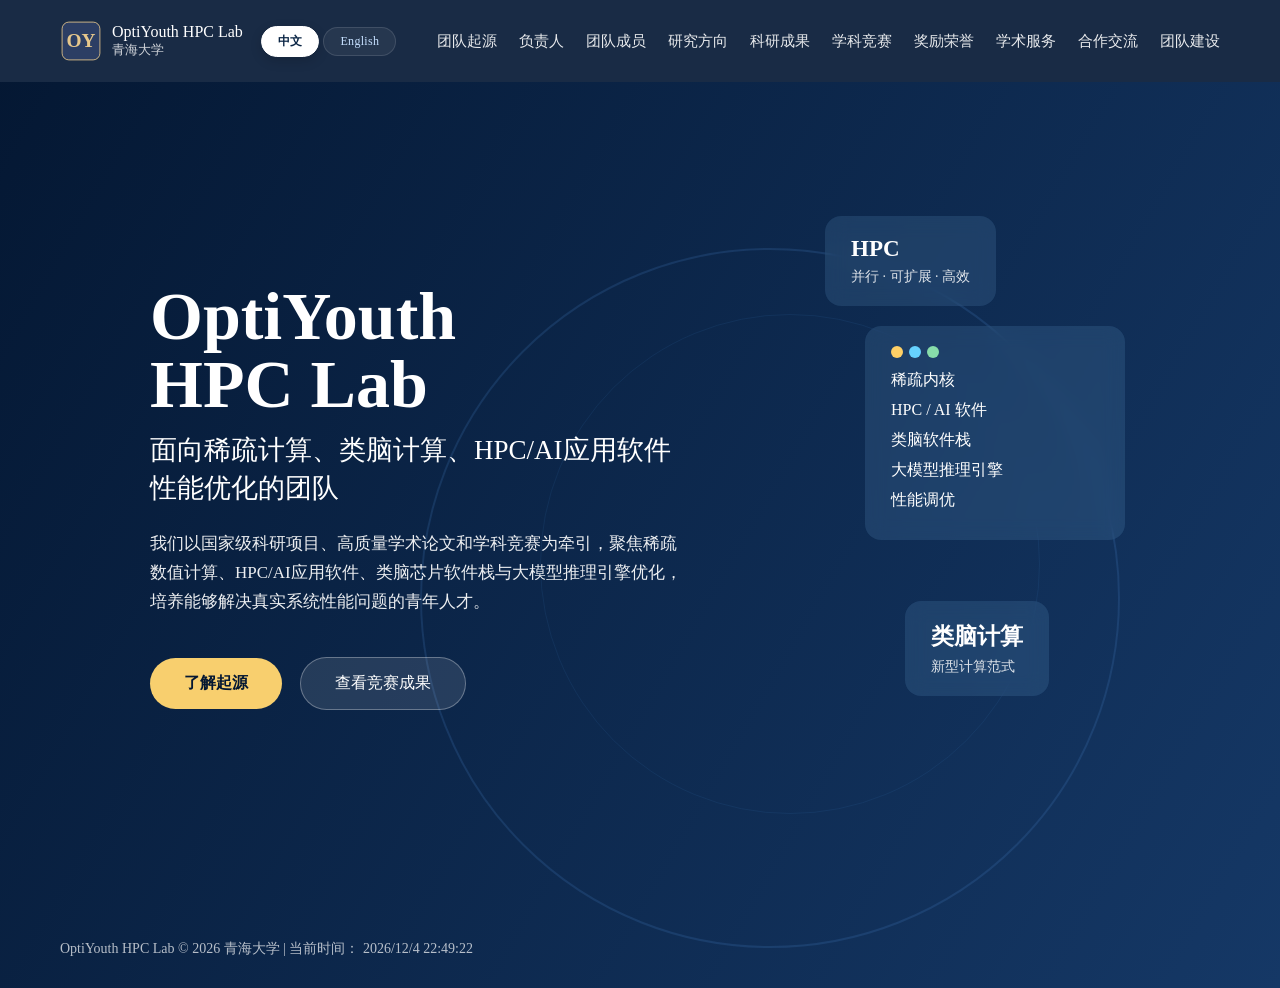
<file: index.html>
<!DOCTYPE html>

<html lang="zh-CN">
<head>
    <meta charset="utf-8" />
    <meta content="width=device-width, initial-scale=1.0" name="viewport" />
    <title>OptiYouth HPC Lab | Qinghai University</title>
    <style>
        *, *::before, *::after {
            box-sizing: border-box;
            margin: 0;
            padding: 0;
        }

        .nav {
            width: 100%;
            background-color: #192b45;
            padding: 16px 0;
            border-bottom: none;
        }

        .nav-inner {
            max-width: 1280px;
            width: min(92%,1280px);
            margin: 0 auto;
            display: flex;
            justify-content: space-between;
            align-items: center;
        }

        .brand {
            display: flex;
            align-items: center;
            gap: 10px;
            text-decoration: none;
        }

        .brand-mark {
            width: 40px;
            height: 40px;
            background: #283c60;
            color: #c6e0ff;
            border-radius: 8px;
            display: flex;
            align-items: center;
            justify-content: center;
            font-weight: bold;
        }

        .nav-links {
            display: flex;
            gap: 24px;
        }

            .nav-links a {
                color: #c6e0ff;
                text-decoration: none;
                font-size: 14px;
            }

                .nav-links a:hover {
                    opacity: 0.8;
                }

        .footer {
            margin-top: 80px;
            padding: 25px 0;
            border-top: 1px solid #eee;
            text-align: center;
            color: #666;
        }
        /* 原图深蓝渐变背景 */
        body {
            margin: 0;
            background: linear-gradient(120deg, #041732, #153866);
            color: #ffffff;
            overflow-x: hidden;
        }

        .hero-wrap {
            position: relative;
            min-height: 92vh;
            display: flex;
            align-items: center;
            padding: 0 60px;
        }
        /* 半透明空心圆环 整体左移 */
        .circle-bg-1 {
            position: absolute;
            width: 700px;
            height: 700px;
            border-radius: 50%;
            border: 2px solid rgba(80, 140, 210, 0.18);
            background: transparent;
            right: 160px;
            top: 20%;
            z-index: 1;
        }

        .circle-bg-2 {
            position: absolute;
            width: 500px;
            height: 500px;
            border-radius: 50%;
            border: 1px solid rgba(60, 120, 190, 0.12);
            background: transparent;
            right: 240px;
            top: 28%;
            z-index: 1;
        }
        /* 左侧文字向中间偏移 */
        .left-content {
            position: relative;
            z-index: 3;
            flex: 1;
            padding-left: 90px;
        }

        .right-cards-group {
            position: relative;
            z-index: 3;
            flex: 1;
            height: 600px;
            left: 80px;
        }
        /* 磨砂卡片浅蓝通透质感 */
        .glass-card {
            background: rgba(130, 190, 240, 0.14);
            backdrop-filter: blur(10px);
            border-radius: 16px;
            padding: 20px 26px;
            position: absolute;
        }

        .card-top {
            top: 20px;
            left: 60px;
        }
        /* 中间卡片加宽 */
        .card-middle {
            top: 130px;
            left: 100px;
            width: 260px;
        }
        /* 底部卡片向上移动 */
        .card-bottom {
            bottom: 100px;
            left: 140px;
        }
        /* 文字样式 */
        .left-content h1 {
            font-size: 68px;
            line-height: 1;
            margin: 0 0 14px;
        }

        .left-content h2 {
            font-size: 27px;
            font-weight: normal;
            margin: 0 0 22px;
            line-height: 1.4;
        }

        .left-content p {
            font-size: 17px;
            line-height: 1.7;
            opacity: 0.92;
            max-width: 630px;
            margin-bottom: 40px;
        }
        /* 跳转按钮 */
        .btn-group a {
            text-decoration: none;
            font-size: 16px;
            padding: 15px 34px;
            border-radius: 999px;
            margin-right: 14px;
            display: inline-block;
        }

        .btn-origin {
            background: #f8cf6e;
            color: #041732;
            font-weight: bold;
        }

        .btn-comp {
            background: rgba(255,255,255,0.11);
            border: 1px solid rgba(255,255,255,0.3);
            color: #fff;
        }

        .glass-card h4 {
            margin: 0 0 6px;
            font-size: 23px;
        }

        .glass-card p {
            margin: 0;
            font-size: 14px;
            opacity: 0.85;
        }

        .glass-card li {
            list-style: none;
            margin: 9px 0;
            font-size: 16px;
            padding: 0;
        }
        /* 导航栏 */
        .nav {
            display: flex;
            justify-content: space-between;
            align-items: center;
            padding: 20px 60px;
        }

        .brand {
            display: flex;
            align-items: center;
            gap: 10px;
            color: white;
            text-decoration: none;
        }

        .nav-links a {
            color: #fff;
            text-decoration: none;
            margin-left: 22px;
            font-size: 15px;
            opacity: 0.9;
        }

        /* unified homepage navigation */
        .nav {
            width: 100% !important;
            display: flex !important;
            justify-content: space-between !important;
            align-items: center !important;
            padding: 20px 60px !important;
            background: #192b45 !important;
            border-bottom: none !important;
            box-sizing: border-box !important;
            position: relative !important;
            top: auto !important;
            z-index: 50 !important;
        }

            .nav .brand {
                display: flex !important;
                align-items: center !important;
                gap: 10px !important;
                color: #fff !important;
                text-decoration: none !important;
            }

            .nav .brand-mark {
                width: 42px !important;
                height: 42px !important;
                background: transparent !important;
                border-radius: 0 !important;
                display: flex !important;
                align-items: center !important;
                justify-content: center !important;
                border: none !important;
                padding: 0 !important;
            }

                .nav .brand-mark svg {
                    width: 42px !important;
                    height: 42px !important;
                    display: block !important;
                }

            .nav .nav-links {
                display: flex !important;
                gap: 0 !important;
                align-items: center !important;
            }

                .nav .nav-links a {
                    color: #fff !important;
                    text-decoration: none !important;
                    margin-left: 22px !important;
                    font-size: 15px !important;
                    opacity: 0.9 !important;
                    font-weight: 400 !important;
                }

                    .nav .nav-links a:hover {
                        opacity: 0.8 !important;
                        color: #fff !important;
                    }

        @media(max-width:900px) {
            .nav {
                padding: 18px 24px !important;
            }

                .nav .nav-links {
                    display: none !important;
                }
        }

        /* ---- 语言切换按钮 ---- */
        .lang-switch {
            display: flex;
            gap: 4px;
            align-items: center;
            margin-left: 18px;
            flex-shrink: 0;
        }
        .lang-switch button {
            background: rgba(255,255,255,0.06);
            border: 1px solid rgba(255,255,255,0.12);
            color: #c6e0ff;
            padding: 6px 16px;
            border-radius: 20px;
            cursor: pointer;
            font-size: 12px;
            font-weight: 500;
            transition: all 0.25s;
            font-family: inherit;
            letter-spacing: 0.3px;
        }
        .lang-switch button:hover {
            background: rgba(255,255,255,0.12);
        }
        .lang-switch button.active {
            background: #ffffff;
            color: #0a2545;
            border-color: #ffffff;
            font-weight: 600;
            box-shadow: 0 4px 12px rgba(0,0,0,0.15);
        }
    
/* ---- 移动端汉堡菜单（仅 <=900px） ---- */
.nav-toggle {
    display: none;
    flex-direction: column;
    justify-content: center;
    align-items: center;
    gap: 5px;
    width: 40px;
    height: 40px;
    background: transparent;
    border: none;
    cursor: pointer;
    padding: 8px;
    margin-left: auto;
}
.nav-toggle span {
    display: block;
    width: 24px;
    height: 2px;
    background: #fff;
    border-radius: 2px;
    transition: 0.3s;
}
@media(max-width:900px) {
    .nav-toggle { display: flex !important; }
    .nav {
        position: relative !important;
        flex-wrap: wrap !important;
    }
    .nav-links {
        display: none !important;
        width: 100% !important;
        flex-direction: column !important;
        padding: 8px 24px 16px !important;
        gap: 0 !important;
        background: #192b45 !important;
        border-top: 1px solid rgba(255,255,255,0.1) !important;
        order: 3;
    }
    .nav-links.open {
        display: flex !important;
    }
    .nav-links a {
        margin-left: 0 !important;
        padding: 10px 0 !important;
        border-bottom: 1px solid rgba(255,255,255,0.08) !important;
        font-size: 15px !important;
    }
    .nav-links a:last-child {
        border-bottom: none !important;
    }
}

/* ---- 首页移动端修复（仅 <=900px） ---- */
@media(max-width:900px) {
    .hero-wrap {
        flex-direction: column !important;
        padding: 40px 24px 60px !important;
        min-height: auto !important;
    }
    .left-content {
        padding-left: 0 !important;
        text-align: center;
    }
    .left-content h1 { font-size: 42px !important; }
    .left-content h2 { font-size: 20px !important; }
    .left-content p { max-width: 100% !important; font-size: 15px !important; }
    .btn-group a { margin-bottom: 10px; }
    .right-cards-group {
        position: relative !important;
        left: 0 !important;
        height: auto !important;
        width: 100% !important;
        margin-top: 40px !important;
    }
    .glass-card {
        position: relative !important;
        left: auto !important;
        right: auto !important;
        top: auto !important;
        bottom: auto !important;
        width: 100% !important;
        margin-bottom: 16px !important;
        box-sizing: border-box;
    }
    .circle-bg-1, .circle-bg-2 { display: none !important; }
}
@media(max-width:640px) {
    .left-content h1 { font-size: 32px !important; }
    .left-content h2 { font-size: 18px !important; }
    .hero-wrap { padding: 30px 18px 50px !important; }
}
</style>
</head>
<body>
    <!-- 顶部导航（已添加语言切换按钮） -->
    <nav class="nav">
        <div style="display:flex;align-items:center;">
            <a class="brand" href="index.html" style="display:flex;align-items:center;gap:10px;color:#fff;text-decoration:none;">
                <span class="brand-mark">
                    <svg width="42" height="42" viewBox="0 0 100 100">
                        <rect x="5" y="5" width="90" height="90" rx="16" fill="#2c3e64" stroke="#e6c78c" stroke-width="2" />
                        <text x="50" y="64" font-size="46" font-weight="700" fill="#e6c78c" text-anchor="middle">OY</text>
                    </svg>
                </span>
                <div>
                    <div data-i18n="nav.brand">OptiYouth HPC Lab</div>
                    <div style="font-size:13px;opacity:0.8;" data-i18n="nav.brandSub">青海大学</div>
                </div>
            </a>
            <div class="lang-switch">
                <button class="lang-btn active" data-lang="zh">中文</button>
                <button class="lang-btn" data-lang="en">English</button>
            </div>
        </div>
        <button class="nav-toggle" aria-label="菜单">
            <span></span>
            <span></span>
            <span></span>
        </button>

        <div class="nav-links">
            <a href="subpage/subpages/overview.html" data-i18n="nav.links.overview">团队起源</a>
            <a href="subpage/subpages/leader.html" data-i18n="nav.links.leader">负责人</a>
            <a href="subpage/subpages/member.html" data-i18n="nav.links.member">团队成员</a>
            <a href="subpage/subpages/direction.html" data-i18n="nav.links.direction">研究方向</a>
            <a href="subpage/subpages/research.html" data-i18n="nav.links.research">科研成果</a>
            <a href="subpage/subpages/competition.html" data-i18n="nav.links.competition">学科竞赛</a>
            <a href="subpage/subpages/awards.html" data-i18n="nav.links.awards">奖励荣誉</a>
            <a href="subpage/subpages/academic.html" data-i18n="nav.links.academic">学术服务</a>
            <a href="subpage/subpages/collaboration.html" data-i18n="nav.links.collaboration">合作交流</a>
            <a href="subpage/subpages/building.html" data-i18n="nav.links.building">团队建设</a>
        </div>
    </nav>

    <section class="hero-wrap">
        <div class="circle-bg-1"></div>
        <div class="circle-bg-2"></div>
        <div class="left-content">
            <h1 data-i18n="index.heroTitle">OptiYouth<br />HPC Lab</h1>
            <h2 data-i18n="index.heroSub">面向稀疏计算、类脑计算、HPC/AI应用软件性能优化的团队</h2>
            <p data-i18n="index.heroDesc">我们以国家级科研项目、高质量学术论文和学科竞赛为牵引，聚焦稀疏数值计算、HPC/AI应用软件、类脑芯片软件栈与大模型推理引擎优化，培养能够解决真实系统性能问题的青年人才。</p>
            <div class="btn-group">
                <a class="btn-origin" href="subpage/subpages/overview.html" data-i18n="index.btnOrigin">了解起源</a>
                <a class="btn-comp" href="subpage/subpages/competition.html" data-i18n="index.btnComp">查看竞赛成果</a>
            </div>
        </div>
        <div class="right-cards-group">
            <div class="glass-card card-top">
                <h4 data-i18n="index.cardHpc">HPC</h4>
                <p data-i18n="index.cardHpcSub">Parallel · Scalable · Efficient</p>
            </div>
            <div class="glass-card card-middle">
                <div style="display:flex;gap:6px;margin-bottom:12px;">
                    <span style="width:12px;height:12px;border-radius:50%;background:#ffd066;"></span>
                    <span style="width:12px;height:12px;border-radius:50%;background:#66d2ff;"></span>
                    <span style="width:12px;height:12px;border-radius:50%;background:#88ddaa;"></span>
                </div>
                <ul data-i18n-list="index.cardMiddleItems">
                    <li>Sparse Kernels</li>
                    <li>HPC / AI Software</li>
                    <li>Neuromorphic Stack</li>
                    <li>LLM Inference Engine</li>
                    <li>Performance Tuning</li>
                </ul>
            </div>
            <div class="glass-card card-bottom">
                <h4 data-i18n="index.cardBottom">Brain-inspired Computing</h4>
                <p data-i18n="index.cardBottomSub">新型计算范式</p>
            </div>
        </div>
    </section>

    <footer style="padding:30px 60px;opacity:0.7;font-size:14px;">
        <span data-i18n="index.footer">OptiYouth HPC Lab © 2026 青海大学 | 当前时间：</span>
        <span id="time"></span>
    </footer>

    <script src="subpage/i18n.js"></script>

    <script>
        function timeUpdate() {
            let now = new Date();
            document.getElementById("time").innerText = now.toLocaleString("zh-CN");
        }
        timeUpdate();
        setInterval(timeUpdate, 1000);
    </script>

<script>
    (function() {
        var toggle = document.querySelector('.nav-toggle');
        var menu = document.querySelector('.nav-links');
        if (toggle && menu) {
            toggle.addEventListener('click', function() {
                menu.classList.toggle('open');
            });
        }
    })();
</script>

</body>
</html>
</file>
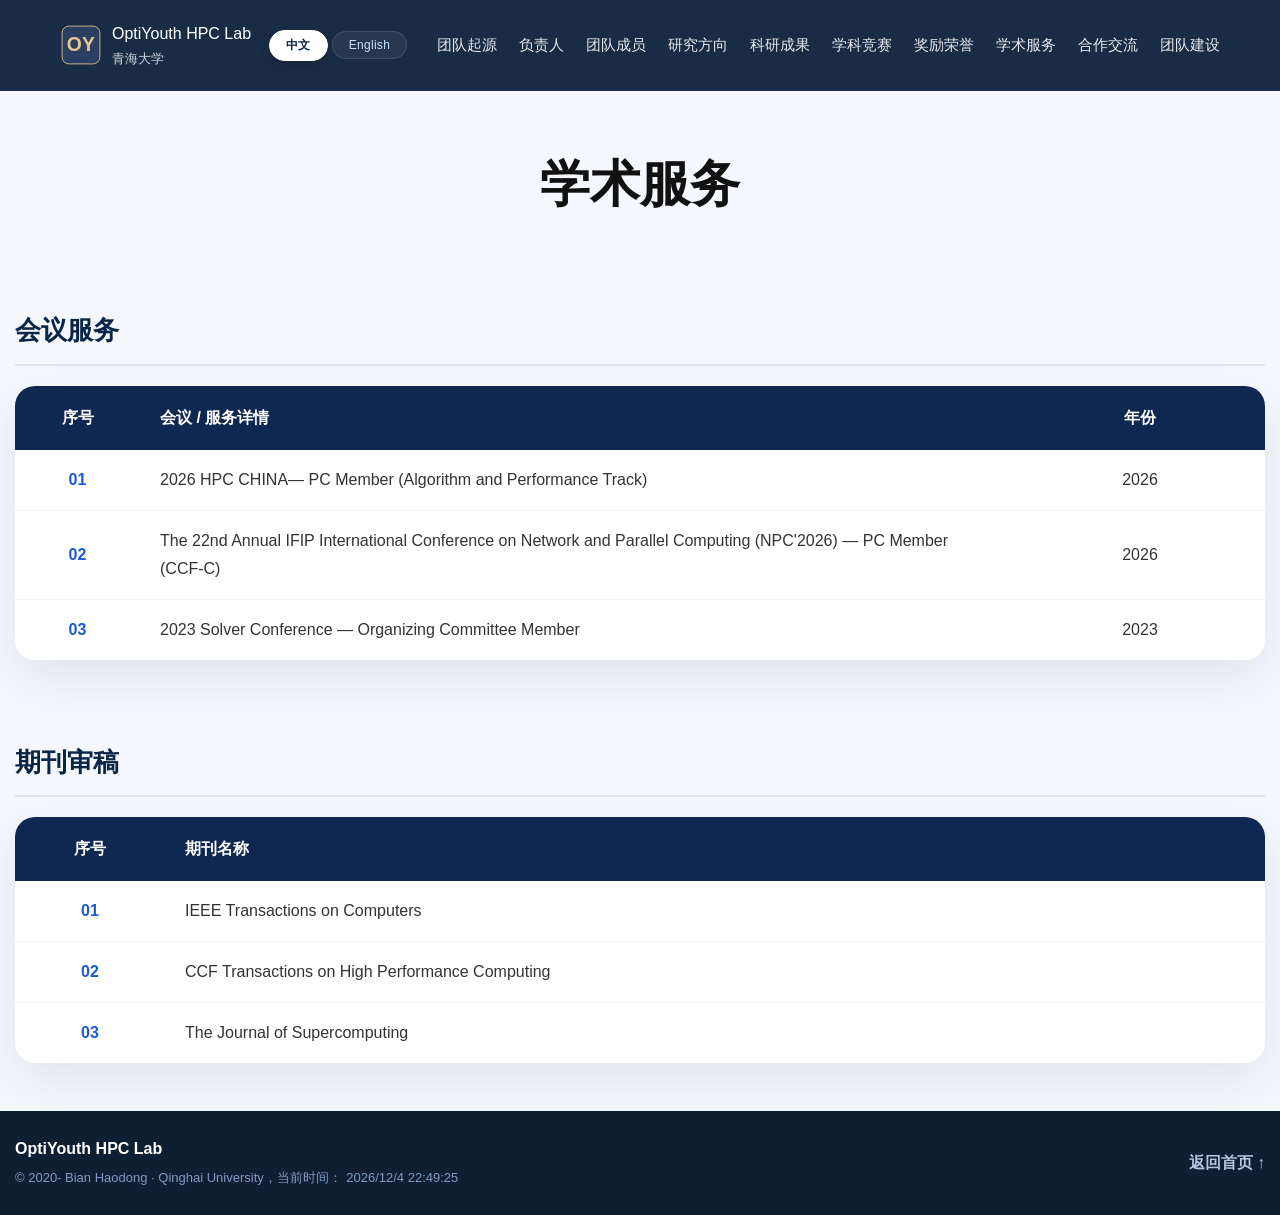
<file: subpage/subpages/academic.html>
<!DOCTYPE html>
<html lang="zh-CN">
<head>
<meta charset="utf-8" />
<meta content="width=device-width, initial-scale=1.0" name="viewport" />
<link href="../styles.css" rel="stylesheet" />
<title>学术服务 | OptiYouth HPC Lab Qinghai University</title>
<style>
    .container {
        max-width: 1280px;
        margin: 0 auto;
        padding: 0 15px;
    }
    .page-header {
        text-align: center;
        margin: 50px 0 40px;
    }
    .main-title {
        font-size: 50px;
        font-weight: bold;
        color: #111;
        margin: 0 0 14px;
    }
    .section-title {
        font-size: 26px;
        font-weight: bold;
        color: #0a2545;
        margin: 40px 0 20px 0;
        padding-bottom: 10px;
        border-bottom: 2px solid #dce3ed;
        display: inline-block;
        width: 100%;
    }
    .table-card {
        background: #fff;
        border-radius: 20px;
        box-shadow: 0 18px 48px rgba(7, 21, 40, 0.08);
        overflow: hidden;
        margin-bottom: 40px;
    }
    .award-table {
        width: 100%;
        border-collapse: collapse;
        text-align: left;
        font-size: 16px;
    }
    .award-table th {
        background: #0f2852;
        color: #ffffff;
        padding: 18px 20px;
        font-weight: 600;
    }
    .award-table td {
        padding: 16px 20px;
        border-bottom: 1px solid #f0f3f8;
        color: #333;
        vertical-align: middle;
    }
    .award-table tbody tr:last-child td {
        border-bottom: none;
    }
    .row-num {
        color: #1c5bd6;
        font-weight: bold;
    }
    .detail-text strong {
        font-weight: 600;
        color: #0a2545;
    }

    /* 会议表格：3列 */
    .conf-table th:first-child,
    .conf-table td:first-child {
        width: 10%;
        text-align: center;
    }
    .conf-table th:nth-child(2),
    .conf-table td:nth-child(2) {
        width: 70%;
    }
    .conf-table th:last-child,
    .conf-table td:last-child {
        width: 20%;
        text-align: center;
    }

    /* 期刊表格：2列 */
    .journal-table th:first-child,
    .journal-table td:first-child {
        width: 12%;
        text-align: center;
    }
    .journal-table th:last-child,
    .journal-table td:last-child {
        width: 88%;
    }

    @media (max-width: 720px) {
        .award-table {
            font-size: 14px;
        }
        .award-table th,
        .award-table td {
            padding: 12px 10px;
        }
    }

    /* ===== 导航栏 ===== */
    .nav {
        width: 100% !important;
        display: flex !important;
        justify-content: space-between !important;
        align-items: center !important;
        padding: 20px 60px !important;
        background: #192b45 !important;
        border-bottom: none !important;
        box-sizing: border-box !important;
        position: relative !important;
        top: auto !important;
        z-index: 50 !important;
    }
    .nav .brand {
        display: flex !important;
        align-items: center !important;
        gap: 10px !important;
        color: #fff !important;
        text-decoration: none !important;
    }
    .nav .brand-mark {
        width: 42px !important;
        height: 42px !important;
        background: transparent !important;
        border-radius: 0 !important;
        display: flex !important;
        align-items: center !important;
        justify-content: center !important;
        border: none !important;
        padding: 0 !important;
    }
    .nav .brand-mark svg {
        width: 42px !important;
        height: 42px !important;
        display: block !important;
    }
    .nav .nav-links {
        display: flex !important;
        gap: 0 !important;
        align-items: center !important;
    }
    .nav .nav-links a {
        color: #fff !important;
        text-decoration: none !important;
        margin-left: 22px !important;
        font-size: 15px !important;
        opacity: 0.9 !important;
        font-weight: 400 !important;
    }
    .nav .nav-links a:hover { opacity: 0.8 !important; color: #fff !important; }
    @media (max-width: 900px) {
        .nav { padding: 18px 24px !important; }
        .nav .nav-links { display: none !important; }
    }
    .nav-toggle {
        display: none;
        flex-direction: column;
        justify-content: center;
        align-items: center;
        gap: 5px;
        width: 40px;
        height: 40px;
        background: transparent;
        border: none;
        cursor: pointer;
        padding: 8px;
        margin-left: auto;
    }
    .nav-toggle span {
        display: block;
        width: 24px;
        height: 2px;
        background: #fff;
        border-radius: 2px;
        transition: 0.3s;
    }
    @media (max-width: 900px) {
        .nav-toggle { display: flex !important; }
        .nav {
            position: relative !important;
            flex-wrap: wrap !important;
        }
        .nav-links {
            display: none !important;
            width: 100% !important;
            flex-direction: column !important;
            padding: 8px 24px 16px !important;
            gap: 0 !important;
            background: #192b45 !important;
            border-top: 1px solid rgba(255,255,255,0.1) !important;
            order: 3;
        }
        .nav-links.open {
            display: flex !important;
        }
        .nav-links a {
            margin-left: 0 !important;
            padding: 10px 0 !important;
            border-bottom: 1px solid rgba(255,255,255,0.08) !important;
            font-size: 15px !important;
        }
        .nav-links a:last-child {
            border-bottom: none !important;
        }
    }
    @media (max-width: 900px) {
        .table-card { overflow-x: auto !important; }
        .conf-table { min-width: 600px; }
        .journal-table { min-width: 400px; }
    }
    @media (max-width: 640px) {
        .main-title { font-size: 32px !important; }
        .section-title { font-size: 20px !important; }
    }

    /* ===== 页脚 ===== */
    .footer {
        background: #0f1f33;
        color: #b0c4de;
        padding: 24px 0;
        margin-top: 48px;
    }
    .footer-inner {
        max-width: 1280px;
        margin: 0 auto;
        padding: 0 15px;
        display: flex;
        justify-content: space-between;
        align-items: center;
        flex-wrap: wrap;
        gap: 12px;
    }
    .footer-inner a {
        color: #b0c4de;
        text-decoration: none;
    }
    .footer-inner a:hover {
        color: #fff;
    }
</style>
</head>
<body>
    <!-- ===== 导航栏 ===== -->
    <nav class="nav">
        <div style="display:flex;align-items:center;">
            <a class="brand" href="../../index.html" style="display:flex;align-items:center;gap:10px;color:#fff;text-decoration:none;">
                <span class="brand-mark">
                    <svg width="42" height="42" viewBox="0 0 100 100">
                        <rect x="5" y="5" width="90" height="90" rx="16" fill="#2c3e64" stroke="#e6c78c" stroke-width="2" />
                        <text x="50" y="64" font-size="46" font-weight="700" fill="#e6c78c" text-anchor="middle">OY</text>
                    </svg>
                </span>
                <div>
                    <div data-i18n="nav.brand">OptiYouth HPC Lab</div>
                    <div style="font-size:13px;opacity:0.8;" data-i18n="nav.brandSub">Qinghai University</div>
                </div>
            </a>
            <div class="lang-switch">
                <button class="lang-btn active" data-lang="zh">中文</button>
                <button class="lang-btn" data-lang="en">English</button>
            </div>
        </div>
        <button class="nav-toggle" aria-label="菜单">
            <span></span>
            <span></span>
            <span></span>
        </button>
        <div class="nav-links">
            <a href="../../subpage/subpages/overview.html" data-i18n="nav.links.overview">团队起源</a>
            <a href="../../subpage/subpages/leader.html" data-i18n="nav.links.leader">负责人</a>
            <a href="../../subpage/subpages/member.html" data-i18n="nav.links.member">团队成员</a>
            <a href="../../subpage/subpages/direction.html" data-i18n="nav.links.direction">研究方向</a>
            <a href="../../subpage/subpages/research.html" data-i18n="nav.links.research">科研成果</a>
            <a href="../../subpage/subpages/competition.html" data-i18n="nav.links.competition">学科竞赛</a>
            <a href="../../subpage/subpages/awards.html" data-i18n="nav.links.awards">奖励荣誉</a>
            <a href="../../subpage/subpages/academic.html" data-i18n="nav.links.academic" style="color:#f8cf6e;">学术服务</a>
            <a href="../../subpage/subpages/collaboration.html" data-i18n="nav.links.collaboration">合作交流</a>
            <a href="../../subpage/subpages/building.html" data-i18n="nav.links.building">团队建设</a>
        </div>
    </nav>

    <!-- ===== 主体 ===== -->
    <main>
        <div class="container">
            <div class="page-header">
                <h1 class="main-title" data-i18n="academic.title">学术服务</h1>
            </div>

            <!-- ====== 会议服务 ====== -->
            <h2 class="section-title" data-i18n="academic.confTitle">会议服务</h2>
            <div class="table-card">
                <table class="award-table conf-table">
                    <thead>
                        <tr>
                            <th data-i18n="academic.thSerial">序号</th>
                            <th data-i18n="academic.thDetail">会议 / 服务详情</th>
                            <th data-i18n="academic.thYear">年份</th>
                        </tr>
                    </thead>
                    <tbody>
                        <tr>
                            <td><span class="row-num">01</span></td>
                            <td class="detail-text" data-i18n="academic.conf1Detail"><strong>2026 HPC CHINA</strong> — PC Member (Algorithm and Performance Track)</td>
                            <td data-i18n="academic.conf1Year">2026</td>
                        </tr>
                        <tr>
                            <td><span class="row-num">02</span></td>
                            <td class="detail-text" data-i18n="academic.conf2Detail"><strong>The 22nd Annual IFIP International Conference on Network and Parallel Computing (NPC'2026)</strong> — PC Member (CCF-C)</td>
                            <td data-i18n="academic.conf2Year">2026</td>
                        </tr>
                        <tr>
                            <td><span class="row-num">03</span></td>
                            <td class="detail-text" data-i18n="academic.conf3Detail"><strong>2023 Solver Conference</strong> — Organizing Committee Member</td>
                            <td data-i18n="academic.conf3Year">2023</td>
                        </tr>
                    </tbody>
                </table>
            </div>

            <!-- ====== 期刊审稿 ====== -->
            <h2 class="section-title" data-i18n="academic.journalTitle">期刊审稿</h2>
            <div class="table-card">
                <table class="award-table journal-table">
                    <thead>
                        <tr>
                            <th data-i18n="academic.thSerial">序号</th>
                            <th data-i18n="academic.thJournalName">期刊名称</th>
                        </tr>
                    </thead>
                    <tbody>
                        <tr>
                            <td><span class="row-num">01</span></td>
                            <td data-i18n="academic.journal1">IEEE Transactions on Computers</td>
                        </tr>
                        <tr>
                            <td><span class="row-num">02</span></td>
                            <td data-i18n="academic.journal2">CCF Transactions on High Performance Computing</td>
                        </tr>
                        <tr>
                            <td><span class="row-num">03</span></td>
                            <td data-i18n="academic.journal3">The Journal of Supercomputing</td>
                        </tr>
                    </tbody>
                </table>
            </div>
        </div>
    </main>

    <!-- ===== 页脚 ===== -->
    <footer class="footer">
        <div class="container footer-inner">
            <div>
                <strong data-i18n="footer.brand">OptiYouth HPC Lab Qinghai University</strong>
                <span data-i18n="footer.copyright">© 2020-2026 边浩东 | 当前时间：</span>
                <span id="time"></span>
            </div>
            <a href="../../index.html" data-i18n="footer.backHome">返回首页 ↑</a>
        </div>
    </footer>

    <!-- ===== 脚本 ===== -->
    <script src="../i18n.js"></script>
    <script>
        function updateTime() {
            let now = new Date();
            document.getElementById("time").innerText = now.toLocaleString("zh-CN", { hour12: false });
        }
        updateTime();
        setInterval(updateTime, 1000);
    </script>
    <script>
        (function() {
            var toggle = document.querySelector('.nav-toggle');
            var menu = document.querySelector('.nav-links');
            if (toggle && menu) {
                toggle.addEventListener('click', function() {
                    menu.classList.toggle('open');
                });
            }
        })();
    </script>
</body>
</html>
</file>
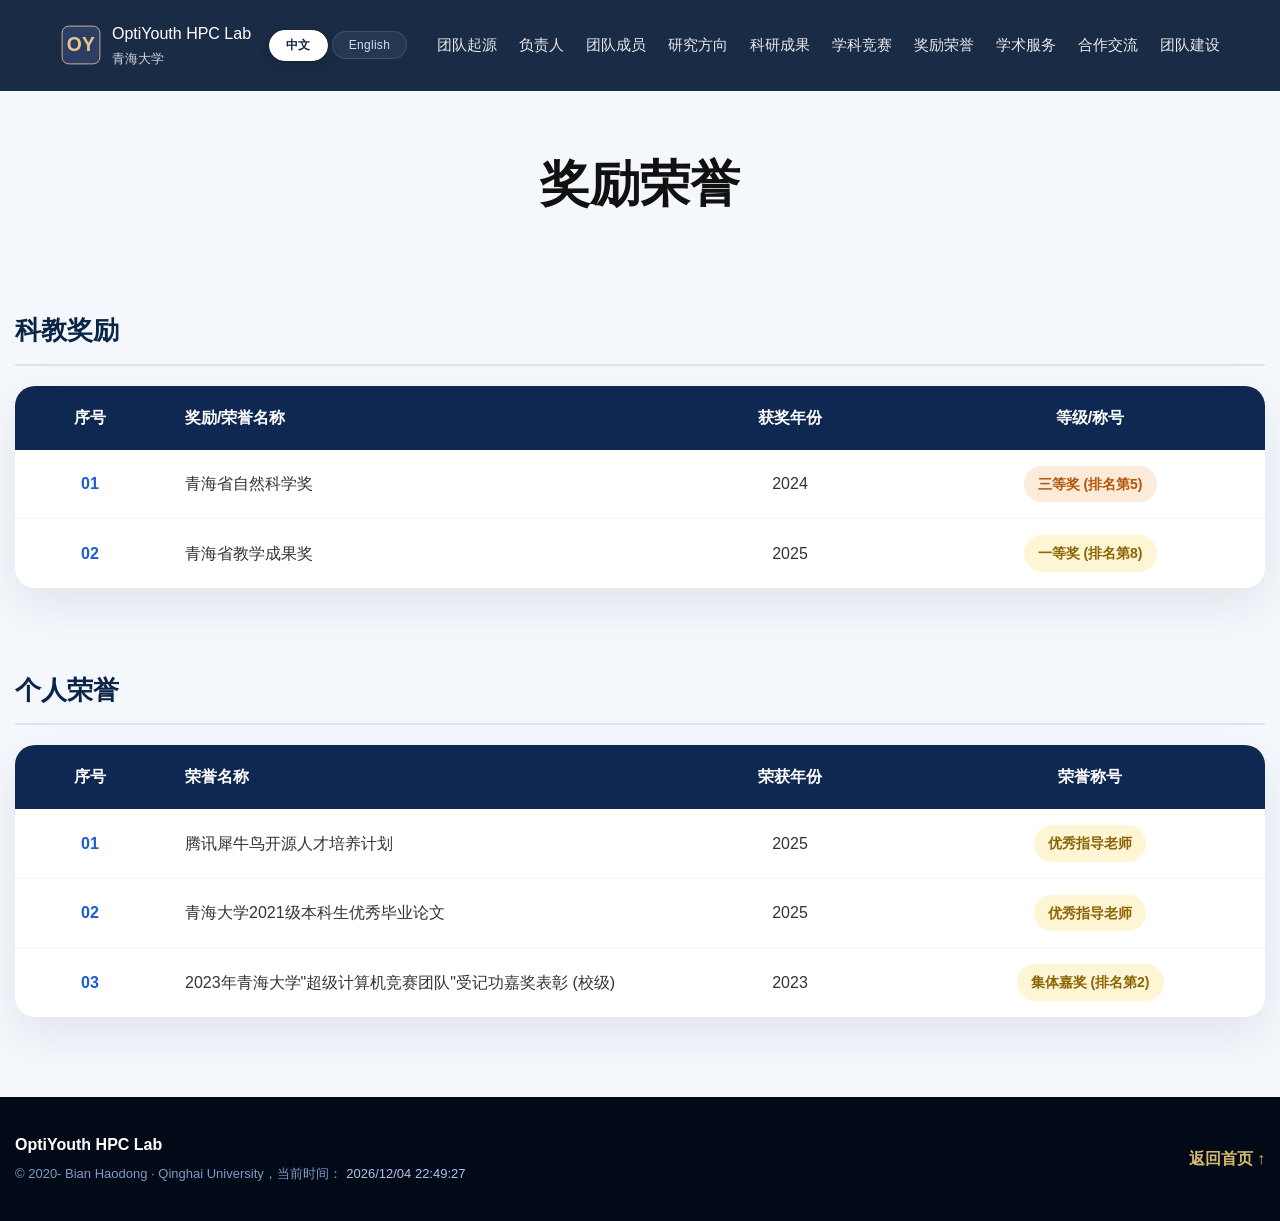
<file: subpage/subpages/awards.html>
<!DOCTYPE html>
<html lang="zh-CN">
<head>
<meta charset="utf-8"/>
<meta content="width=device-width, initial-scale=1.0" name="viewport"/>
<link href="../styles.css" rel="stylesheet"/>
<title>奖励荣誉 | OptiYouth HPC Lab Qinghai University</title>
<style>
    /* unified homepage navigation */
    .nav {
        width: 100% !important;
        display: flex !important;
        justify-content: space-between !important;
        align-items: center !important;
        padding: 20px 60px !important;
        background: #192b45 !important;
        border-bottom: none !important;
        box-sizing: border-box !important;
        position: relative !important;
        top: auto !important;
        z-index: 50 !important;
    }

        .nav .brand {
            display: flex !important;
            align-items: center !important;
            gap: 10px !important;
            color: #fff !important;
            text-decoration: none !important;
        }

        .nav .brand-mark {
            width: 42px !important;
            height: 42px !important;
            background: transparent !important;
            border-radius: 0 !important;
            display: flex !important;
            align-items: center !important;
            justify-content: center !important;
            border: none !important;
            padding: 0 !important;
        }

            .nav .brand-mark svg {
                width: 42px !important;
                height: 42px !important;
                display: block !important;
            }

        .nav .nav-links {
            display: flex !important;
            gap: 0 !important;
            align-items: center !important;
        }

            .nav .nav-links a {
                color: #fff !important;
                text-decoration: none !important;
                margin-left: 22px !important;
                font-size: 15px !important;
                opacity: 0.9 !important;
                font-weight: 400 !important;
            }

                .nav .nav-links a:hover {
                    opacity: 0.8 !important;
                    color: #fff !important;
                }

    @media(max-width:900px) {
        .nav {
            padding: 18px 24px !important;
        }

            .nav .nav-links {
                display: none !important;
            }
    }


    /* 统一页脚排版 */
    .footer {
        background: #020A18 !important;
        color: #AFC3E8 !important;
        padding: 34px 0 !important;
        margin-top: 80px !important;
    }

        .footer .footer-inner {
            display: flex !important;
            justify-content: space-between !important;
            align-items: center !important;
        }

        .footer a {
            color: #D8B970 !important;
            font-weight: 900 !important;
            text-decoration: none !important;
        }
    .container {
        max-width: 1280px;
        margin: 0 auto;
        padding: 0 15px;
    }

    .page-header {
        text-align: center;
        margin: 50px 0 40px;
    }

    .page-sub-en {
        font-size: 18px;
        color: #777;
        letter-spacing: 2px;
        margin: 0 0 10px;
    }

    .main-title {
        font-size: 50px;
        font-weight: bold;
        color: #111;
        margin: 0 0 14px;
    }

    /* 表格模块包裹 */
    .section-title {
        font-size: 26px;
        font-weight: bold;
        color: #0a2545;
        margin: 40px 0 20px 0;
        padding-bottom: 10px;
        border-bottom: 2px solid #dce3ed;
        display: inline-block;
        width: 100%;
    }

    .table-card {
        background: #fff;
        border-radius: 20px;
        box-shadow: 0 18px 48px rgba(7, 21, 40, 0.08);
        overflow: hidden;
        margin-bottom: 40px;
    }

    .award-table {
        width: 100%;
        border-collapse: collapse;
        text-align: left;
        font-size: 16px;
    }

        .award-table th {
            background: #0f2852;
            color: #ffffff;
            padding: 18px 20px;
            font-weight: 600;
        }

    .award-table th:first-child {
        width: 12%;
        text-align: center;
    }
    .award-table th:nth-child(2) {
        width: 40%;
    }
    .award-table th:nth-child(3) {
        width: 20%;
        text-align: center;
    }
    .award-table th:last-child {
        width: 28%;
        text-align: center;
    }

    .award-table td {
        padding: 16px 20px;
        border-bottom: 1px solid #f0f3f8;
        color: #333;
    }

    .award-table tbody tr:last-child td {
        border-bottom: none;
    }

    .award-table td:first-child,
    .award-table td:nth-child(3),
    .award-table td:last-child {
        text-align: center;
    }

    .award-table .row-num {
        color: #1c5bd6;
        font-weight: bold;
    }

    /* 荣誉标签 */
    .badge {
        display: inline-block;
        padding: 6px 14px;
        border-radius: 99px;
        font-size: 14px;
        font-weight: bold;
        text-align: center;
    }
    .badge-orange {
        background: #fcebd9;
        color: #b35507;
    }
    .badge-yellow {
        background: #fef5d4;
        color: #8b6404;
    }

    @media (max-width: 720px) {
        .award-table {
            font-size: 14px;
        }
        .award-table th,
        .award-table td {
            padding: 12px 10px;
        }
    }

/* ---- 移动端汉堡菜单（仅 <=900px） ---- */
.nav-toggle {
    display: none;
    flex-direction: column;
    justify-content: center;
    align-items: center;
    gap: 5px;
    width: 40px;
    height: 40px;
    background: transparent;
    border: none;
    cursor: pointer;
    padding: 8px;
    margin-left: auto;
}
.nav-toggle span {
    display: block;
    width: 24px;
    height: 2px;
    background: #fff;
    border-radius: 2px;
    transition: 0.3s;
}
@media(max-width:900px) {
    .nav-toggle { display: flex !important; }
    .nav {
        position: relative !important;
        flex-wrap: wrap !important;
    }
    .nav-links {
        display: none !important;
        width: 100% !important;
        flex-direction: column !important;
        padding: 8px 24px 16px !important;
        gap: 0 !important;
        background: #192b45 !important;
        border-top: 1px solid rgba(255,255,255,0.1) !important;
        order: 3;
    }
    .nav-links.open {
        display: flex !important;
    }
    .nav-links a {
        margin-left: 0 !important;
        padding: 10px 0 !important;
        border-bottom: 1px solid rgba(255,255,255,0.08) !important;
        font-size: 15px !important;
    }
    .nav-links a:last-child {
        border-bottom: none !important;
    }
}

/* ---- 奖励荣誉移动端修复（仅 <=900px） ---- */
@media(max-width:900px) {
    .table-card { overflow-x: auto !important; }
    .award-table { min-width: 600px; }
}
@media(max-width:640px) {
    .main-title { font-size: 32px !important; }
    .section-title { font-size: 20px !important; }
}
</style>
</head>
<body>
    <!-- 导航栏（已添加语言切换按钮） -->
    <nav class="nav">
        <div style="display:flex;align-items:center;">
            <a class="brand" href="../../index.html" style="display:flex;align-items:center;gap:10px;color:#fff;text-decoration:none;">
                <span class="brand-mark">
                    <svg width="42" height="42" viewBox="0 0 100 100">
                        <rect x="5" y="5" width="90" height="90" rx="16" fill="#2c3e64" stroke="#e6c78c" stroke-width="2" />
                        <text x="50" y="64" font-size="46" font-weight="700" fill="#e6c78c" text-anchor="middle">OY</text>
                    </svg>
                </span>
                <div>
                    <div data-i18n="nav.brand">OptiYouth HPC Lab</div>
                    <div style="font-size:13px;opacity:0.8;" data-i18n="nav.brandSub">Qinghai University</div>
                </div>
            </a>
            <div class="lang-switch">
                <button class="lang-btn active" data-lang="zh">中文</button>
                <button class="lang-btn" data-lang="en">English</button>
            </div>
        </div>
        <button class="nav-toggle" aria-label="菜单">
            <span></span>
            <span></span>
            <span></span>
        </button>

        <div class="nav-links">
            <a href="../../subpage/subpages/overview.html" data-i18n="nav.links.overview">团队起源</a>
            <a href="../../subpage/subpages/leader.html" data-i18n="nav.links.leader">负责人</a>
            <a href="../../subpage/subpages/member.html" data-i18n="nav.links.member">团队成员</a>
            <a href="../../subpage/subpages/direction.html" data-i18n="nav.links.direction">研究方向</a>
            <a href="../../subpage/subpages/research.html" data-i18n="nav.links.research">科研成果</a>
            <a href="../../subpage/subpages/competition.html" data-i18n="nav.links.competition">学科竞赛</a>
            <a href="../../subpage/subpages/awards.html" data-i18n="nav.links.awards">奖励荣誉</a>
            <a href="../../subpage/subpages/academic.html" data-i18n="nav.links.academic">学术服务</a>
            <a href="../../subpage/subpages/collaboration.html" data-i18n="nav.links.collaboration">合作交流</a>
            <a href="../../subpage/subpages/building.html" data-i18n="nav.links.building">团队建设</a>
        </div>
    </nav>

    <main>
        <div class="container">
            <div class="page-header">
                
                <h1 class="main-title" data-i18n="awards.title">奖励荣誉</h1>
            </div>

            <!-- 科教奖励 -->
            <h2 class="section-title" data-i18n="awards.eduTitle">科教奖励</h2>
            <div class="table-card">
                <table class="award-table">
                    <thead>
                        <tr>
                            <th data-i18n="awards.thSerial">序号</th>
                            <th data-i18n="awards.thName">奖励/荣誉名称</th>
                            <th data-i18n="awards.thYear">获奖年份</th>
                            <th data-i18n="awards.thLevel">等级/称号</th>
                        </tr>
                    </thead>
                    <tbody>
                        <tr>
                            <td><span class="row-num">01</span></td>
                            <td data-i18n="awards.eduItem1">青海省自然科学奖</td>
                            <td>2024</td>
                            <td><span class="badge badge-orange" data-i18n="awards.eduItem1Level">三等奖 (排名第5)</span></td>
                        </tr>
                        <tr>
                            <td><span class="row-num">02</span></td>
                            <td data-i18n="awards.eduItem2">青海省教学成果奖</td>
                            <td>2025</td>
                            <td><span class="badge badge-yellow" data-i18n="awards.eduItem2Level">一等奖 (排名第8)</span></td>
                        </tr>
                    </tbody>
                </table>
            </div>

            <!-- 个人荣誉 -->
            <h2 class="section-title" data-i18n="awards.personTitle">个人荣誉</h2>
            <div class="table-card">
                <table class="award-table">
                    <thead>
                        <tr>
                            <th data-i18n="awards.thSerial">序号</th>
                            <th data-i18n="awards.thPersonName">荣誉名称</th>
                            <th data-i18n="awards.thPersonYear">荣获年份</th>
                            <th data-i18n="awards.thPersonLevel">荣誉称号</th>
                        </tr>
                    </thead>
                    <tbody>
                        <tr>
                            <td><span class="row-num">01</span></td>
                            <td data-i18n="awards.personItem1">腾讯犀牛鸟开源人才培养计划</td>
                            <td>2025</td>
                            <td><span class="badge badge-yellow" data-i18n="awards.personItem1Level">优秀指导老师</span></td>
                        </tr>
                        <tr>
                            <td><span class="row-num">02</span></td>
                            <td data-i18n="awards.personItem2">青海大学2021级本科生优秀毕业论文</td>
                            <td>2025</td>
                            <td><span class="badge badge-yellow" data-i18n="awards.personItem2Level">优秀指导老师</span></td>
                        </tr>
                        <tr>
                            <td><span class="row-num">03</span></td>
                            <td data-i18n="awards.personItem3">2023年青海大学"超级计算机竞赛团队"受记功嘉奖表彰 (校级)</td>
                            <td>2023</td>
                            <td><span class="badge badge-yellow" data-i18n="awards.personItem3Level">集体嘉奖 (排名第2)</span></td>
                        </tr>
                    </tbody>
                </table>
            </div>
        </div>
    </main>

    <footer class="footer">
        <div class="container footer-inner">
            <div>
                <strong data-i18n="footer.brand">OptiYouth HPC Lab</strong>
                <span data-i18n="footer.copyright">© 2020-   Bian Haodong · Qinghai University，当前时间：</span>
                <span id="current-time">正在加载...</span>
            </div>
            <a href="../../index.html" data-i18n="footer.backHome">返回首页 ↑</a>
        </div>
    </footer>

    <script src="../i18n.js"></script>

    <script data-optiyouth-time="true">
        (function () {
            function updateCurrentTime() {
                var el = document.getElementById('current-time');
                if (!el) return;
                var now = new Date();
                var text = now.toLocaleString('zh-CN', {
                    year: 'numeric',
                    month: '2-digit',
                    day: '2-digit',
                    hour: '2-digit',
                    minute: '2-digit',
                    second: '2-digit',
                    hour12: false
                });
                el.textContent = text;
            }
            updateCurrentTime();
            setInterval(updateCurrentTime, 1000);
        })();
    </script>

<script>
    (function() {
        var toggle = document.querySelector('.nav-toggle');
        var menu = document.querySelector('.nav-links');
        if (toggle && menu) {
            toggle.addEventListener('click', function() {
                menu.classList.toggle('open');
            });
        }
    })();
</script>

</body>
</html>
</file>
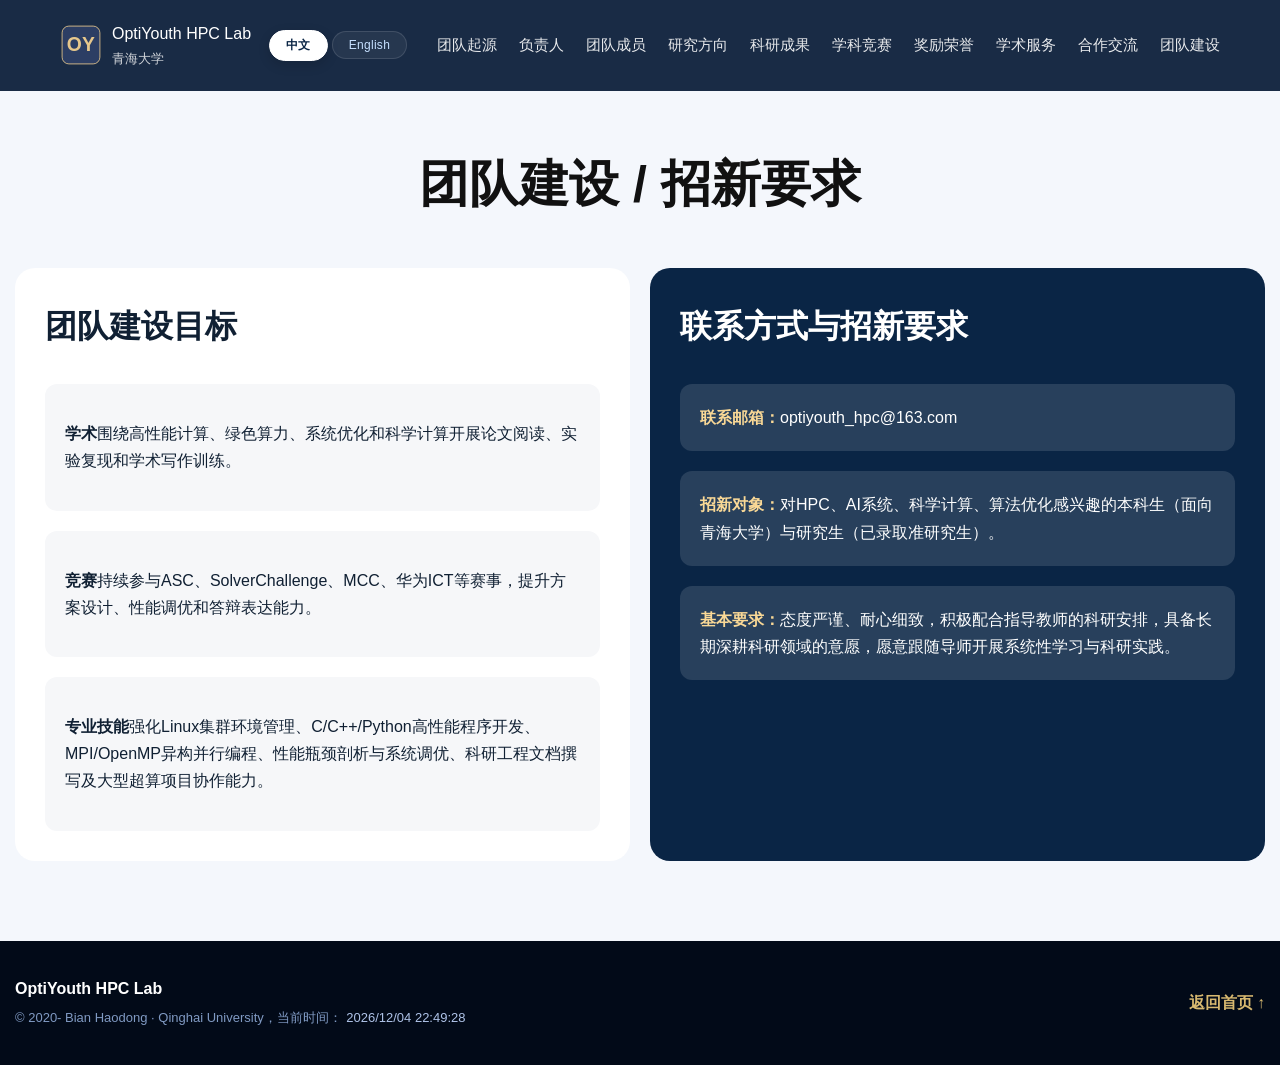
<file: subpage/subpages/building.html>
<!DOCTYPE html>

<html lang="zh-CN">
<head>
<meta charset="utf-8"/>
<meta content="width=device-width, initial-scale=1.0" name="viewport"/>
<link href="../styles.css" rel="stylesheet"/>
<title>团队建设 / 招新 | OptiYouth HPC Lab Qinghai University</title>
<style>
    /* 仅覆盖这一页的 footer 样式 */
    .footer {
        margin-top: 80px !important;
    }
        .container {
            max-width: 1280px;
            margin: 0 auto;
            padding: 0 15px;
        }

        .page-header {
            text-align: center;
            margin: 50px 0 40px;
        }

        .page-sub-en {
            font-size: 18px;
            color: #777;
            letter-spacing: 2px;
            margin: 0 0 10px;
        }

        .main-title {
            font-size: 50px;
            font-weight: bold;
            color: #111;
            margin: 0 0 14px;
        }
        /* 左右双栏容器 */
        .two-column-wrap {
            display: grid;
            grid-template-columns: 1fr 1fr;
            gap: 20px;
        }
        /* 左侧白色板块 */
        .col-left {
            background: #fff;
            border-radius: 20px;
            padding: 30px;
        }

            .col-left .small-title {
                color: #406099;
                font-size: 14px;
                letter-spacing: 1px;
                margin: 0 0 12px;
            }

            .col-left h2 {
                font-size: 32px;
                margin: 0 0 30px;
            }

        .goal-item {
            background: #f6f7f9;
            border-radius: 12px;
            padding: 20px;
            margin-bottom: 20px;
            line-height: 1.7;
            font-size: 16px;
        }

            .goal-item:last-child {
                margin-bottom: 0;
            }

            .goal-item strong {
                font-weight: bold;
            }
        /* 右侧深蓝色板块 */
        .col-right {
            background: #0a2545;
            border-radius: 20px;
            padding: 30px;
            color: #fff;
        }

            .col-right .small-title {
                color: #f2d088;
                font-size: 14px;
                letter-spacing: 1px;
                margin: 0 0 12px;
            }

            .col-right h2 {
                font-size: 32px;
                margin: 0 0 30px;
            }

        .contact-item {
            background: rgba(255,255,255,0.12);
            border-radius: 12px;
            padding: 20px;
            margin-bottom: 20px;
            line-height: 1.7;
            font-size: 16px;
        }

            .contact-item:last-child {
                margin-bottom: 0;
            }

            .contact-item strong {
                color: #f9d896;
                font-weight: bold;
            }
      

/* unified homepage navigation */
.nav{
  width:100% !important;
  display:flex !important;
  justify-content:space-between !important;
  align-items:center !important;
  padding:20px 60px !important;
  background:#192b45 !important;
  border-bottom:none !important;
  box-sizing:border-box !important;
  position:relative !important;
  top:auto !important;
  z-index:50 !important;
}
.nav .brand{
  display:flex !important;
  align-items:center !important;
  gap:10px !important;
  color:#fff !important;
  text-decoration:none !important;
}
    .nav .brand-mark {
        width: 42px !important;
        height: 42px !important;
        background: transparent !important;
        border-radius: 0 !important;
        display: flex !important;
        align-items: center !important;
        justify-content: center !important;
        border: none !important;
        padding: 0 !important;
    }

        .nav .brand-mark svg {
            width: 42px !important;
            height: 42px !important;
            display: block !important;
        }
.nav .nav-links{
  display:flex !important;
  gap:0 !important;
  align-items:center !important;
}
.nav .nav-links a{
  color:#fff !important;
  text-decoration:none !important;
  margin-left:22px !important;
  font-size:15px !important;
  opacity:0.9 !important;
  font-weight:400 !important;
}
.nav .nav-links a:hover{opacity:0.8 !important;color:#fff !important;}
@media(max-width:900px){
  .nav{padding:18px 24px !important;}
  .nav .nav-links{display:none !important;}
}

/* ---- 移动端汉堡菜单（仅 <=900px） ---- */
.nav-toggle {
    display: none;
    flex-direction: column;
    justify-content: center;
    align-items: center;
    gap: 5px;
    width: 40px;
    height: 40px;
    background: transparent;
    border: none;
    cursor: pointer;
    padding: 8px;
    margin-left: auto;
}
.nav-toggle span {
    display: block;
    width: 24px;
    height: 2px;
    background: #fff;
    border-radius: 2px;
    transition: 0.3s;
}
@media(max-width:900px) {
    .nav-toggle { display: flex !important; }
    .nav {
        position: relative !important;
        flex-wrap: wrap !important;
    }
    .nav-links {
        display: none !important;
        width: 100% !important;
        flex-direction: column !important;
        padding: 8px 24px 16px !important;
        gap: 0 !important;
        background: #192b45 !important;
        border-top: 1px solid rgba(255,255,255,0.1) !important;
        order: 3;
    }
    .nav-links.open {
        display: flex !important;
    }
    .nav-links a {
        margin-left: 0 !important;
        padding: 10px 0 !important;
        border-bottom: 1px solid rgba(255,255,255,0.08) !important;
        font-size: 15px !important;
    }
    .nav-links a:last-child {
        border-bottom: none !important;
    }
}

/* ---- 团队建设移动端修复（仅 <=900px） ---- */
@media(max-width:900px) {
    .two-column-wrap { grid-template-columns: 1fr !important; }
    .col-left, .col-right { padding: 24px !important; }
    .goal-item { padding: 16px !important; font-size: 15px !important; }
    .contact-item { padding: 16px !important; font-size: 15px !important; }
}
@media(max-width:640px) {
    .main-title { font-size: 32px !important; }
    .col-left h2, .col-right h2 { font-size: 24px !important; }
}
</style>
</head>
<body>
    <!-- 导航栏（已添加语言切换按钮） -->
    <nav class="nav">
        <div style="display:flex;align-items:center;">
            <a class="brand" href="../../index.html" style="display:flex;align-items:center;gap:10px;color:#fff;text-decoration:none;">
                <span class="brand-mark">
                    <svg width="42" height="42" viewBox="0 0 100 100">
                        <rect x="5" y="5" width="90" height="90" rx="16" fill="#2c3e64" stroke="#e6c78c" stroke-width="2" />
                        <text x="50" y="64" font-size="46" font-weight="700" fill="#e6c78c" text-anchor="middle">OY</text>
                    </svg>
                </span>
                <div>
                    <div data-i18n="nav.brand">OptiYouth HPC Lab</div>
                    <div style="font-size:13px;opacity:0.8;" data-i18n="nav.brandSub">Qinghai University</div>
                </div>
            </a>
            <div class="lang-switch">
                <button class="lang-btn active" data-lang="zh">中文</button>
                <button class="lang-btn" data-lang="en">English</button>
            </div>
        </div>
        <button class="nav-toggle" aria-label="菜单">
            <span></span>
            <span></span>
            <span></span>
        </button>

        <div class="nav-links">
            <a href="../../subpage/subpages/overview.html" data-i18n="nav.links.overview">团队起源</a>
            <a href="../../subpage/subpages/leader.html" data-i18n="nav.links.leader">负责人</a>
            <a href="../../subpage/subpages/member.html" data-i18n="nav.links.member">团队成员</a>
            <a href="../../subpage/subpages/direction.html" data-i18n="nav.links.direction">研究方向</a>
            <a href="../../subpage/subpages/research.html" data-i18n="nav.links.research">科研成果</a>
            <a href="../../subpage/subpages/competition.html" data-i18n="nav.links.competition">学科竞赛</a>
            <a href="../../subpage/subpages/awards.html" data-i18n="nav.links.awards">奖励荣誉</a>
            <a href="../../subpage/subpages/academic.html" data-i18n="nav.links.academic">学术服务</a>
            <a href="../../subpage/subpages/collaboration.html" data-i18n="nav.links.collaboration">合作交流</a>
            <a href="../../subpage/subpages/building.html" data-i18n="nav.links.building">团队建设</a>
        </div>
    </nav>

    <main class="container">
        <div class="page-header">
            
            <h1 class="main-title" data-i18n="building.title">团队建设 / 招新要求</h1>
        </div>

        <div class="two-column-wrap">
            <!-- 左侧：团队建设目标 -->
            <div class="col-left">
                
                <h2 data-i18n="building.goalsTitle">团队建设目标</h2>

                <div class="goal-item">
                    <p><strong data-i18n="building.goal1Title">学术：</strong><span data-i18n="building.goal1Desc">围绕高性能计算、绿色算力、系统优化和科学计算开展论文阅读、实验复现和学术写作训练。</span></p>
                </div>
                <div class="goal-item">
                    <p><strong data-i18n="building.goal2Title">竞赛：</strong><span data-i18n="building.goal2Desc">持续参与ASC、SolverChallenge、MCC、华为ICT等赛事，提升方案设计、性能调优和答辩表达能力。</span></p>
                </div>
                <div class="goal-item">
                    <p><strong data-i18n="building.goal3Title">专业技能：</strong><span data-i18n="building.goal3Desc">强化Linux集群环境管理、C/C++/Python高性能程序开发、MPI/OpenMP异构并行编程、性能瓶颈剖析与系统调优、科研工程文档撰写及大型超算项目协作能力。</span></p>
                </div>
            </div>

            <!-- 右侧：联系方式与招新要求 -->
            <div class="col-right">
                
                <h2 data-i18n="building.contactTitle">联系方式与招新要求</h2>

                <div class="contact-item">
                    <strong data-i18n="building.email">联系邮箱：</strong>optiyouth_hpc@163.com
                </div>
                <div class="contact-item">
                    <strong data-i18n="building.target">招新对象：</strong><span data-i18n="building.targetDesc">对HPC、AI系统、科学计算、算法优化感兴趣的本科生（面向青海大学）与研究生（已录取准研究生）。</span>
                </div>
                <div class="contact-item">
                    <strong data-i18n="building.requirement">基本要求：</strong><span data-i18n="building.requirementDesc">态度严谨、耐心细致，积极配合指导教师的科研安排，具备长期深耕科研领域的意愿，愿意跟随导师开展系统性学习与科研实践。</span>
                </div>
            </div>
        </div>
    </main>

    <!-- 页脚 -->
    <footer class="footer">
        <div class="container footer-inner">
            <div>
                <strong data-i18n="footer.brand">OptiYouth HPC Lab</strong>
                <span data-i18n="footer.copyright">© 2020-   Bian Haodong · Qinghai University，当前时间：</span>
                <span id="current-time">正在加载...</span>
            </div>
            <a href="../../index.html" data-i18n="footer.backHome">返回首页 ↑</a>
        </div>
    </footer>

    <script src="../i18n.js"></script>

    <script data-optiyouth-time="true">
        (function () {
            function updateCurrentTime() {
                var el = document.getElementById('current-time');
                if (!el) return;
                var now = new Date();
                var text = now.toLocaleString('zh-CN', {
                    year: 'numeric',
                    month: '2-digit',
                    day: '2-digit',
                    hour: '2-digit',
                    minute: '2-digit',
                    second: '2-digit',
                    hour12: false
                });
                el.textContent = text;
            }
            updateCurrentTime();
            setInterval(updateCurrentTime, 1000);
        })();
    </script>

<script>
    (function() {
        var toggle = document.querySelector('.nav-toggle');
        var menu = document.querySelector('.nav-links');
        if (toggle && menu) {
            toggle.addEventListener('click', function() {
                menu.classList.toggle('open');
            });
        }
    })();
</script>

</body>
</html>
</file>
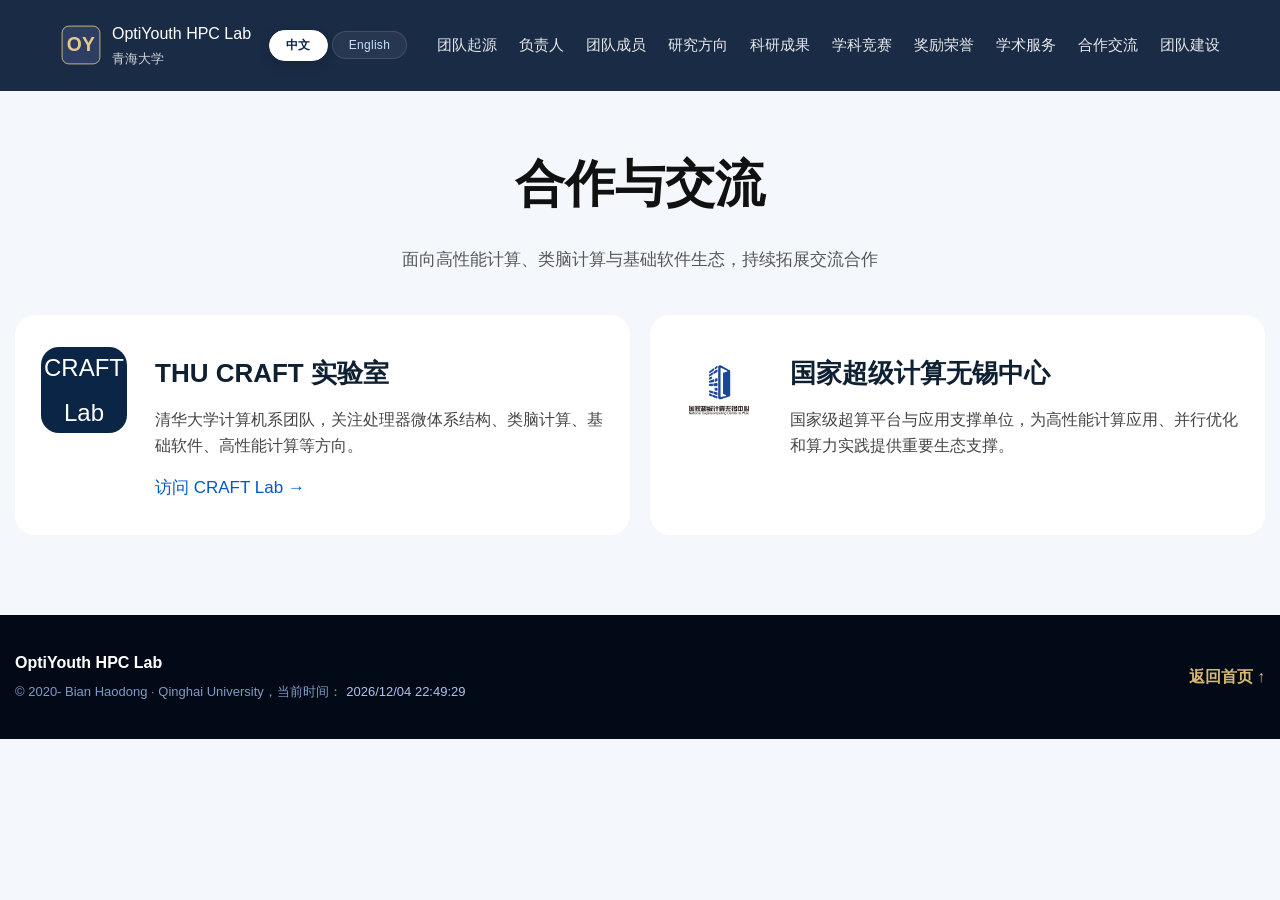
<file: subpage/subpages/collaboration.html>
<!DOCTYPE html>

<html lang="zh-CN">
<head>
<meta charset="utf-8"/>
<meta content="width=device-width, initial-scale=1.0" name="viewport"/>
<link href="../styles.css" rel="stylesheet"/>
<title>合作与交流 | OptiYouth HPC Lab Qinghai University</title>
<style>
    /* 仅在当前页面给页脚加上上边距 */
    .footer {
        margin-top: 80px !important;
    }
        .container {
            max-width: 1280px;
            margin: 0 auto;
            padding: 0 15px;
        }
        /* 页面标题区域 */
        .page-header {
            text-align: center;
            margin: 50px 0 40px;
        }

        .page-sub-en {
            font-size: 18px;
            color: #777;
            letter-spacing: 2px;
            margin: 0 0 10px;
        }

        .main-title {
            font-size: 50px;
            font-weight: bold;
            color: #111;
            margin: 0 0 14px;
        }

        .page-desc {
            color: #555;
            font-size: 17px;
        }
        /* 双卡片之间空隙20px，两个卡片分开 */
        .coop-wrap {
            display: grid;
            grid-template-columns: 1fr 1fr;
            gap: 20px;
        }
        /* 图标和文字间距加大到28px */
        .coop-card {
            background: #fff;
            border-radius: 20px;
            padding: 32px 26px;
            display: flex;
            gap: 28px;
            align-items: flex-start;
        }
        /* 图标圆角方框 */
        .logo-box {
            width: 86px;
            height: 86px;
            flex-shrink: 0;
            border-radius: 18px;
            display: flex;
            flex-direction: column;
            justify-content: center;
            align-items: center;
        }
        /* CRAFT深色图标纯CSS绘制 */
        .craft-logo {
            background-color: #0a2545;
            color: #ffffff;
            font-size: 24px;
            font-weight: 500;
            gap: 3px;
        }

        .wuxi-logo img {
            width: 60px;
            height: auto;
        }

        .coop-info h3 {
            font-size: 26px;
            margin: 4px 0 10px;
        }

        .coop-info p {
            color: #444;
            font-size: 16px;
            line-height: 1.65;
            margin: 0 0 14px;
        }

        .coop-link {
            color: #0058cc;
            font-size: 17px;
            text-decoration: none;
        }

            .coop-link:hover {
                text-decoration: underline;
            }
        
        /* 底部招新标题 */
        .recruit-title {
            text-align: center;
            margin: 70px 0 30px;
        }

        .recruit-sub {
            font-size: 16px;
            color: #777;
            letter-spacing: 1px;
            margin-bottom: 8px;
        }

        .recruit-main {
            font-size: 46px;
            font-weight: bold;
        }

    

/* unified homepage navigation */
.nav{
  width:100% !important;
  display:flex !important;
  justify-content:space-between !important;
  align-items:center !important;
  padding:20px 60px !important;
  background:#192b45 !important;
  border-bottom:none !important;
  box-sizing:border-box !important;
  position:relative !important;
  top:auto !important;
  z-index:50 !important;
}
.nav .brand{
  display:flex !important;
  align-items:center !important;
  gap:10px !important;
  color:#fff !important;
  text-decoration:none !important;
}
    .nav .brand-mark {
        width: 42px !important;
        height: 42px !important;
        background: transparent !important;
        border-radius: 0 !important;
        display: flex !important;
        align-items: center !important;
        justify-content: center !important;
        border: none !important;
        padding: 0 !important;
    }

        .nav .brand-mark svg {
            width: 42px !important;
            height: 42px !important;
            display: block !important;
        }
.nav .nav-links{
  display:flex !important;
  gap:0 !important;
  align-items:center !important;
}
.nav .nav-links a{
  color:#fff !important;
  text-decoration:none !important;
  margin-left:22px !important;
  font-size:15px !important;
  opacity:0.9 !important;
  font-weight:400 !important;
}
.nav .nav-links a:hover{opacity:0.8 !important;color:#fff !important;}
@media(max-width:900px){
  .nav{padding:18px 24px !important;}
  .nav .nav-links{display:none !important;}
}

/* ---- 移动端汉堡菜单（仅 <=900px） ---- */
.nav-toggle {
    display: none;
    flex-direction: column;
    justify-content: center;
    align-items: center;
    gap: 5px;
    width: 40px;
    height: 40px;
    background: transparent;
    border: none;
    cursor: pointer;
    padding: 8px;
    margin-left: auto;
}
.nav-toggle span {
    display: block;
    width: 24px;
    height: 2px;
    background: #fff;
    border-radius: 2px;
    transition: 0.3s;
}
@media(max-width:900px) {
    .nav-toggle { display: flex !important; }
    .nav {
        position: relative !important;
        flex-wrap: wrap !important;
    }
    .nav-links {
        display: none !important;
        width: 100% !important;
        flex-direction: column !important;
        padding: 8px 24px 16px !important;
        gap: 0 !important;
        background: #192b45 !important;
        border-top: 1px solid rgba(255,255,255,0.1) !important;
        order: 3;
    }
    .nav-links.open {
        display: flex !important;
    }
    .nav-links a {
        margin-left: 0 !important;
        padding: 10px 0 !important;
        border-bottom: 1px solid rgba(255,255,255,0.08) !important;
        font-size: 15px !important;
    }
    .nav-links a:last-child {
        border-bottom: none !important;
    }
}

/* ---- 合作交流移动端修复（仅 <=900px） ---- */
@media(max-width:900px) {
    .coop-wrap { grid-template-columns: 1fr !important; }
    .coop-card { flex-direction: column !important; align-items: center !important; text-align: center; }
    .coop-info h3 { font-size: 22px !important; }
}
@media(max-width:640px) {
    .main-title { font-size: 32px !important; }
    .coop-card { padding: 24px 18px !important; }
}
</style>
</head>
<body>
    <!-- 导航栏（已添加语言切换按钮） -->
    <nav class="nav">
        <div style="display:flex;align-items:center;">
            <a class="brand" href="../../index.html" style="display:flex;align-items:center;gap:10px;color:#fff;text-decoration:none;">
                <span class="brand-mark">
                    <svg width="42" height="42" viewBox="0 0 100 100">
                        <rect x="5" y="5" width="90" height="90" rx="16" fill="#2c3e64" stroke="#e6c78c" stroke-width="2" />
                        <text x="50" y="64" font-size="46" font-weight="700" fill="#e6c78c" text-anchor="middle">OY</text>
                    </svg>
                </span>
                <div>
                    <div data-i18n="nav.brand">OptiYouth HPC Lab</div>
                    <div style="font-size:13px;opacity:0.8;" data-i18n="nav.brandSub">Qinghai University</div>
                </div>
            </a>
            <div class="lang-switch">
                <button class="lang-btn active" data-lang="zh">中文</button>
                <button class="lang-btn" data-lang="en">English</button>
            </div>
        </div>
        <button class="nav-toggle" aria-label="菜单">
            <span></span>
            <span></span>
            <span></span>
        </button>

        <div class="nav-links">
            <a href="../../subpage/subpages/overview.html" data-i18n="nav.links.overview">团队起源</a>
            <a href="../../subpage/subpages/leader.html" data-i18n="nav.links.leader">负责人</a>
            <a href="../../subpage/subpages/member.html" data-i18n="nav.links.member">团队成员</a>
            <a href="../../subpage/subpages/direction.html" data-i18n="nav.links.direction">研究方向</a>
            <a href="../../subpage/subpages/research.html" data-i18n="nav.links.research">科研成果</a>
            <a href="../../subpage/subpages/competition.html" data-i18n="nav.links.competition">学科竞赛</a>
            <a href="../../subpage/subpages/awards.html" data-i18n="nav.links.awards">奖励荣誉</a>
            <a href="../../subpage/subpages/academic.html" data-i18n="nav.links.academic">学术服务</a>
            <a href="../../subpage/subpages/collaboration.html" data-i18n="nav.links.collaboration">合作交流</a>
            <a href="../../subpage/subpages/building.html" data-i18n="nav.links.building">团队建设</a>
        </div>
    </nav>

    <main class="container">
        <div class="page-header">
            
            <h1 class="main-title" data-i18n="collaboration.title">合作与交流</h1>
            <p class="page-desc" data-i18n="collaboration.desc">面向高性能计算、类脑计算与基础软件生态，持续拓展交流合作</p>
        </div>
        <div class="coop-wrap">
            <!-- CRAFT 实验室 -->
            <div class="coop-card">
                <div class="logo-box craft-logo">
                    <span>CRAFT</span>
                    <span>Lab</span>
                </div>
                <div class="coop-info">
                    <h3 data-i18n="collaboration.craftTitle">THU CRAFT 实验室</h3>
                    <p data-i18n="collaboration.craftDesc">清华大学计算机系团队，关注处理器微体系结构、类脑计算、基础软件、高性能计算等方向。</p>
                    <a class="coop-link" href="https://craft.cs.tsinghua.edu.cn/" target="_blank" data-i18n="collaboration.craftLink">访问 CRAFT Lab →</a>
                </div>
            </div>
            <!-- 国家超级计算无锡中心 -->
            <div class="coop-card">
                <div class="logo-box wuxi-logo">
                    <img alt="国家超级计算无锡中心" src="../assets/images/wuxi.png" />
                </div>
                <div class="coop-info">
                    <h3 data-i18n="collaboration.wuxiTitle">国家超级计算无锡中心</h3>
                    <p data-i18n="collaboration.wuxiDesc">国家级超算平台与应用支撑单位，为高性能计算应用、并行优化和算力实践提供重要生态支撑。</p>
                </div>
            </div>
        </div>
    </main>

    <!-- 页脚 -->
    <footer class="footer">
        <div class="container footer-inner">
            <div>
                <strong data-i18n="footer.brand">OptiYouth HPC Lab</strong>
                <span data-i18n="footer.copyright">© 2020-   Bian Haodong · Qinghai University，当前时间：</span>
                <span id="current-time">正在加载...</span>
            </div>
            <a href="../../index.html" data-i18n="footer.backHome">返回首页 ↑</a>
        </div>
    </footer>

    <script src="../i18n.js"></script>

    <script data-optiyouth-time="true">
        (function () {
            function updateCurrentTime() {
                var el = document.getElementById('current-time');
                if (!el) return;
                var now = new Date();
                var text = now.toLocaleString('zh-CN', {
                    year: 'numeric',
                    month: '2-digit',
                    day: '2-digit',
                    hour: '2-digit',
                    minute: '2-digit',
                    second: '2-digit',
                    hour12: false
                });
                el.textContent = text;
            }
            updateCurrentTime();
            setInterval(updateCurrentTime, 1000);
        })();
    </script>

<script>
    (function() {
        var toggle = document.querySelector('.nav-toggle');
        var menu = document.querySelector('.nav-links');
        if (toggle && menu) {
            toggle.addEventListener('click', function() {
                menu.classList.toggle('open');
            });
        }
    })();
</script>

</body>
</html>
</file>
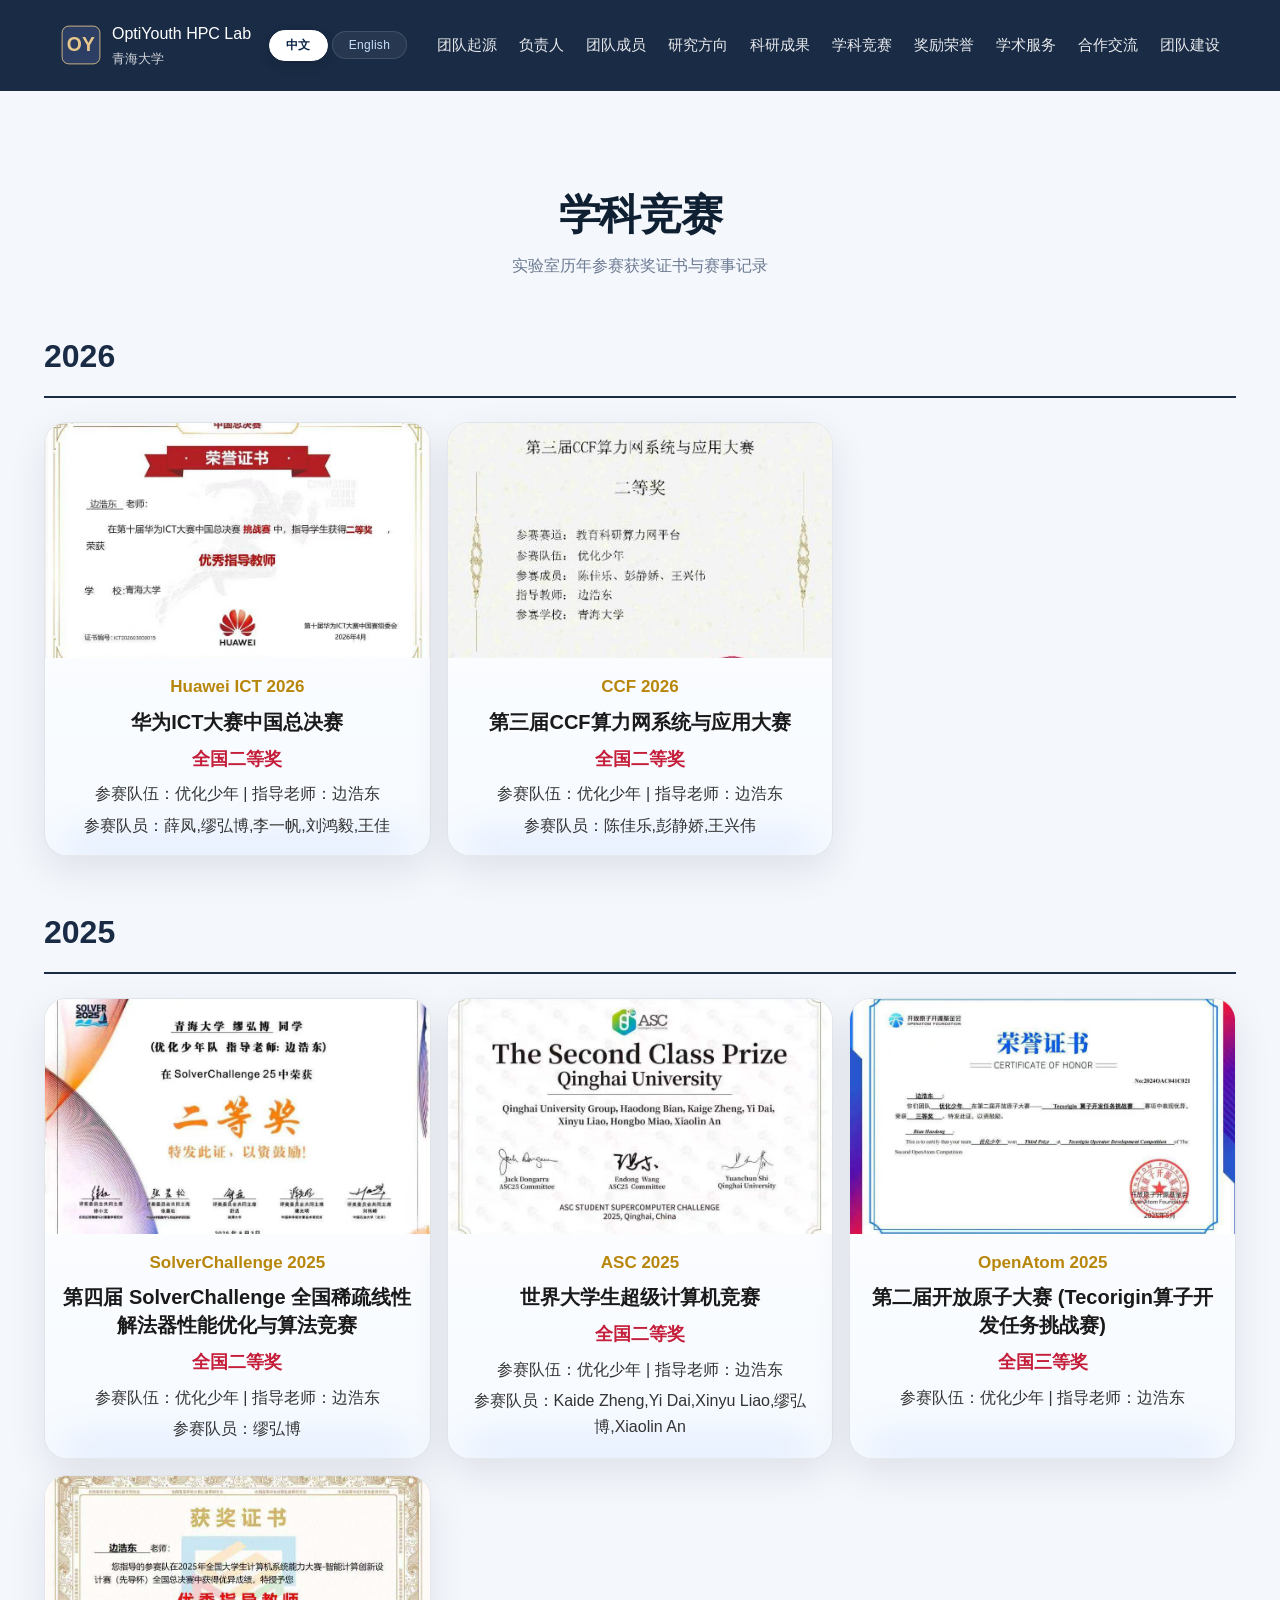
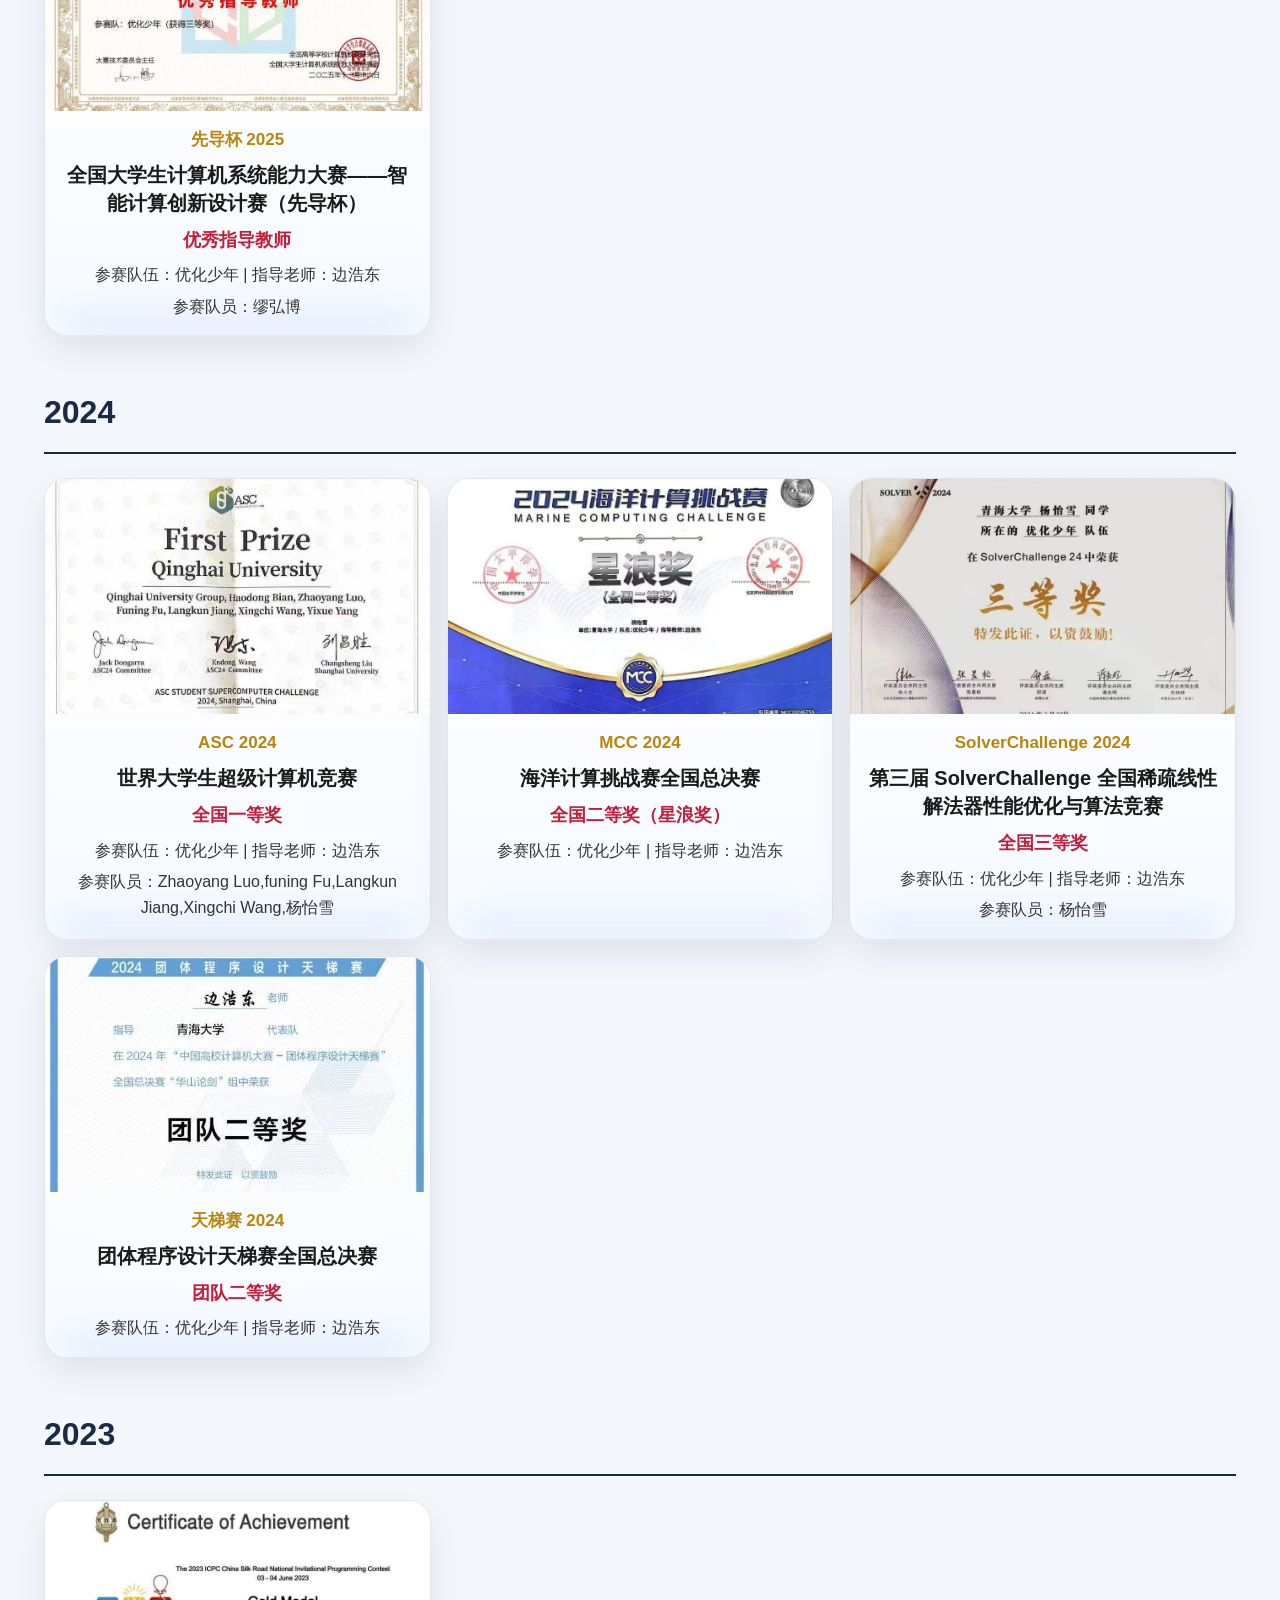
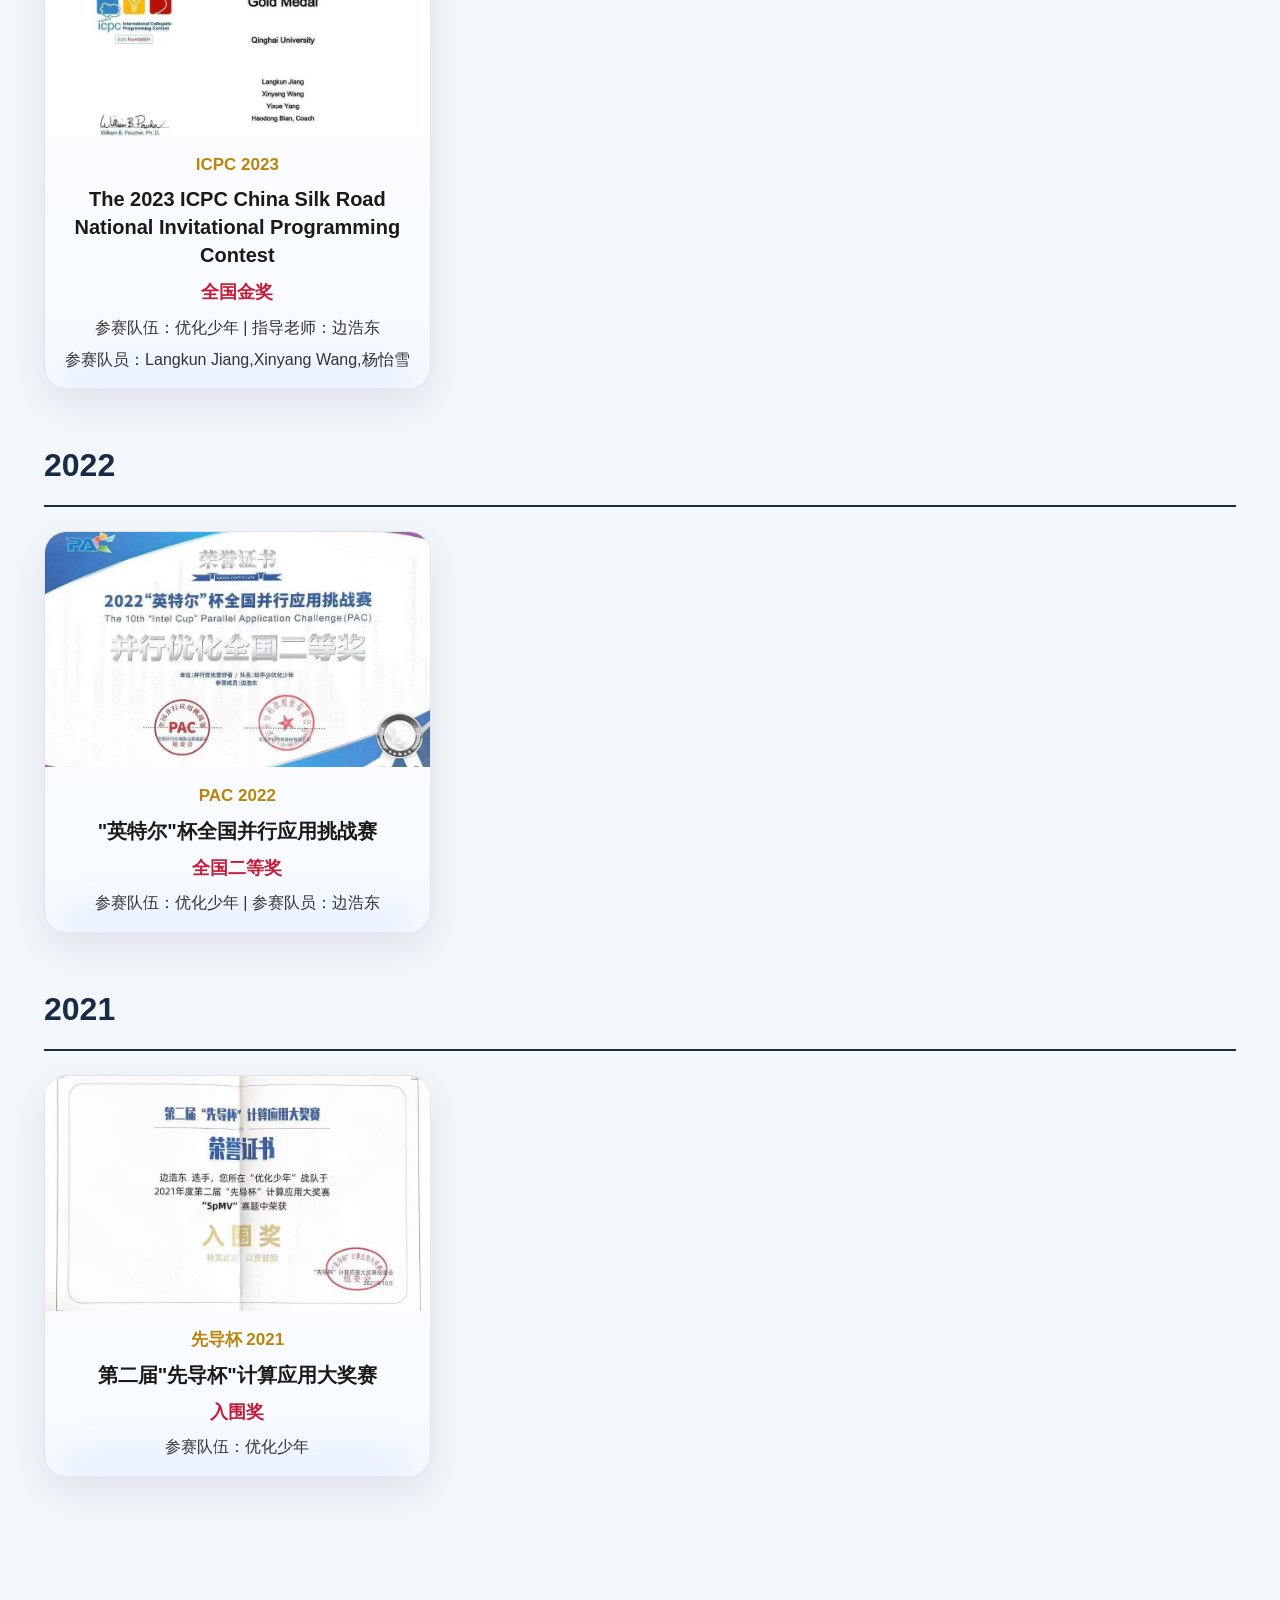
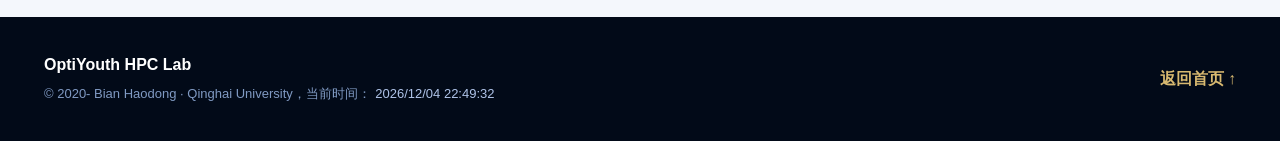
<file: subpage/subpages/competition.html>
﻿<!DOCTYPE html>

<html lang="zh-CN">
<head>
    <meta charset="utf-8" />
    <meta content="width=device-width, initial-scale=1.0" name="viewport" />
    <title>学科竞赛 | OptiYouth HPC Lab Qinghai University</title>
    <link href="../styles.css" rel="stylesheet" />
    <style>
        /* 原有卡片文字样式 完全保留不动 */
        .member-body .year-text {
            color: #b8860b;
            margin: 0 0 6px 0;
            font-size: 17px;
            font-weight: 600;
        }

        .member-body .match-name {
            color: #1a1a1a;
            margin: 0 0 8px 0;
            font-size: 20px;
            font-weight: bold;
            line-height: 1.4;
        }

        .member-body .rank-text {
            color: #c41e3a;
            margin: 0;
            font-size: 18px;
            font-weight: bold;
        }
      
        .year-group {
            margin: 48px 0;
        }

        .year-title {
            font-size: 32px;
            color: #192b45;
            padding-bottom: 12px;
            border-bottom: 2px solid #192b45;
            margin-bottom: 24px;
        }
       
        .member-body .people-text {
            color: #333;
            font-size: 16px;
            margin-top: 6px;
            line-height: 1.6;
        }


        /* unified homepage navigation */
        .nav {
            width: 100% !important;
            display: flex !important;
            justify-content: space-between !important;
            align-items: center !important;
            padding: 20px 60px !important;
            background: #192b45 !important;
            border-bottom: none !important;
            box-sizing: border-box !important;
            position: relative !important;
            top: auto !important;
            z-index: 50 !important;
        }

            .nav .brand {
                display: flex !important;
                align-items: center !important;
                gap: 10px !important;
                color: #fff !important;
                text-decoration: none !important;
            }

            .nav .brand-mark {
                width: 42px !important;
                height: 42px !important;
                background: transparent !important;
                border-radius: 0 !important;
                display: flex !important;
                align-items: center !important;
                justify-content: center !important;
                border: none !important;
                padding: 0 !important;
            }

                .nav .brand-mark svg {
                    width: 42px !important;
                    height: 42px !important;
                    display: block !important;
                }

            .nav .nav-links {
                display: flex !important;
                gap: 0 !important;
                align-items: center !important;
            }

                .nav .nav-links a {
                    color: #fff !important;
                    text-decoration: none !important;
                    margin-left: 22px !important;
                    font-size: 15px !important;
                    opacity: 0.9 !important;
                    font-weight: 400 !important;
                }

                    .nav .nav-links a:hover {
                        opacity: 0.8 !important;
                        color: #fff !important;
                    }

        @media(max-width:900px) {
            .nav {
                padding: 18px 24px !important;
            }

                .nav .nav-links {
                    display: none !important;
                }
        }
    
/* ---- 移动端汉堡菜单（仅 <=900px） ---- */
.nav-toggle {
    display: none;
    flex-direction: column;
    justify-content: center;
    align-items: center;
    gap: 5px;
    width: 40px;
    height: 40px;
    background: transparent;
    border: none;
    cursor: pointer;
    padding: 8px;
    margin-left: auto;
}
.nav-toggle span {
    display: block;
    width: 24px;
    height: 2px;
    background: #fff;
    border-radius: 2px;
    transition: 0.3s;
}
@media(max-width:900px) {
    .nav-toggle { display: flex !important; }
    .nav {
        position: relative !important;
        flex-wrap: wrap !important;
    }
    .nav-links {
        display: none !important;
        width: 100% !important;
        flex-direction: column !important;
        padding: 8px 24px 16px !important;
        gap: 0 !important;
        background: #192b45 !important;
        border-top: 1px solid rgba(255,255,255,0.1) !important;
        order: 3;
    }
    .nav-links.open {
        display: flex !important;
    }
    .nav-links a {
        margin-left: 0 !important;
        padding: 10px 0 !important;
        border-bottom: 1px solid rgba(255,255,255,0.08) !important;
        font-size: 15px !important;
    }
    .nav-links a:last-child {
        border-bottom: none !important;
    }
}

/* ---- 学科竞赛移动端修复（仅 <=900px） ---- */
@media(max-width:1000px) {
    .member-grid { grid-template-columns: repeat(2, 1fr) !important; }
}
@media(max-width:640px) {
    .member-grid { grid-template-columns: 1fr !important; }
    .member-card img { height: 220px !important; }
    .year-title { font-size: 24px !important; }
    .match-name { font-size: 16px !important; }
}
</style>
</head>
<body>
    <!-- 导航栏（已添加语言切换按钮） -->
    <nav class="nav">
        <div style="display:flex;align-items:center;">
            <a class="brand" href="../../index.html" style="display:flex;align-items:center;gap:10px;color:#fff;text-decoration:none;">
                <span class="brand-mark">
                    <svg width="42" height="42" viewBox="0 0 100 100">
                        <rect x="5" y="5" width="90" height="90" rx="16" fill="#2c3e64" stroke="#e6c78c" stroke-width="2" />
                        <text x="50" y="64" font-size="46" font-weight="700" fill="#e6c78c" text-anchor="middle">OY</text>
                    </svg>
                </span>
                <div>
                    <div data-i18n="nav.brand">OptiYouth HPC Lab</div>
                    <div style="font-size:13px;opacity:0.8;" data-i18n="nav.brandSub">Qinghai University</div>
                </div>
            </a>
            <div class="lang-switch">
                <button class="lang-btn active" data-lang="zh">中文</button>
                <button class="lang-btn" data-lang="en">English</button>
            </div>
        </div>
        <button class="nav-toggle" aria-label="菜单">
            <span></span>
            <span></span>
            <span></span>
        </button>

        <div class="nav-links">
            <a href="../../subpage/subpages/overview.html" data-i18n="nav.links.overview">团队起源</a>
            <a href="../../subpage/subpages/leader.html" data-i18n="nav.links.leader">负责人</a>
            <a href="../../subpage/subpages/member.html" data-i18n="nav.links.member">团队成员</a>
            <a href="../../subpage/subpages/direction.html" data-i18n="nav.links.direction">研究方向</a>
            <a href="../../subpage/subpages/research.html" data-i18n="nav.links.research">科研成果</a>
            <a href="../../subpage/subpages/competition.html" data-i18n="nav.links.competition">学科竞赛</a>
            <a href="../../subpage/subpages/awards.html" data-i18n="nav.links.awards">奖励荣誉</a>
            <a href="../../subpage/subpages/academic.html" data-i18n="nav.links.academic">学术服务</a>
            <a href="../../subpage/subpages/collaboration.html" data-i18n="nav.links.collaboration">合作交流</a>
            <a href="../../subpage/subpages/building.html" data-i18n="nav.links.building">团队建设</a>
        </div>
    </nav>

    <main>
        <section class="section">
            <div class="container">
                <div class="section-head center">
                    <h2 data-i18n="competition.title">学科竞赛</h2>
                    <p data-i18n="competition.subDesc">实验室历年参赛获奖证书与赛事记录</p>
                </div>

                <!-- 2026 年份分组 -->
                <div class="year-group">
                    <h3 class="year-title">2026</h3>
                    <div class="member-grid">
                        <article class="member-card">
                            <img alt="华为ICT指导教师证书" src="../assets/images/huawei2026.jpg" />
                            <div class="member-body">
                                <p class="year-text">Huawei ICT 2026</p>
                                <p class="match-name" data-i18n="competition.match.huawei2026">华为ICT大赛中国总决赛</p>
                                <p class="rank-text">全国二等奖</p>
                                <p class="people-text"><span data-i18n="competition.teamLabel">参赛队伍</span>：<span data-i18n="competition.teamName">优化少年</span> | <span data-i18n="competition.advisorLabel">指导老师</span>：<span data-i18n="member.names.bian">边浩东</span></p>
                                <p class="people-text"><span data-i18n="competition.membersLabel">参赛队员</span>：<span data-i18n="member.names.xue">薛凤</span>,<span data-i18n="member.names.miao">缪弘博</span>,<span data-i18n="competition.names.liyifan">李一帆</span>,<span data-i18n="competition.names.liuhongyi">刘鸿毅</span>,<span data-i18n="member.names.wang">王佳</span></p>
                            </div>
                        </article>

                        <article class="member-card">
                            <img alt="CCF 2026" src="../assets/images/CCF2026.jpg" />
                            <div class="member-body">
                                <p class="year-text">CCF 2026</p>
                                <p class="match-name" data-i18n="competition.match.ccf2026">第三届CCF算力网系统与应用大赛</p>
                                <p class="rank-text">全国二等奖</p>
                                <p class="people-text"><span data-i18n="competition.teamLabel">参赛队伍</span>：<span data-i18n="competition.teamName">优化少年</span> | <span data-i18n="competition.advisorLabel">指导老师</span>：<span data-i18n="member.names.bian">边浩东</span></p>
                                <p class="people-text"><span data-i18n="competition.membersLabel">参赛队员</span>：<span data-i18n="member.names.chen">陈佳乐</span>,<span data-i18n="member.names.peng">彭静娇</span>,<span data-i18n="member.names.wangxing">王兴伟</span></p>
                            </div>
                        </article>
                    </div>
                </div>

                <!-- 2025 年份分组 -->
                <div class="year-group">
                    <h3 class="year-title">2025</h3>
                    <div class="member-grid">
                        
                        <article class="member-card">
                            <img alt="Solver2025" src="../assets/images/solver2025.jpg" />
                            <div class="member-body">
                                <p class="year-text">SolverChallenge 2025</p>
                                <p class="match-name" data-i18n="competition.match.solver2025">第四届 SolverChallenge<br />全国稀疏线性解法器性能优化与算法竞赛</p>
                                <p class="rank-text">全国二等奖</p>
                                <p class="people-text"><span data-i18n="competition.teamLabel">参赛队伍</span>：<span data-i18n="competition.teamName">优化少年</span> | <span data-i18n="competition.advisorLabel">指导老师</span>：<span data-i18n="member.names.bian">边浩东</span></p>
                                <p class="people-text"><span data-i18n="competition.membersLabel">参赛队员</span>：<span data-i18n="member.names.miao">缪弘博</span></p>
                            </div>
                        </article>
                     
                        <article class="member-card">
                            <img alt="ASC2025" src="../assets/images/asc2025.jpg" />
                            <div class="member-body">
                                <p class="year-text">ASC 2025</p>
                                <p class="match-name" data-i18n="competition.match.asc2025">世界大学生超级计算机竞赛</p>
                                <p class="rank-text">全国二等奖</p>
                                <p class="people-text"><span data-i18n="competition.teamLabel">参赛队伍</span>：<span data-i18n="competition.teamName">优化少年</span> | <span data-i18n="competition.advisorLabel">指导老师</span>：<span data-i18n="member.names.bian">边浩东</span></p>
                                <p class="people-text"><span data-i18n="competition.membersLabel">参赛队员</span>：Kaide Zheng,Yi Dai,Xinyu Liao,<span data-i18n="member.names.miao">缪弘博</span>,Xiaolin An</p>
                            </div>
                        </article>

                        <article class="member-card">
                            <img alt="OpenAtom2025" src="../assets/images/openatom2025.jpg" />
                            <div class="member-body">
                                <p class="year-text">OpenAtom 2025</p>
                                <p class="match-name" data-i18n="competition.match.openatom2025">第二届开放原子大赛<br />(Tecorigin算子开发任务挑战赛)</p>
                                <p class="rank-text">全国三等奖</p>
                                <p class="people-text"><span data-i18n="competition.teamLabel">参赛队伍</span>：<span data-i18n="competition.teamName">优化少年</span> | <span data-i18n="competition.advisorLabel">指导老师</span>：<span data-i18n="member.names.bian">边浩东</span></p>
                            </div>
                        </article>

                        <article class="member-card">
                            <img alt="先导杯2021" src="../assets/images/xiandao2025.jpg" />
                            <div class="member-body">
                                <p class="year-text">先导杯 2025</p>
                                <p class="match-name" data-i18n="competition.match.xiandao2025">全国大学生计算机系统能力大赛<br />——智能计算创新设计赛（先导杯）</p>
                                <p class="rank-text">优秀指导教师</p>
                                <p class="people-text"><span data-i18n="competition.teamLabel">参赛队伍</span>：<span data-i18n="competition.teamName">优化少年</span> | <span data-i18n="competition.advisorLabel">指导老师</span>：<span data-i18n="member.names.bian">边浩东</span></p>
                                <p class="people-text"><span data-i18n="competition.membersLabel">参赛队员</span>：<span data-i18n="member.names.miao">缪弘博</span></p>
                            </div>
                        </article>
                    </div>
                </div>

                <!-- 2024 年份分组 -->
                <div class="year-group">
                    <h3 class="year-title">2024</h3>
                    <div class="member-grid">
                       
                        <article class="member-card">
                            <img alt="ASC2024" src="../assets/images/asc2024.jpg" />
                            <div class="member-body">
                                <p class="year-text">ASC 2024</p>
                                <p class="match-name" data-i18n="competition.match.asc2024">世界大学生超级计算机竞赛</p>
                                <p class="rank-text">全国一等奖</p>
                                <p class="people-text"><span data-i18n="competition.teamLabel">参赛队伍</span>：<span data-i18n="competition.teamName">优化少年</span> | <span data-i18n="competition.advisorLabel">指导老师</span>：<span data-i18n="member.names.bian">边浩东</span></p>
                                <p class="people-text"><span data-i18n="competition.membersLabel">参赛队员</span>：Zhaoyang Luo,funing Fu,Langkun Jiang,Xingchi Wang,<span data-i18n="competition.names.yangyixue">杨怡雪</span></p>
                            </div>
                        </article>
                      
                        <article class="member-card">
                            <img alt="MCC2024" src="../assets/images/mcc2024.jpg" />
                            <div class="member-body">
                                <p class="year-text">MCC 2024</p>
                                <p class="match-name" data-i18n="competition.match.mcc2024">海洋计算挑战赛全国总决赛</p>
                                <p class="rank-text">全国二等奖（星浪奖）</p>
                                <p class="people-text"><span data-i18n="competition.teamLabel">参赛队伍</span>：<span data-i18n="competition.teamName">优化少年</span> | <span data-i18n="competition.advisorLabel">指导老师</span>：<span data-i18n="member.names.bian">边浩东</span></p>
                            </div>
                        </article>
                      
                        <article class="member-card">
                            <img alt="Solver2024" src="../assets/images/solver2024.jpg" />
                            <div class="member-body">
                                <p class="year-text">SolverChallenge 2024</p>
                                <p class="match-name" data-i18n="competition.match.solver2024">第三届 SolverChallenge<br />全国稀疏线性解法器性能优化与算法竞赛</p>
                                <p class="rank-text">全国三等奖</p>
                                <p class="people-text"><span data-i18n="competition.teamLabel">参赛队伍</span>：<span data-i18n="competition.teamName">优化少年</span> | <span data-i18n="competition.advisorLabel">指导老师</span>：<span data-i18n="member.names.bian">边浩东</span></p>
                                <p class="people-text"><span data-i18n="competition.membersLabel">参赛队员</span>：<span data-i18n="competition.names.yangyixue">杨怡雪</span></p>
                            </div>
                        </article>
                       
                        <article class="member-card">
                            <img alt="天梯赛 2024" src="../assets/images/tianti2024.jpg" />
                            <div class="member-body">
                                <p class="year-text">天梯赛 2024</p>
                                <p class="match-name" data-i18n="competition.match.tianti2024">团体程序设计天梯赛全国总决赛</p>
                                <p class="rank-text">团队二等奖</p>
                                <p class="people-text"><span data-i18n="competition.teamLabel">参赛队伍</span>：<span data-i18n="competition.teamName">优化少年</span> | <span data-i18n="competition.advisorLabel">指导老师</span>：<span data-i18n="member.names.bian">边浩东</span></p>
                            </div>
                        </article>
                    </div>
                </div>

                <!-- 2023 年份分组 -->
                <div class="year-group">
                    <h3 class="year-title">2023</h3>
                    <div class="member-grid">
                       
                        <article class="member-card">
                            <img alt="ICPC2023" src="../assets/images/icpc2023.jpg" />
                            <div class="member-body">
                                <p class="year-text">ICPC 2023</p>
                                <p class="match-name" data-i18n="competition.match.icpc2023">The 2023 ICPC <br />China Silk Road National Invitational Programming Contest</p>
                                <p class="rank-text">全国金奖</p>
                                <p class="people-text"><span data-i18n="competition.teamLabel">参赛队伍</span>：<span data-i18n="competition.teamName">优化少年</span> | <span data-i18n="competition.advisorLabel">指导老师</span>：<span data-i18n="member.names.bian">边浩东</span></p>
                                <p class="people-text"><span data-i18n="competition.membersLabel">参赛队员</span>：Langkun Jiang,Xinyang Wang,<span data-i18n="competition.names.yangyixue">杨怡雪</span></p>
                            </div>
                        </article>
                    </div>
                </div>

                <!-- 2022 年份分组 -->
                <div class="year-group">
                    <h3 class="year-title">2022</h3>
                    <div class="member-grid">
                        <article class="member-card">
                            <img alt="PAC2022" src="../assets/images/pac2022.jpg" />
                            <div class="member-body">
                                <p class="year-text">PAC 2022</p>
                                <p class="match-name" data-i18n="competition.match.pac2022">“英特尔”杯全国并行应用挑战赛</p>
                                <p class="rank-text">全国二等奖</p>
                                <p class="people-text"><span data-i18n="competition.teamLabel">参赛队伍</span>：<span data-i18n="competition.teamName">优化少年</span> | <span data-i18n="competition.membersLabel">参赛成员</span>：<span data-i18n="member.names.bian">边浩东</span></p>
                            </div>
                        </article>
                    </div>
                </div>

                <!-- 2021 年份分组 -->
                <div class="year-group">
                    <h3 class="year-title">2021</h3>
                    <div class="member-grid">
                        <article class="member-card">
                            <img alt="先导杯2021" src="../assets/images/pioneer2021.jpg" />
                            <div class="member-body">
                                <p class="year-text">先导杯 2021</p>
                                <p class="match-name" data-i18n="competition.match.pioneer2021">第二届“先导杯”计算应用大奖赛</p>
                                <p class="rank-text">入围奖</p>
                                <p class="people-text"><span data-i18n="competition.teamLabel">参赛队伍</span>：<span data-i18n="competition.teamName">优化少年</span></p>
                            </div>
                        </article>
                    </div>
                </div>
            </div>
        </section>
    </main>

    <!-- 页脚 -->
    <footer class="footer">
        <div class="container footer-inner">
            <div>
                <strong data-i18n="footer.brand">OptiYouth HPC Lab</strong>
                <span data-i18n="footer.copyright">© 2020-   Bian Haodong · Qinghai University，当前时间：</span>
                <span id="current-time">正在加载...</span>
            </div>
            <a href="../../index.html" data-i18n="footer.backHome">返回首页 ↑</a>
        </div>
    </footer>

    <script src="../i18n.js"></script>

    <script data-optiyouth-time="true">
        (function () {
            function updateCurrentTime() {
                var el = document.getElementById('current-time');
                if (!el) return;
                var now = new Date();
                var text = now.toLocaleString('zh-CN', {
                    year: 'numeric',
                    month: '2-digit',
                    day: '2-digit',
                    hour: '2-digit',
                    minute: '2-digit',
                    second: '2-digit',
                    hour12: false
                });
                el.textContent = text;
            }
            updateCurrentTime();
            setInterval(updateCurrentTime, 1000);
        })();
    </script>

<script>
    (function() {
        var toggle = document.querySelector('.nav-toggle');
        var menu = document.querySelector('.nav-links');
        if (toggle && menu) {
            toggle.addEventListener('click', function() {
                menu.classList.toggle('open');
            });
        }
    })();
</script>

</body>
</html>
</file>
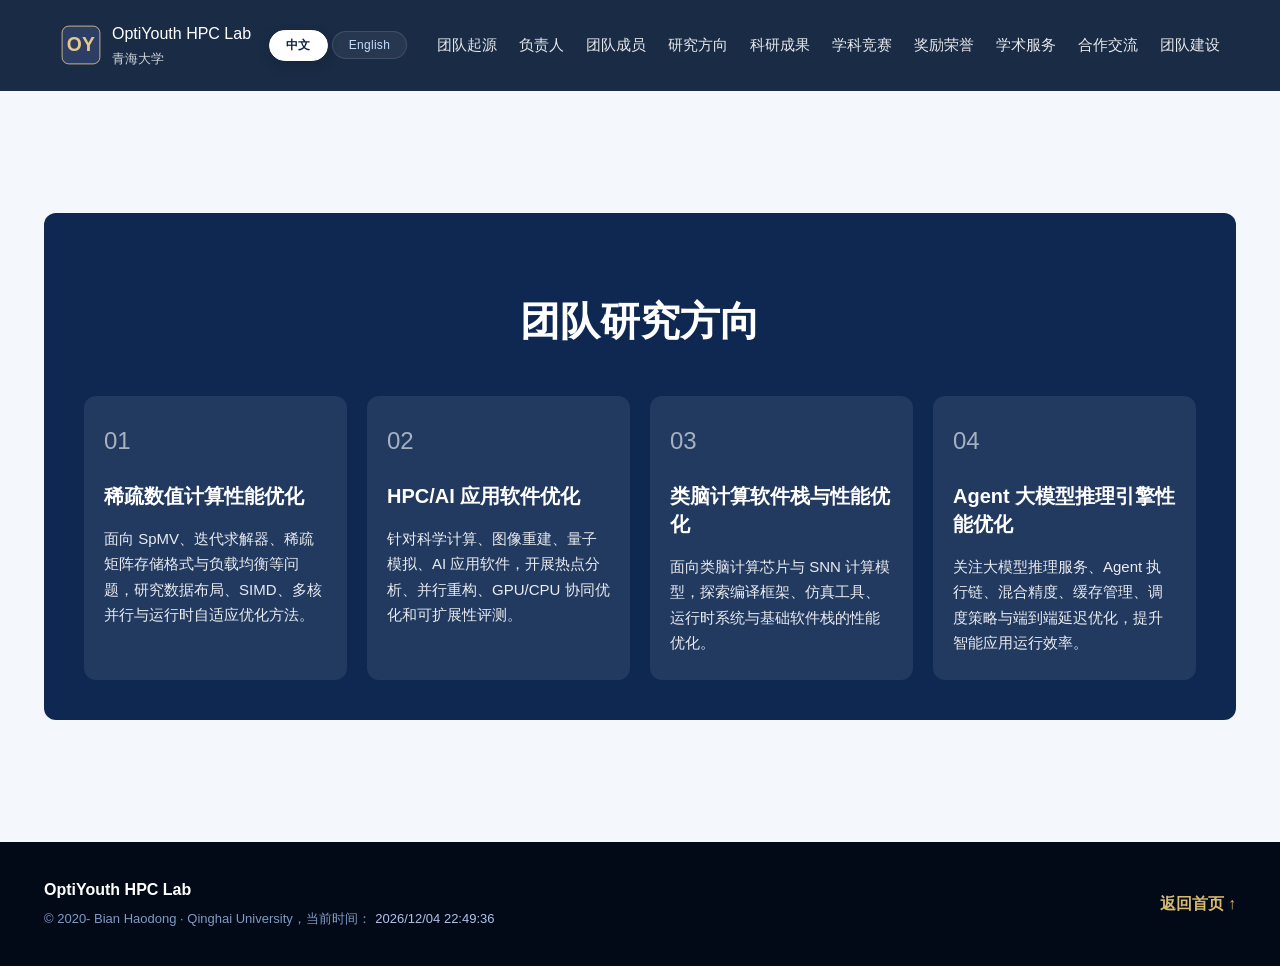
<file: subpage/subpages/direction.html>
<!DOCTYPE html>

<html lang="zh-CN">
<head>
<meta charset="utf-8"/>
<meta content="width=device-width, initial-scale=1.0" name="viewport"/>
<link href="../styles.css" rel="stylesheet"/>
<title>研究方向 | OptiYouth HPC Lab Qinghai University</title>
<style>
        /* 匹配原图深蓝色背景板块 */
        .dir-wrap {
            background-color: #0f2852;
            border-radius: 12px;
            padding: 40px;
            margin: 30px 0;
            color: #ffffff;
        }

        .dir-en-title {
            text-align: center;
            font-size: 14px;
            opacity: 0.8;
            letter-spacing: 1px;
            margin-bottom: 8px;
        }

        .dir-main-title {
            text-align: center;
            font-size: 40px;
            font-weight: bold;
            margin-bottom: 40px;
        }

        .dir-card-row {
            display: grid;
            grid-template-columns: repeat(4, 1fr);
            gap: 20px;
        }

        .dir-card {
            background: rgba(255,255,255,0.08);
            border-radius: 12px;
            padding: 24px 20px;
        }

        .card-num {
            font-size: 24px;
            opacity: 0.6;
            margin-bottom: 12px;
        }

        .card-title {
            font-size: 20px;
            font-weight: bold;
            margin-bottom: 16px;
            line-height: 1.4;
        }

        .card-desc {
            font-size: 15px;
            line-height: 1.7;
            opacity: 0.9;
        }
    

/* unified homepage navigation */
.nav{
  width:100% !important;
  display:flex !important;
  justify-content:space-between !important;
  align-items:center !important;
  padding:20px 60px !important;
  background:#192b45 !important;
  border-bottom:none !important;
  box-sizing:border-box !important;
  position:relative !important;
  top:auto !important;
  z-index:50 !important;
}
.nav .brand{
  display:flex !important;
  align-items:center !important;
  gap:10px !important;
  color:#fff !important;
  text-decoration:none !important;
}
    .nav .brand-mark {
        width: 42px !important;
        height: 42px !important;
        background: transparent !important;
        border-radius: 0 !important;
        display: flex !important;
        align-items: center !important;
        justify-content: center !important;
        border: none !important;
        padding: 0 !important;
    }

        .nav .brand-mark svg {
            width: 42px !important;
            height: 42px !important;
            display: block !important;
        }
.nav .nav-links{
  display:flex !important;
  gap:0 !important;
  align-items:center !important;
}
.nav .nav-links a{
  color:#fff !important;
  text-decoration:none !important;
  margin-left:22px !important;
  font-size:15px !important;
  opacity:0.9 !important;
  font-weight:400 !important;
}
.nav .nav-links a:hover{opacity:0.8 !important;color:#fff !important;}
@media(max-width:900px){
  .nav{padding:18px 24px !important;}
  .nav .nav-links{display:none !important;}
}

/* ---- 移动端汉堡菜单（仅 <=900px） ---- */
.nav-toggle {
    display: none;
    flex-direction: column;
    justify-content: center;
    align-items: center;
    gap: 5px;
    width: 40px;
    height: 40px;
    background: transparent;
    border: none;
    cursor: pointer;
    padding: 8px;
    margin-left: auto;
}
.nav-toggle span {
    display: block;
    width: 24px;
    height: 2px;
    background: #fff;
    border-radius: 2px;
    transition: 0.3s;
}
@media(max-width:900px) {
    .nav-toggle { display: flex !important; }
    .nav {
        position: relative !important;
        flex-wrap: wrap !important;
    }
    .nav-links {
        display: none !important;
        width: 100% !important;
        flex-direction: column !important;
        padding: 8px 24px 16px !important;
        gap: 0 !important;
        background: #192b45 !important;
        border-top: 1px solid rgba(255,255,255,0.1) !important;
        order: 3;
    }
    .nav-links.open {
        display: flex !important;
    }
    .nav-links a {
        margin-left: 0 !important;
        padding: 10px 0 !important;
        border-bottom: 1px solid rgba(255,255,255,0.08) !important;
        font-size: 15px !important;
    }
    .nav-links a:last-child {
        border-bottom: none !important;
    }
}

/* ---- 研究方向移动端修复（仅 <=900px） ---- */
@media(max-width:1000px) {
    .dir-card-row { grid-template-columns: repeat(2, 1fr) !important; }
}
@media(max-width:640px) {
    .dir-card-row { grid-template-columns: 1fr !important; }
    .dir-wrap { padding: 24px 18px !important; }
    .dir-main-title { font-size: 28px !important; }
    .dir-card { padding: 20px 18px !important; }
}
</style>
</head>
<body>
<!-- 导航栏 -->
<nav class="nav">
    <div style="display:flex;align-items:center;">
        <a class="brand" href="../../index.html" style="display:flex;align-items:center;gap:10px;color:#fff;text-decoration:none;">
            <span class="brand-mark">
                <svg width="42" height="42" viewBox="0 0 100 100">
                    <rect x="5" y="5" width="90" height="90" rx="16" fill="#2c3e64" stroke="#e6c78c" stroke-width="2" />
                    <text x="50" y="64" font-size="46" font-weight="700" fill="#e6c78c" text-anchor="middle">OY</text>
                </svg>
            </span>
            <div>
                <div data-i18n="nav.brand">OptiYouth HPC Lab</div>
                <div style="font-size:13px;opacity:0.8;" data-i18n="nav.brandSub">Qinghai University</div>
            </div>
        </a>
        <div class="lang-switch">
            <button class="lang-btn active" data-lang="zh">中文</button>
            <button class="lang-btn" data-lang="en">English</button>
        </div>
    </div>
        <button class="nav-toggle" aria-label="菜单">
            <span></span>
            <span></span>
            <span></span>
        </button>

    <div class="nav-links">
        <a href="../../subpage/subpages/overview.html" data-i18n="nav.links.overview">团队起源</a>
        <a href="../../subpage/subpages/leader.html" data-i18n="nav.links.leader">负责人</a>
        <a href="../../subpage/subpages/member.html" data-i18n="nav.links.member">团队成员</a>
        <a href="../../subpage/subpages/direction.html" data-i18n="nav.links.direction">研究方向</a>
        <a href="../../subpage/subpages/research.html" data-i18n="nav.links.research">科研成果</a>
        <a href="../../subpage/subpages/competition.html" data-i18n="nav.links.competition">学科竞赛</a>
        <a href="../../subpage/subpages/awards.html" data-i18n="nav.links.awards">奖励荣誉</a>
        <a href="../../subpage/subpages/academic.html" data-i18n="nav.links.academic">学术服务</a>
        <a href="../../subpage/subpages/collaboration.html" data-i18n="nav.links.collaboration">合作交流</a>
        <a href="../../subpage/subpages/building.html" data-i18n="nav.links.building">团队建设</a>
    </div>
</nav>

<main>
<section class="section" id="direction">
<div class="container">
<div class="dir-wrap">

<h2 class="dir-main-title" data-i18n="direction.title">团队研究方向</h2>
<div class="dir-card-row">
<!-- 卡片01 -->
<div class="dir-card">
<div class="card-num">01</div>
<h3 class="card-title" data-i18n="direction.card1Title">稀疏数值计算性能优化</h3>
<div class="card-desc" data-i18n="direction.card1Desc">
                                面向 SpMV、迭代求解器、稀疏矩阵存储格式与负载均衡等问题，研究数据布局、SIMD、多核并行与运行时自适应优化方法。
                            </div>
</div>
<!-- 卡片02 -->
<div class="dir-card">
<div class="card-num">02</div>
<h3 class="card-title" data-i18n="direction.card2Title">HPC/AI 应用软件优化</h3>
<div class="card-desc" data-i18n="direction.card2Desc">
                                针对科学计算、图像重建、量子模拟、AI 应用软件，开展热点分析、并行重构、GPU/CPU 协同优化和可扩展性评测。
                            </div>
</div>
<!-- 卡片03 -->
<div class="dir-card">
<div class="card-num">03</div>
<h3 class="card-title" data-i18n="direction.card3Title">类脑计算软件栈与性能优化</h3>
<div class="card-desc" data-i18n="direction.card3Desc">
                                面向类脑计算芯片与 SNN 计算模型，探索编译框架、仿真工具、运行时系统与基础软件栈的性能优化。
                            </div>
</div>
<!-- 卡片04 -->
<div class="dir-card">
<div class="card-num">04</div>
<h3 class="card-title" data-i18n="direction.card4Title">Agent 大模型推理引擎性能优化</h3>
<div class="card-desc" data-i18n="direction.card4Desc">
                                关注大模型推理服务、Agent 执行链、混合精度、缓存管理、调度策略与端到端延迟优化，提升智能应用运行效率。
                            </div>
</div>
</div>
</div>
</div>
</section>
</main>

<!-- 页脚 -->
<footer class="footer">
<div class="container footer-inner">
<div>
<strong data-i18n="footer.brand">OptiYouth HPC Lab</strong>
<span data-i18n="footer.copyright">© 2020-   Bian Haodong · Qinghai University，当前时间：</span>
<span id="current-time">正在加载...</span>
</div>
<a href="../../index.html" data-i18n="footer.backHome">返回首页 ↑</a>
</div>
</footer>

<script src="../i18n.js"></script>

<script data-optiyouth-time="true">
        (function () {
            function updateCurrentTime() {
                var el = document.getElementById('current-time');
                if (!el) return;
                var now = new Date();
                var text = now.toLocaleString('zh-CN', {
                    year: 'numeric',
                    month: '2-digit',
                    day: '2-digit',
                    hour: '2-digit',
                    minute: '2-digit',
                    second: '2-digit',
                    hour12: false
                });
                el.textContent = text;
            }
            updateCurrentTime();
            setInterval(updateCurrentTime, 1000);
        })();
</script>

<script>
    (function() {
        var toggle = document.querySelector('.nav-toggle');
        var menu = document.querySelector('.nav-links');
        if (toggle && menu) {
            toggle.addEventListener('click', function() {
                menu.classList.toggle('open');
            });
        }
    })();
</script>

</body>
</html>
</file>
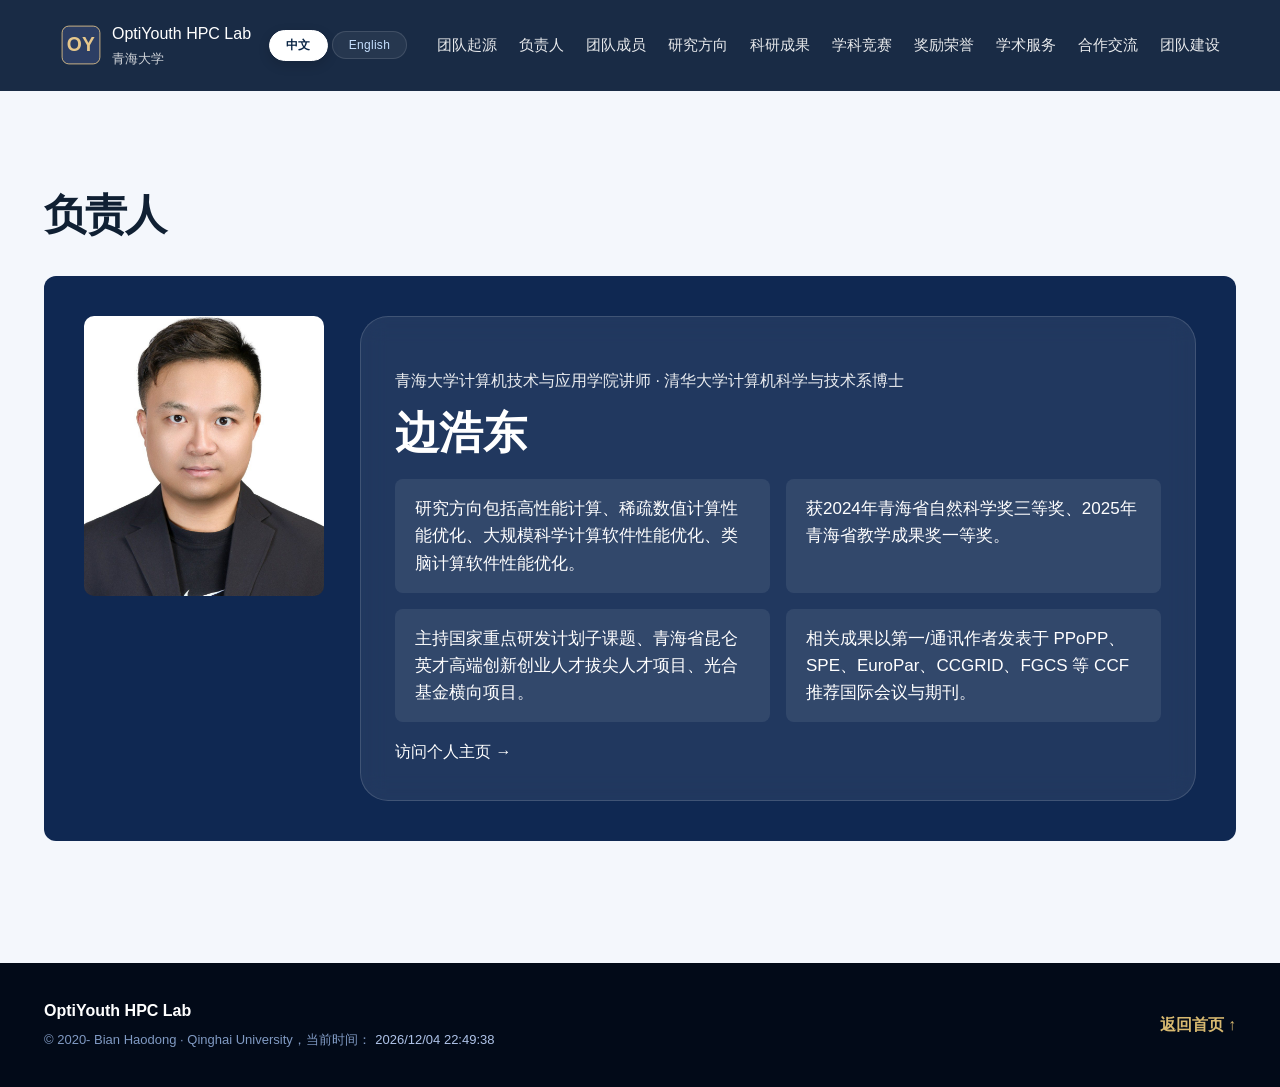
<file: subpage/subpages/leader.html>
<!DOCTYPE html>
<html lang="zh-CN">
<head>
<meta charset="utf-8"/>
<meta content="width=device-width, initial-scale=1.0" name="viewport"/>
<title>实验室负责人 | OptiYouth HPC Lab Qinghai University</title>
<link href="../styles.css" rel="stylesheet"/>
<style>
        /* 负责人页面专属深色卡片样式 */
        .leader-wrap {
            background-color: #0f2852;
            border-radius: 12px;
            padding: 40px;
            display: flex;
            gap: 36px;
            align-items: flex-start;
            color: #ffffff;
            margin: 30px 0;
        }

        .leader-avatar {
            width: 240px;
            height: 280px;
            border-radius: 10px;
            overflow: hidden;
            flex-shrink: 0;
        }

            .leader-avatar img {
                width: 100%;
                height: 100%;
                object-fit: cover;
            }

        .leader-info {
            flex: 1;
        }

        .leader-top-title {
            font-size: 18px;
            opacity: 0.8;
            letter-spacing: 1px;
        }

        .leader-title {
            font-size: 53px;
            font-weight: bold;
            margin: 8px 0 20px;
        }

        .info-block-row {
            display: grid;
            grid-template-columns: 1fr 1fr;
            gap: 16px;
            margin-bottom: 16px;
        }

        .info-block {
            background: rgba(255,255,255,0.08);
            padding: 16px 20px;
            border-radius: 8px;
            line-height: 1.6;
            font-size: 17px;
        }

/* unified homepage navigation */
.nav{
  width:100% !important;
  display:flex !important;
  justify-content:space-between !important;
  align-items:center !important;
  padding:20px 60px !important;
  background:#192b45 !important;
  border-bottom:none !important;
  box-sizing:border-box !important;
  position:relative !important;
  top:auto !important;
  z-index:50 !important;
}
.nav .brand{
  display:flex !important;
  align-items:center !important;
  gap:10px !important;
  color:#fff !important;
  text-decoration:none !important;
}
    .nav .brand-mark {
        width: 42px !important;
        height: 42px !important;
        background: transparent !important;
        border-radius: 0 !important;
        display: flex !important;
        align-items: center !important;
        justify-content: center !important;
        border: none !important;
        padding: 0 !important;
    }

        .nav .brand-mark svg {
            width: 42px !important;
            height: 42px !important;
            display: block !important;
        }
.nav .nav-links{
  display:flex !important;
  gap:0 !important;
  align-items:center !important;
}
.nav .nav-links a{
  color:#fff !important;
  text-decoration:none !important;
  margin-left:22px !important;
  font-size:15px !important;
  opacity:0.9 !important;
  font-weight:400 !important;
}
.nav .nav-links a:hover{opacity:0.8 !important;color:#fff !important;}
@media(max-width:900px){
  .nav{padding:18px 24px !important;}
  .nav .nav-links{display:none !important;}
}

/* ---- 移动端汉堡菜单（仅 <=900px） ---- */
.nav-toggle {
    display: none;
    flex-direction: column;
    justify-content: center;
    align-items: center;
    gap: 5px;
    width: 40px;
    height: 40px;
    background: transparent;
    border: none;
    cursor: pointer;
    padding: 8px;
    margin-left: auto;
}
.nav-toggle span {
    display: block;
    width: 24px;
    height: 2px;
    background: #fff;
    border-radius: 2px;
    transition: 0.3s;
}
@media(max-width:900px) {
    .nav-toggle { display: flex !important; }
    .nav {
        position: relative !important;
        flex-wrap: wrap !important;
    }
    .nav-links {
        display: none !important;
        width: 100% !important;
        flex-direction: column !important;
        padding: 8px 24px 16px !important;
        gap: 0 !important;
        background: #192b45 !important;
        border-top: 1px solid rgba(255,255,255,0.1) !important;
        order: 3;
    }
    .nav-links.open {
        display: flex !important;
    }
    .nav-links a {
        margin-left: 0 !important;
        padding: 10px 0 !important;
        border-bottom: 1px solid rgba(255,255,255,0.08) !important;
        font-size: 15px !important;
    }
    .nav-links a:last-child {
        border-bottom: none !important;
    }
}

/* ---- 负责人移动端修复（仅 <=900px） ---- */
@media(max-width:900px) {
    .leader-wrap {
        flex-direction: column !important;
        align-items: center !important;
        padding: 24px !important;
    }
    .leader-avatar {
        width: 160px !important;
        height: 200px !important;
        margin-bottom: 20px;
    }
    .leader-title { font-size: 32px !important; }
    .info-block-row { grid-template-columns: 1fr !important; }
    .info-block { font-size: 15px !important; }
}
@media(max-width:640px) {
    .leader-wrap { padding: 18px !important; }
    .leader-title { font-size: 26px !important; }
}
</style>
</head>
<body>
<!-- 导航栏（已添加语言切换按钮） -->
<nav class="nav">
    <div style="display:flex;align-items:center;">
        <a class="brand" href="../../index.html" style="display:flex;align-items:center;gap:10px;color:#fff;text-decoration:none;">
            <span class="brand-mark">
                <svg width="42" height="42" viewBox="0 0 100 100">
                    <rect x="5" y="5" width="90" height="90" rx="16" fill="#2c3e64" stroke="#e6c78c" stroke-width="2" />
                    <text x="50" y="64" font-size="46" font-weight="700" fill="#e6c78c" text-anchor="middle">OY</text>
                </svg>
            </span>
            <div>
                <div data-i18n="nav.brand">OptiYouth HPC Lab</div>
                <div style="font-size:13px;opacity:0.8;" data-i18n="nav.brandSub">Qinghai University</div>
            </div>
        </a>
        <div class="lang-switch">
            <button class="lang-btn active" data-lang="zh">中文</button>
            <button class="lang-btn" data-lang="en">English</button>
        </div>
    </div>
        <button class="nav-toggle" aria-label="菜单">
            <span></span>
            <span></span>
            <span></span>
        </button>

    <div class="nav-links">
        <a href="../../subpage/subpages/overview.html" data-i18n="nav.links.overview">团队起源</a>
        <a href="../../subpage/subpages/leader.html" data-i18n="nav.links.leader">负责人</a>
        <a href="../../subpage/subpages/member.html" data-i18n="nav.links.member">团队成员</a>
        <a href="../../subpage/subpages/direction.html" data-i18n="nav.links.direction">研究方向</a>
        <a href="../../subpage/subpages/research.html" data-i18n="nav.links.research">科研成果</a>
        <a href="../../subpage/subpages/competition.html" data-i18n="nav.links.competition">学科竞赛</a>
        <a href="../../subpage/subpages/awards.html" data-i18n="nav.links.awards">奖励荣誉</a>
        <a href="../../subpage/subpages/academic.html" data-i18n="nav.links.academic">学术服务</a>
        <a href="../../subpage/subpages/collaboration.html" data-i18n="nav.links.collaboration">合作交流</a>
        <a href="../../subpage/subpages/building.html" data-i18n="nav.links.building">团队建设</a>
    </div>
</nav>

<main>
<section class="section" id="leader">
<div class="container">
<div class="section-head">

<h2 class="leader-title" data-i18n="leader.title">负责人</h2>
</div>
<div class="leader-wrap">
<div class="leader-avatar">
<img alt="边浩东" src="../assets/images/teacher.jpg"/>
</div>
<div class="leader-info">
<p style="opacity:0.9;" data-i18n="leader.subtitle">青海大学计算机技术与应用学院讲师 · 清华大学计算机科学与技术系博士</p>
<h3 class="leader-title" style="font-size:44px;margin:10px 0 24px;" data-i18n="leader.name">边浩东</h3>
<div class="info-block-row">
<div class="info-block" data-i18n="leader.block1">研究方向包括高性能计算、稀疏数值计算性能优化、大规模科学计算软件性能优化、类脑计算软件性能优化。</div>
<div class="info-block" data-i18n="leader.block2">获2024年青海省自然科学奖三等奖、2025年青海省教学成果奖一等奖。</div>
</div>
<div class="info-block-row">
<div class="info-block" data-i18n="leader.block3">主持国家重点研发计划子课题、青海省昆仑英才高端创新创业人才拔尖人才项目、光合基金横向项目。</div>
<div class="info-block" data-i18n="leader.block4">相关成果以第一/通讯作者发表于 PPoPP、SPE、EuroPar、CCGRID、FGCS 等 CCF 推荐国际会议与期刊。</div>
</div>
<a class="homepage-link" href="https://bhd.qhu-hdacp.cn/" data-i18n="leader.homepage">访问个人主页 →</a>
</div>
</div>
</div>
</section>
</main>

<!-- 页脚 -->
<footer class="footer">
<div class="container footer-inner">
<div>
<strong data-i18n="footer.brand">OptiYouth HPC Lab</strong>
<span data-i18n="footer.copyright">© 2020-   Bian Haodong · Qinghai University，当前时间：</span>
<span id="current-time">正在加载...</span>
</div>
<a href="../../index.html" data-i18n="footer.backHome">返回首页 ↑</a>
</div>
</footer>

<script src="../i18n.js"></script>

<script data-optiyouth-time="true">
        (function () {
            function updateCurrentTime() {
                var el = document.getElementById('current-time');
                if (!el) return;
                var now = new Date();
                var text = now.toLocaleString('zh-CN', {
                    year: 'numeric',
                    month: '2-digit',
                    day: '2-digit',
                    hour: '2-digit',
                    minute: '2-digit',
                    second: '2-digit',
                    hour12: false
                });
                el.textContent = text;
            }
            updateCurrentTime();
            setInterval(updateCurrentTime, 1000);
        })();
</script>

<script>
    (function() {
        var toggle = document.querySelector('.nav-toggle');
        var menu = document.querySelector('.nav-links');
        if (toggle && menu) {
            toggle.addEventListener('click', function() {
                menu.classList.toggle('open');
            });
        }
    })();
</script>

</body>
</html>
</file>
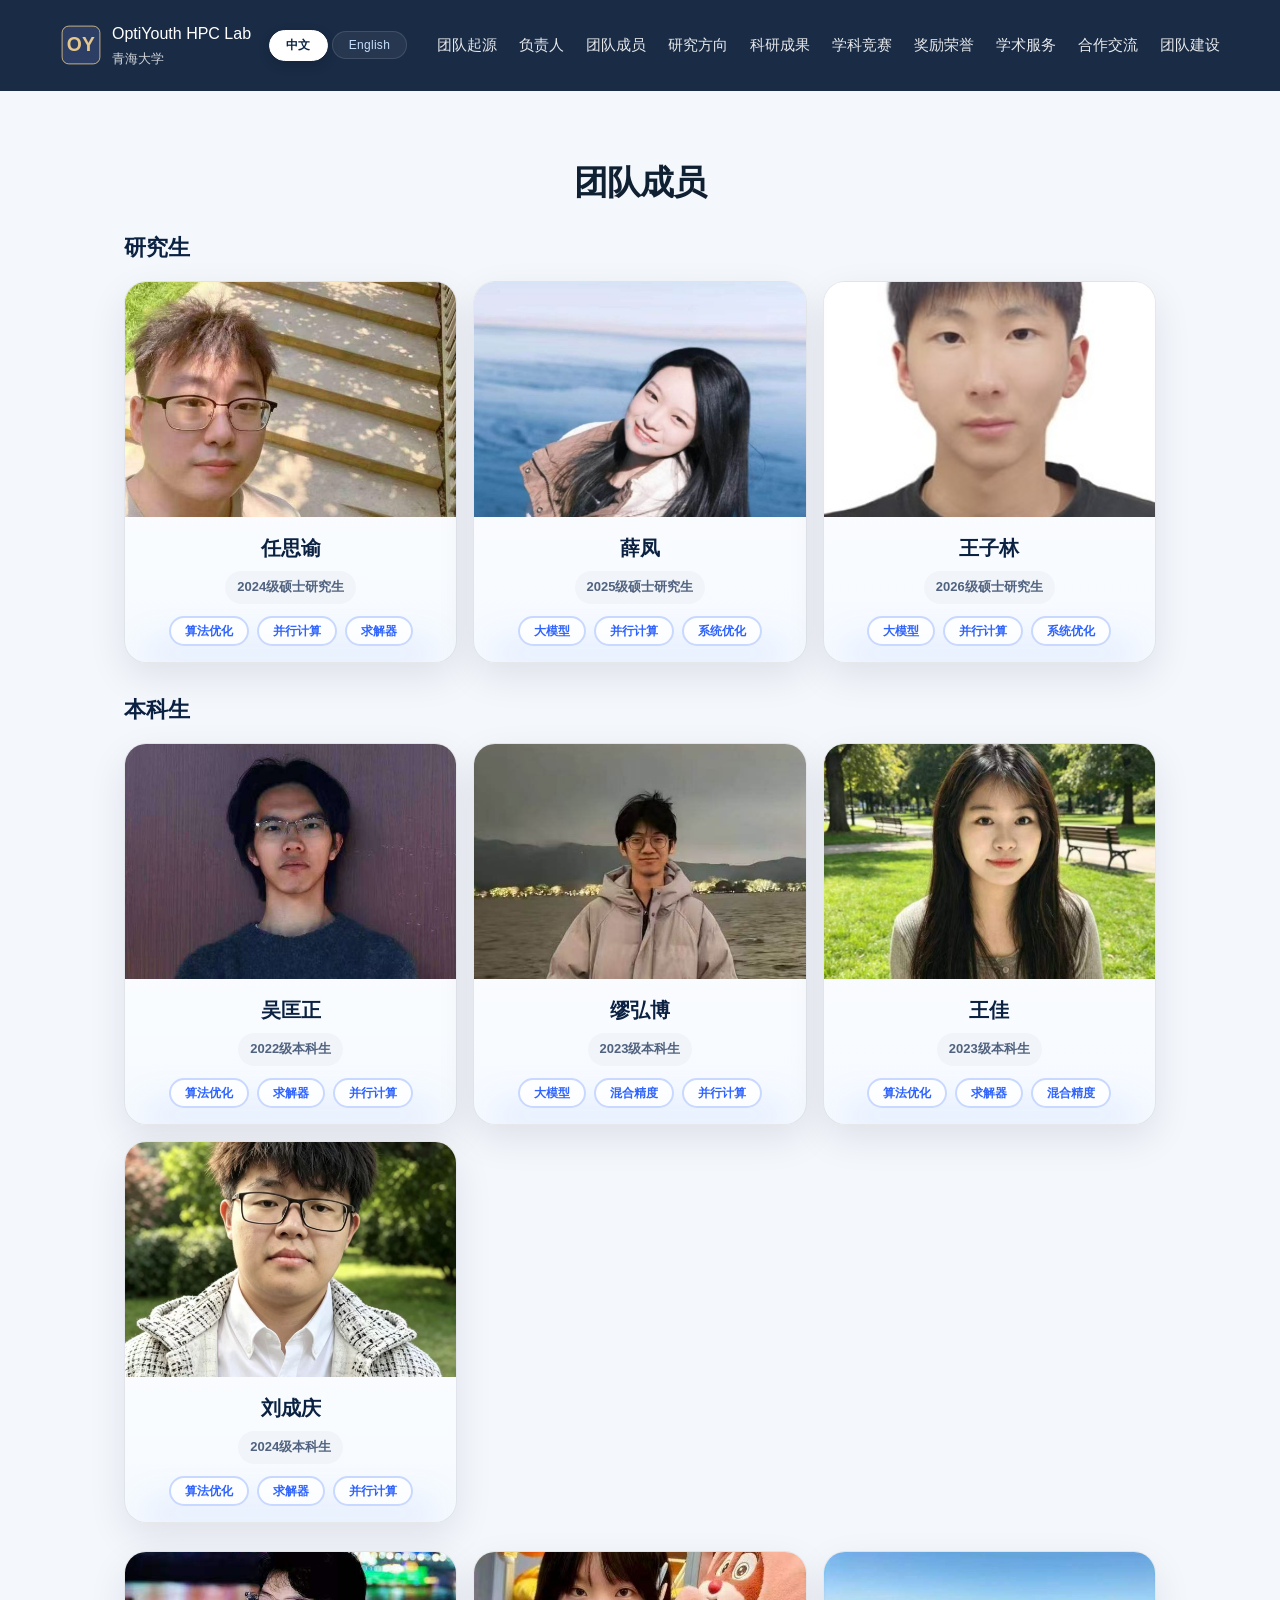
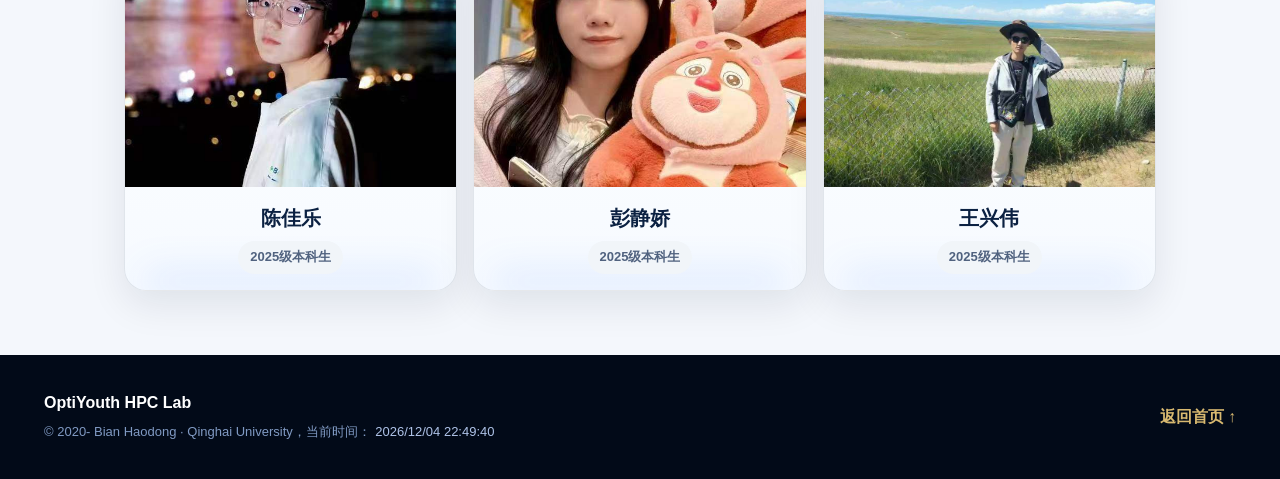
<file: subpage/subpages/member.html>
<!DOCTYPE html>

<html lang="zh-CN">
<head>
<meta charset="utf-8"/>
<meta content="width=device-width, initial-scale=1.0" name="viewport"/>
<title>团队成员 | OptiYouth HPC Lab Qinghai University</title>
<link href="../styles.css" rel="stylesheet"/>
<style>

/* unified homepage navigation */
.nav{
  width:100% !important;
  display:flex !important;
  justify-content:space-between !important;
  align-items:center !important;
  padding:20px 60px !important;
  background:#192b45 !important;
  border-bottom:none !important;
  box-sizing:border-box !important;
  position:relative !important;
  top:auto !important;
  z-index:50 !important;
}
.nav .brand{
  display:flex !important;
  align-items:center !important;
  gap:10px !important;
  color:#fff !important;
  text-decoration:none !important;
}
    .nav .brand-mark {
        width: 42px !important;
        height: 42px !important;
        background: transparent !important;
        border-radius: 0 !important;
        display: flex !important;
        align-items: center !important;
        justify-content: center !important;
        border: none !important;
        padding: 0 !important;
    }

        .nav .brand-mark svg {
            width: 42px !important;
            height: 42px !important;
            display: block !important;
        }
.nav .nav-links{
  display:flex !important;
  gap:0 !important;
  align-items:center !important;
}
.nav .nav-links a{
  color:#fff !important;
  text-decoration:none !important;
  margin-left:22px !important;
  font-size:15px !important;
  opacity:0.9 !important;
  font-weight:400 !important;
}
.nav .nav-links a:hover{opacity:0.8 !important;color:#fff !important;}
@media(max-width:900px){
  .nav{padding:18px 24px !important;}
  .nav .nav-links{display:none !important;}
}

/* ---- 移动端汉堡菜单（仅 <=900px） ---- */
.nav-toggle {
    display: none;
    flex-direction: column;
    justify-content: center;
    align-items: center;
    gap: 5px;
    width: 40px;
    height: 40px;
    background: transparent;
    border: none;
    cursor: pointer;
    padding: 8px;
    margin-left: auto;
}
.nav-toggle span {
    display: block;
    width: 24px;
    height: 2px;
    background: #fff;
    border-radius: 2px;
    transition: 0.3s;
}
@media(max-width:900px) {
    .nav-toggle { display: flex !important; }
    .nav {
        position: relative !important;
        flex-wrap: wrap !important;
    }
    .nav-links {
        display: none !important;
        width: 100% !important;
        flex-direction: column !important;
        padding: 8px 24px 16px !important;
        gap: 0 !important;
        background: #192b45 !important;
        border-top: 1px solid rgba(255,255,255,0.1) !important;
        order: 3;
    }
    .nav-links.open {
        display: flex !important;
    }
    .nav-links a {
        margin-left: 0 !important;
        padding: 10px 0 !important;
        border-bottom: 1px solid rgba(255,255,255,0.08) !important;
        font-size: 15px !important;
    }
    .nav-links a:last-child {
        border-bottom: none !important;
    }
}

/* ---- 团队成员移动端修复（仅 <=900px） ---- */
@media(max-width:1000px) {
    .member-grid { grid-template-columns: repeat(2, 1fr) !important; }
}
@media(max-width:640px) {
    .member-grid { grid-template-columns: 1fr !important; }
    .member-card img { height: 280px !important; }
    .member-pill-row { flex-wrap: wrap !important; }
}
</style>
</head>
<body>
<!-- 导航栏 -->
<nav class="nav">
    <div style="display:flex;align-items:center;">
        <a class="brand" href="../../index.html" style="display:flex;align-items:center;gap:10px;color:#fff;text-decoration:none;">
            <span class="brand-mark">
                <svg width="42" height="42" viewBox="0 0 100 100">
                    <rect x="5" y="5" width="90" height="90" rx="16" fill="#2c3e64" stroke="#e6c78c" stroke-width="2" />
                    <text x="50" y="64" font-size="46" font-weight="700" fill="#e6c78c" text-anchor="middle">OY</text>
                </svg>
            </span>
            <div>
                <div data-i18n="nav.brand">OptiYouth HPC Lab</div>
                <div style="font-size:13px;opacity:0.8;" data-i18n="nav.brandSub">Qinghai University</div>
            </div>
        </a>
        <div class="lang-switch">
            <button class="lang-btn active" data-lang="zh">中文</button>
            <button class="lang-btn" data-lang="en">English</button>
        </div>
    </div>
        <button class="nav-toggle" aria-label="菜单">
            <span></span>
            <span></span>
            <span></span>
        </button>

    <div class="nav-links">
        <a href="../../subpage/subpages/overview.html" data-i18n="nav.links.overview">团队起源</a>
        <a href="../../subpage/subpages/leader.html" data-i18n="nav.links.leader">负责人</a>
        <a href="../../subpage/subpages/member.html" data-i18n="nav.links.member">团队成员</a>
        <a href="../../subpage/subpages/direction.html" data-i18n="nav.links.direction">研究方向</a>
        <a href="../../subpage/subpages/research.html" data-i18n="nav.links.research">科研成果</a>
        <a href="../../subpage/subpages/competition.html" data-i18n="nav.links.competition">学科竞赛</a>
        <a href="../../subpage/subpages/awards.html" data-i18n="nav.links.awards">奖励荣誉</a>
        <a href="../../subpage/subpages/academic.html" data-i18n="nav.links.academic">学术服务</a>
        <a href="../../subpage/subpages/collaboration.html" data-i18n="nav.links.collaboration">合作交流</a>
        <a href="../../subpage/subpages/building.html" data-i18n="nav.links.building">团队建设</a>
    </div>
</nav>

<main>
<section class="section" id="members">
<div class="container">
<div class="section-head center">
<h2 data-i18n="member.title">团队成员</h2>
</div>
<div class="member-tabs">

<!-- ===== 研究生 ===== -->
<div class="member-group">
<h3 data-i18n="member.gradTitle">研究生</h3>
<div class="member-grid">

<article class="member-card">
<img alt="任思谕" src="../assets/images/ren.jpg"/>
<div class="member-body">
<h4 data-i18n="member.names.ren">任思谕</h4>
<p class="member-grade" data-i18n="member.grad1">2024级硕士研究生</p>
<div class="member-pill-row">
<span class="member-pill" data-i18n="member.pill.algorithm">算法优化</span>
<span class="member-pill" data-i18n="member.pill.parallel">并行计算</span>
<span class="member-pill" data-i18n="member.pill.solver">求解器</span>
</div>
</div>
</article>

<article class="member-card">
<img alt="薛凤" src="../assets/images/xuefeng.jpg"/>
<div class="member-body">
<h4 data-i18n="member.names.xue">薛凤</h4>
<p class="member-grade" data-i18n="member.grad2">2025级硕士研究生</p>
<div class="member-pill-row">
<span class="member-pill" data-i18n="member.pill.llm">大模型</span>
<span class="member-pill" data-i18n="member.pill.parallel">并行计算</span>
<span class="member-pill" data-i18n="member.pill.sysopt">系统优化</span>
</div>
</div>
</article>

<!-- 王子林 2026级研究生 -->
<article class="member-card">
<img alt="王子林" src="../assets/images/wangziling.jpg"/>
<div class="member-body">
<h4 data-i18n="member.names.wangziling">王子林</h4>
<p class="member-grade" data-i18n="member.grad3">2026级硕士研究生</p>
<div class="member-pill-row">
<span class="member-pill" data-i18n="member.pill.llm">大模型</span>
<span class="member-pill" data-i18n="member.pill.parallel">并行计算</span>
<span class="member-pill" data-i18n="member.pill.sysopt">系统优化</span>
</div>
</div>
</article>

</div>
</div>

<!-- ===== 本科生 ===== -->
<div class="member-group">
<h3 data-i18n="member.undergradTitle">本科生</h3>
<div class="member-grid">

<article class="member-card">
<img alt="吴匡正" src="../assets/images/wukuangzheng.jpg"/>
<div class="member-body">
<h4 data-i18n="member.names.wu">吴匡正</h4>
<p class="member-grade" data-i18n="member.undergrad1">2022级本科生</p>
<div class="member-pill-row">
<span class="member-pill" data-i18n="member.pill.algorithm">算法</span>
<span class="member-pill" data-i18n="member.pill.solver">求解器</span>
<span class="member-pill" data-i18n="member.pill.parallel">并行计算</span>
</div>
</div>
</article>

<article class="member-card">
<img alt="缪弘博" src="../assets/images/miaohongbo.jpg"/>
<div class="member-body">
<h4 data-i18n="member.names.miao">缪弘博</h4>
<p class="member-grade" data-i18n="member.undergrad2">2023级本科生</p>
<div class="member-pill-row">
<span class="member-pill" data-i18n="member.pill.llm">大模型</span>
<span class="member-pill" data-i18n="member.pill.mixed">混合精度</span>
<span class="member-pill" data-i18n="member.pill.parallel">并行计算</span>
</div>
</div>
</article>

<article class="member-card">
<img alt="王佳" src="../assets/images/wangjia.jpg"/>
<div class="member-body">
<h4 data-i18n="member.names.wang">王佳</h4>
<p class="member-grade" data-i18n="member.undergrad2">2023级本科生</p>
<div class="member-pill-row">
<span class="member-pill" data-i18n="member.pill.algorithm">算法优化</span>
<span class="member-pill" data-i18n="member.pill.solver">求解器</span>
<span class="member-pill" data-i18n="member.pill.mixed">混合精度</span>
</div>
</div>
</article>

<!-- 刘成庆 2024级本科生 -->
<article class="member-card">
<img alt="刘成庆" src="../assets/images/liuchenqing.jpg"/>
<div class="member-body">
<h4 data-i18n="member.names.liuchengqing">刘成庆</h4>
<p class="member-grade" data-i18n="member.undergrad4">2024级本科生</p>
<div class="member-pill-row">
<span class="member-pill" data-i18n="member.pill.algorithm">算法优化</span>
<span class="member-pill" data-i18n="member.pill.solver">求解器</span>
<span class="member-pill" data-i18n="member.pill.parallel">并行计算</span>
</div>
</div>
</article>

</div>
</div>

<!-- ===== 2025级本科生 ===== -->
<div class="member-group">
<div class="member-grid">

<article class="member-card">
<img alt="陈佳乐" src="../assets/images/stu2026_chenjiale.jpg"/>
<div class="member-body">
<h4 data-i18n="member.names.chen">陈佳乐</h4>
<p class="member-grade" data-i18n="member.undergrad3">2025级本科生</p>
</div>
</article>

<article class="member-card">
<img alt="彭静娇" src="../assets/images/stu2026_pengjingjiao.jpg"/>
<div class="member-body">
<h4 data-i18n="member.names.peng">彭静娇</h4>
<p class="member-grade" data-i18n="member.undergrad3">2025级本科生</p>
</div>
</article>

<article class="member-card">
<img alt="王兴伟" src="../assets/images/stu2026_wangxingwei.jpg"/>
<div class="member-body">
<h4 data-i18n="member.names.wangxing">王兴伟</h4>
<p class="member-grade" data-i18n="member.undergrad3">2025级本科生</p>
</div>
</article>

</div>
</div>

</div>
</div>
</section>
</main>

<!-- 页脚 -->
<footer class="footer">
<div class="container footer-inner">
<div>
<strong data-i18n="footer.brand">OptiYouth HPC Lab</strong>
<span data-i18n="footer.copyright">© 2020-   Bian Haodong · Qinghai University，当前时间：</span>
<span id="current-time">正在加载...</span>
</div>
<a href="../../index.html" data-i18n="footer.backHome">返回首页 ↑</a>
</div>
</footer>

<script src="../i18n.js"></script>

<script data-optiyouth-time="true">
    (function () {
        function updateCurrentTime() {
            var el = document.getElementById('current-time');
            if (!el) return;
            var now = new Date();
            var text = now.toLocaleString('zh-CN', {
                year: 'numeric',
                month: '2-digit',
                day: '2-digit',
                hour: '2-digit',
                minute: '2-digit',
                second: '2-digit',
                hour12: false
            });
            el.textContent = text;
        }
        updateCurrentTime();
        setInterval(updateCurrentTime, 1000);
    })();
</script>

<script>
    (function() {
        var toggle = document.querySelector('.nav-toggle');
        var menu = document.querySelector('.nav-links');
        if (toggle && menu) {
            toggle.addEventListener('click', function() {
                menu.classList.toggle('open');
            });
        }
    })();
</script>

</body>
</html>
</file>
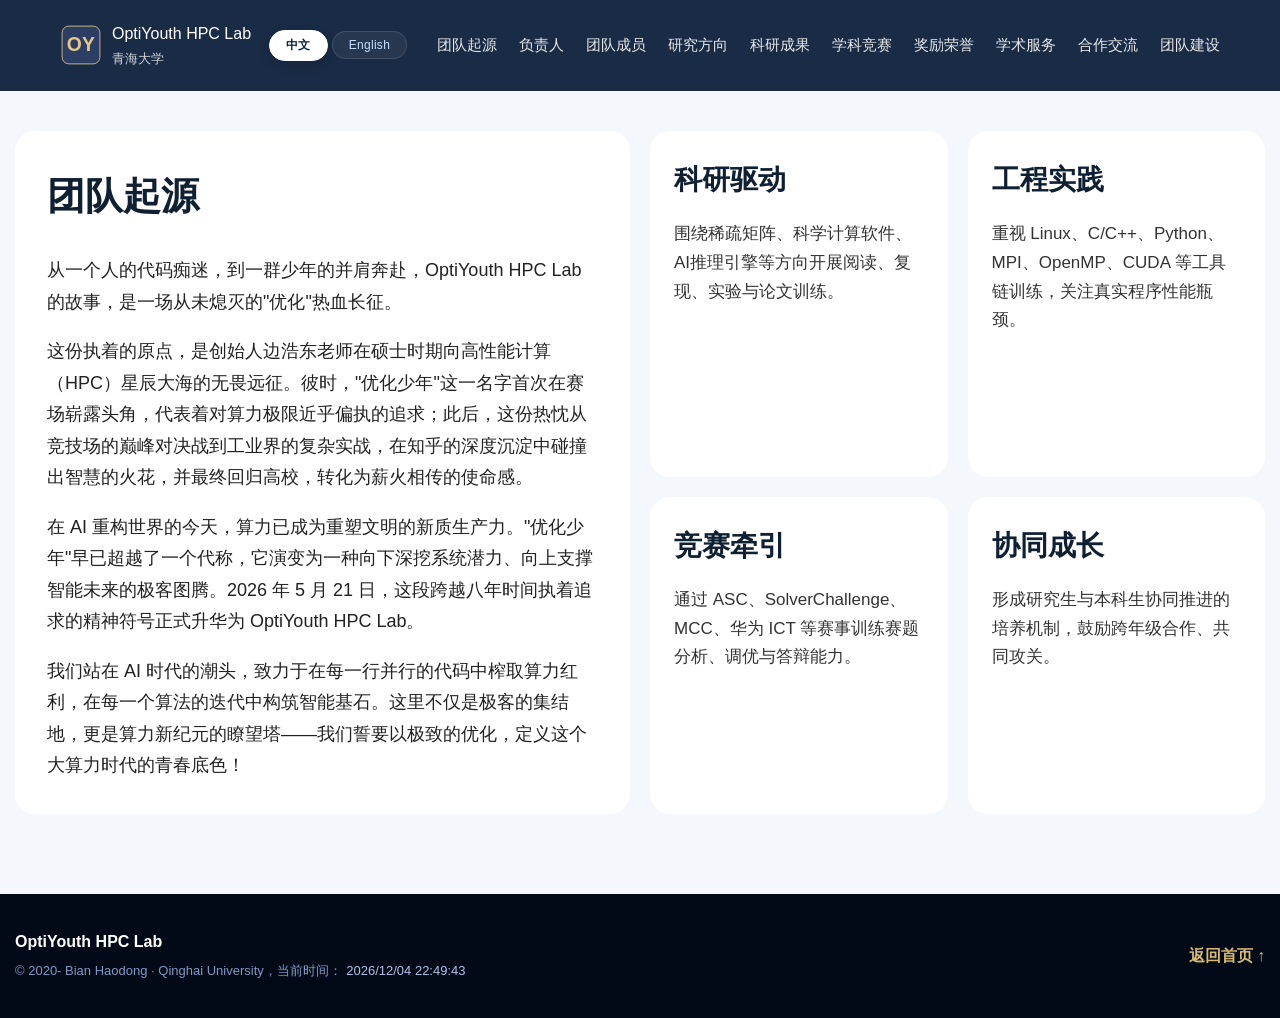
<file: subpage/subpages/overview.html>
<!DOCTYPE html>

<html lang="zh-CN">
<head>
<meta charset="utf-8"/>
<meta content="width=device-width, initial-scale=1.0" name="viewport"/>
<link href="../styles.css" rel="stylesheet"/>
<title>团队起源 | OptiYouth HPC Lab Qinghai University</title>
<style>
    .footer {
        margin-top: 80px !important;
    }
    .container {
        max-width: 1280px;
        margin: 0 auto;
        padding: 0 15px;
    }
    .page-wrap {
        display: grid;
        grid-template-columns: 1fr 1fr;
        gap: 20px;
        margin-top: 40px;
    }
    .left-main-box {
        background: #fff;
        border-radius: 20px;
        padding: 32px;
    }
    .left-main-box .en-title {
        color: #406099;
        font-size: 18px;
        letter-spacing: 1px;
        margin: 0 0 10px;
    }
    .left-main-box h2 {
        font-size: 38px;
        margin: 0 0 26px;
    }
    .left-main-box p {
        line-height: 1.75;
        font-size: 18px;
        color: #222;
        margin: 0 0 18px;
    }
    .left-main-box p:last-child {
        margin-bottom: 0;
    }
    .right-grid-wrap {
        display: grid;
        grid-template-columns: 1fr 1fr;
        gap: 20px;
    }
    .grid-card {
        background: #fff;
        border-radius: 20px;
        padding: 24px;
    }
    .grid-card h3 {
        font-size: 28px;
        margin: 0 0 16px;
    }
    .grid-card p {
        line-height: 1.7;
        font-size: 17px;
        color: #333;
        margin: 0;
    }

    /* unified homepage navigation */
    .nav{
      width:100% !important;
      display:flex !important;
      justify-content:space-between !important;
      align-items:center !important;
      padding:20px 60px !important;
      background:#192b45 !important;
      border-bottom:none !important;
      box-sizing:border-box !important;
      position:relative !important;
      top:auto !important;
      z-index:50 !important;
    }
    .nav .brand{
      display:flex !important;
      align-items:center !important;
      gap:10px !important;
      color:#fff !important;
      text-decoration:none !important;
    }
    .nav .brand-mark {
        width: 42px !important;
        height: 42px !important;
        background: transparent !important;
        border-radius: 0 !important;
        display: flex !important;
        align-items: center !important;
        justify-content: center !important;
        border: none !important;
        padding: 0 !important;
    }
    .nav .brand-mark svg {
        width: 42px !important;
        height: 42px !important;
        display: block !important;
    }
    .nav .nav-links{
      display:flex !important;
      gap:0 !important;
      align-items:center !important;
    }
    .nav .nav-links a{
      color:#fff !important;
      text-decoration:none !important;
      margin-left:22px !important;
      font-size:15px !important;
      opacity:0.9 !important;
      font-weight:400 !important;
    }
    .nav .nav-links a:hover{opacity:0.8 !important;color:#fff !important;}
    @media(max-width:900px){
      .nav{padding:18px 24px !important;}
      .nav .nav-links{display:none !important;}
    }

/* ---- 移动端汉堡菜单（仅 <=900px） ---- */
.nav-toggle {
    display: none;
    flex-direction: column;
    justify-content: center;
    align-items: center;
    gap: 5px;
    width: 40px;
    height: 40px;
    background: transparent;
    border: none;
    cursor: pointer;
    padding: 8px;
    margin-left: auto;
}
.nav-toggle span {
    display: block;
    width: 24px;
    height: 2px;
    background: #fff;
    border-radius: 2px;
    transition: 0.3s;
}
@media(max-width:900px) {
    .nav-toggle { display: flex !important; }
    .nav {
        position: relative !important;
        flex-wrap: wrap !important;
    }
    .nav-links {
        display: none !important;
        width: 100% !important;
        flex-direction: column !important;
        padding: 8px 24px 16px !important;
        gap: 0 !important;
        background: #192b45 !important;
        border-top: 1px solid rgba(255,255,255,0.1) !important;
        order: 3;
    }
    .nav-links.open {
        display: flex !important;
    }
    .nav-links a {
        margin-left: 0 !important;
        padding: 10px 0 !important;
        border-bottom: 1px solid rgba(255,255,255,0.08) !important;
        font-size: 15px !important;
    }
    .nav-links a:last-child {
        border-bottom: none !important;
    }
}

/* ---- 团队起源移动端修复（仅 <=900px） ---- */
@media(max-width:900px) {
    .page-wrap { grid-template-columns: 1fr !important; }
    .right-grid-wrap { grid-template-columns: 1fr !important; }
    .left-main-box { padding: 24px !important; }
    .left-main-box h2 { font-size: 32px !important; }
    .left-main-box p { font-size: 16px !important; }
}
@media(max-width:640px) {
    .left-main-box { padding: 18px !important; }
    .left-main-box h2 { font-size: 28px !important; }
    .grid-card { padding: 20px !important; }
    .grid-card h3 { font-size: 22px !important; }
}
</style>
</head>
<body>
    <!-- 导航栏（已添加语言切换按钮） -->
    <nav class="nav">
        <div style="display:flex;align-items:center;">
            <a class="brand" href="../../index.html" style="display:flex;align-items:center;gap:10px;color:#fff;text-decoration:none;">
                <span class="brand-mark">
                    <svg width="42" height="42" viewBox="0 0 100 100">
                        <rect x="5" y="5" width="90" height="90" rx="16" fill="#2c3e64" stroke="#e6c78c" stroke-width="2" />
                        <text x="50" y="64" font-size="46" font-weight="700" fill="#e6c78c" text-anchor="middle">OY</text>
                    </svg>
                </span>
                <div>
                    <div data-i18n="nav.brand">OptiYouth HPC Lab</div>
                    <div style="font-size:13px;opacity:0.8;" data-i18n="nav.brandSub">青海大学</div>
                </div>
            </a>
            <!-- 语言切换按钮 -->
            <div class="lang-switch">
                <button class="lang-btn active" data-lang="zh">中文</button>
                <button class="lang-btn" data-lang="en">English</button>
            </div>
        </div>
        <button class="nav-toggle" aria-label="菜单">
            <span></span>
            <span></span>
            <span></span>
        </button>

        <div class="nav-links">
            <a href="../../subpage/subpages/overview.html" data-i18n="nav.links.overview">团队起源</a>
            <a href="../../subpage/subpages/leader.html" data-i18n="nav.links.leader">负责人</a>
            <a href="../../subpage/subpages/member.html" data-i18n="nav.links.member">团队成员</a>
            <a href="../../subpage/subpages/direction.html" data-i18n="nav.links.direction">研究方向</a>
            <a href="../../subpage/subpages/research.html" data-i18n="nav.links.research">科研成果</a>
            <a href="../../subpage/subpages/competition.html" data-i18n="nav.links.competition">学科竞赛</a>
            <a href="../../subpage/subpages/awards.html" data-i18n="nav.links.awards">奖励荣誉</a>
            <a href="../../subpage/subpages/academic.html" data-i18n="nav.links.academic">学术服务</a>
            <a href="../../subpage/subpages/collaboration.html" data-i18n="nav.links.collaboration">合作交流</a>
            <a href="../../subpage/subpages/building.html" data-i18n="nav.links.building">团队建设</a>
        </div>
    </nav>

    <main class="container">
        <div class="page-wrap">
            <div class="left-main-box">
    
                <h2 data-i18n="overview.title">团队起源</h2>
                <p data-i18n="overview.p1">从一个人的代码痴迷，到一群少年的并肩奔赴，OptiYouth HPC Lab 的故事，是一场从未熄灭的"优化"热血长征。</p>
                <p data-i18n="overview.p2">这份执着的原点，是创始人边浩东老师在硕士时期向高性能计算（HPC）星辰大海的无畏远征。彼时，"优化少年"这一名字首次在赛场崭露头角，代表着对算力极限近乎偏执的追求；此后，这份热忱从竞技场的巅峰对决战到工业界的复杂实战，在知乎的深度沉淀中碰撞出智慧的火花，并最终回归高校，转化为薪火相传的使命感。</p>
                <p data-i18n="overview.p3">在 AI 重构世界的今天，算力已成为重塑文明的新质生产力。"优化少年"早已超越了一个代称，它演变为一种向下深挖系统潜力、向上支撑智能未来的极客图腾。2026 年 5 月 21 日，这段跨越八年时间执着追求的精神符号正式升华为 OptiYouth HPC Lab。</p>
                <p data-i18n="overview.p4">我们站在 AI 时代的潮头，致力于在每一行并行的代码中榨取算力红利，在每一个算法的迭代中构筑智能基石。这里不仅是极客的集结地，更是算力新纪元的瞭望塔——我们誓要以极致的优化，定义这个大算力时代的青春底色！</p>
            </div>
            <div class="right-grid-wrap">
                <div class="grid-card">
                    <h3 data-i18n="overview.grid1Title">科研驱动</h3>
                    <p data-i18n="overview.grid1Desc">围绕稀疏矩阵、科学计算软件、AI推理引擎等方向开展阅读、复现、实验与论文训练。</p>
                </div>
                <div class="grid-card">
                    <h3 data-i18n="overview.grid2Title">工程实践</h3>
                    <p data-i18n="overview.grid2Desc">重视 Linux、C/C++、Python、MPI、OpenMP、CUDA 等工具链训练，关注真实程序性能瓶颈。</p>
                </div>
                <div class="grid-card">
                    <h3 data-i18n="overview.grid3Title">竞赛牵引</h3>
                    <p data-i18n="overview.grid3Desc">通过 ASC、SolverChallenge、MCC、华为 ICT 等赛事训练赛题分析、调优与答辩能力。</p>
                </div>
                <div class="grid-card">
                    <h3 data-i18n="overview.grid4Title">协同成长</h3>
                    <p data-i18n="overview.grid4Desc">形成研究生与本科生协同推进的培养机制，鼓励跨年级合作、共同攻关。</p>
                </div>
            </div>
        </div>
    </main>

    <!-- 页脚 -->
    <footer class="footer">
        <div class="container footer-inner">
            <div>
                <strong data-i18n="footer.brand">OptiYouth HPC Lab</strong>
                <span data-i18n="footer.copyright">© 2020-   Bian Haodong · Qinghai University，当前时间：</span>
                <span id="current-time">正在加载...</span>
            </div>
            <a href="../../index.html" data-i18n="footer.backHome">返回首页 ↑</a>
        </div>
    </footer>

    <!-- 引用语言切换脚本 -->
    <script src="../i18n.js"></script>

    <script data-optiyouth-time="true">
        (function () {
            function updateCurrentTime() {
                var el = document.getElementById('current-time');
                if (!el) return;
                var now = new Date();
                var text = now.toLocaleString('zh-CN', {
                    year: 'numeric',
                    month: '2-digit',
                    day: '2-digit',
                    hour: '2-digit',
                    minute: '2-digit',
                    second: '2-digit',
                    hour12: false
                });
                el.textContent = text;
            }
            updateCurrentTime();
            setInterval(updateCurrentTime, 1000);
        })();
    </script>

<script>
    (function() {
        var toggle = document.querySelector('.nav-toggle');
        var menu = document.querySelector('.nav-links');
        if (toggle && menu) {
            toggle.addEventListener('click', function() {
                menu.classList.toggle('open');
            });
        }
    })();
</script>

</body>
</html>
</file>
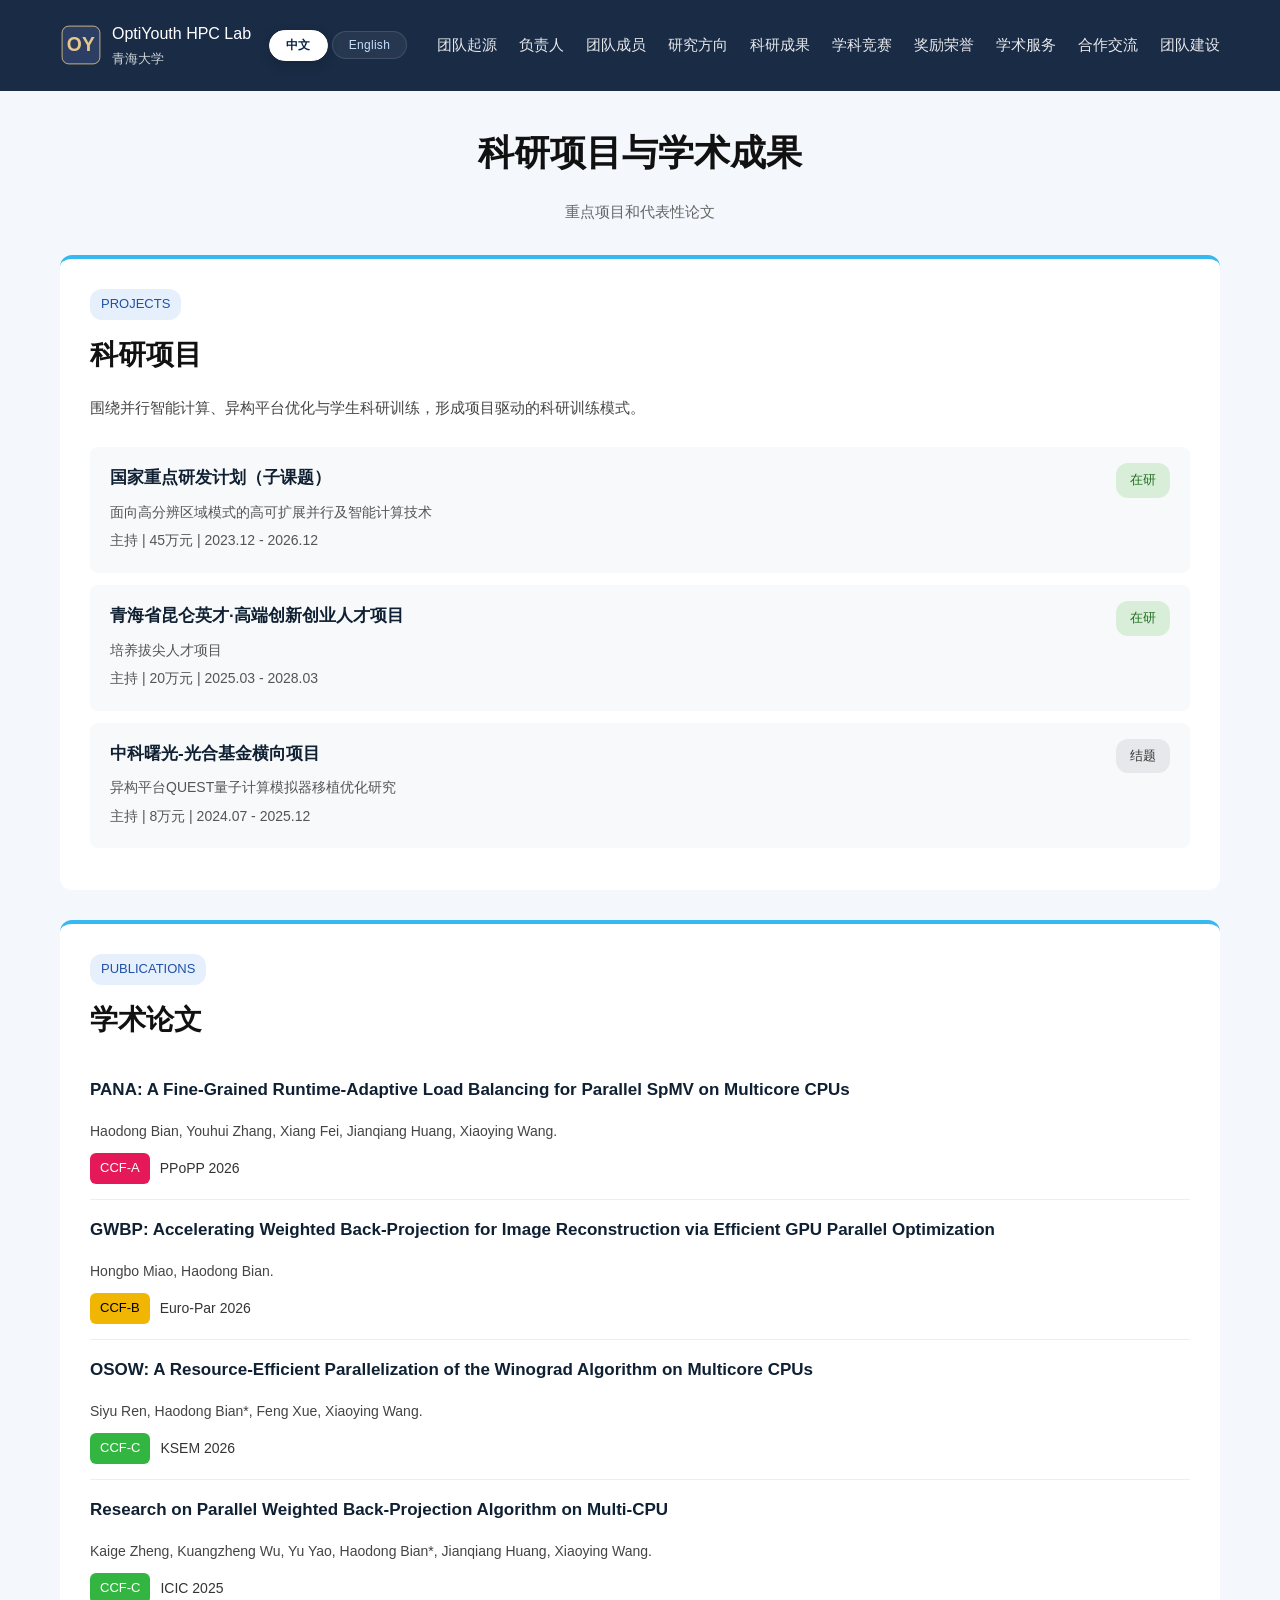
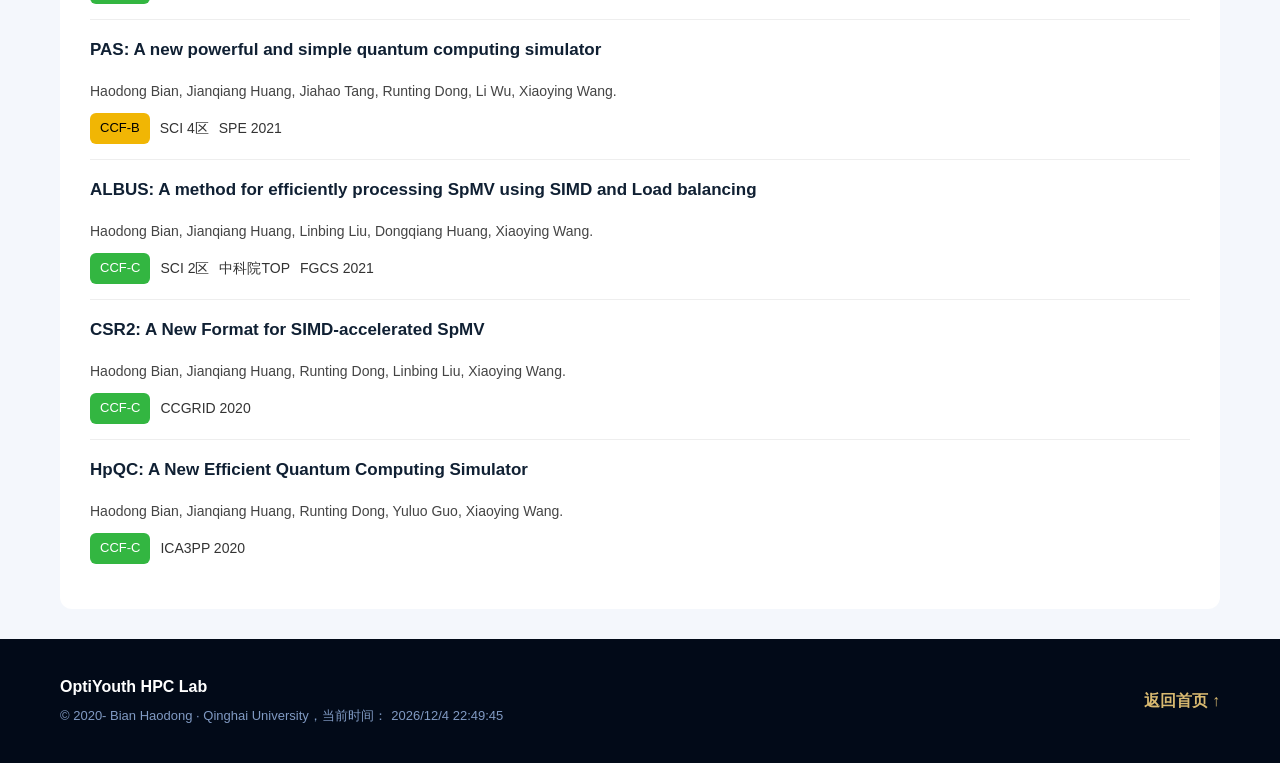
<file: subpage/subpages/research.html>
<!DOCTYPE html>

<html lang="zh-CN">
<head>
<meta charset="utf-8"/>
<meta content="width=device-width, initial-scale=1.0" name="viewport"/>
<link href="../styles.css" rel="stylesheet"/>
<title>科研成果 | OptiYouth HPC Lab Qinghai University</title>
<style>

        /* 页面整体容器 */
        .container {
            max-width: 1200px;
            margin: 0 auto;
            padding: 0 20px;
        }
        /* 页面顶部标题 */
        .page-top-title {
            text-align: center;
            margin: 30px 0;
        }

        .main-title {
            font-size: 36px;
            font-weight: bold;
            color: #111;
            margin: 0 0 8px;
        }

        .sub-desc {
            color: #666;
            font-size: 15px;
        }
        /* 区块卡片样式：单独圆角带蓝顶边，和原图一致 */
        .card-block {
            background: #fff;
            border-radius: 12px;
            border-top: 4px solid #36b8f0;
            padding: 30px;
            margin-bottom: 30px;
        }
        /* 板块英文小标签 */
        .en-label {
            background: #e6f0fc;
            color: #2050a8;
            font-size: 13px;
            padding: 4px 11px;
            border-radius: 12px;
            display: inline-block;
            margin-bottom: 10px;
        }
        /* 板块大标题 */
        .block-title {
            font-size: 28px;
            font-weight: bold;
            color: #111;
            margin: 0 0 16px;
        }
        /* 板块介绍文字 */
        .block-desc {
            color: #444;
            font-size: 15px;
            margin-bottom: 26px;
        }
        /* 单个项目条目 浅灰底框 */
        .pro-item {
            background: #f8f9fa;
            padding: 16px 20px;
            border-radius: 8px;
            margin-bottom: 12px;
            display: flex;
            justify-content: space-between;
            align-items: flex-start;
        }

        .pro-left h4 {
            font-size: 17px;
            margin: 0 0 7px;
        }

        .pro-left p {
            font-size: 14px;
            color: #555;
            margin: 4px 0;
        }
        /* 在研：浅绿色背景 */
        .status-doing {
            background: #d9eed9;
            color: #237023;
            font-size: 13px;
            padding: 6px 14px;
            border-radius: 12px;
            flex-shrink: 0;
        }
        /* 结题：浅灰色背景 */
        .status-finish {
            background: #e6e8eb;
            color: #333333;
            font-size: 13px;
            padding: 6px 14px;
            border-radius: 12px;
            flex-shrink: 0;
        }
        /* 论文条目 */
        .paper-item {
            padding: 15px 0;
            border-bottom: 1px solid #eee;
        }

            .paper-item:last-child {
                border-bottom: none;
            }

        .paper-name {
            font-size: 17px;
            margin: 0 0 8px;
        }

        .paper-author {
            font-size: 14px;
            color: #444;
            margin-bottom: 10px;
        }

        .tag-row {
            display: flex;
            gap: 10px;
            align-items: center;
        }

        .ccf-a {
            background: #e5185a;
            color: #fff;
            padding: 4px 10px;
            border-radius: 6px;
            font-size: 13px;
        }

        .ccf-b {
            background: #f1b604;
            color: #000;
            padding: 4px 10px;
            border-radius: 6px;
            font-size: 13px;
        }

        .ccf-c {
            background: #33b641;
            color: #fff;
            padding: 4px 10px;
            border-radius: 6px;
            font-size: 13px;
        }

        .conf-text {
            font-size: 14px;
            color: #333;
        }
    

/* unified homepage navigation */
.nav{
  width:100% !important;
  display:flex !important;
  justify-content:space-between !important;
  align-items:center !important;
  padding:20px 60px !important;
  background:#192b45 !important;
  border-bottom:none !important;
  box-sizing:border-box !important;
  position:relative !important;
  top:auto !important;
  z-index:50 !important;
}
.nav .brand{
  display:flex !important;
  align-items:center !important;
  gap:10px !important;
  color:#fff !important;
  text-decoration:none !important;
}
    .nav .brand-mark {
        width: 42px !important;
        height: 42px !important;
        background: transparent !important;
        border-radius: 0 !important;
        display: flex !important;
        align-items: center !important;
        justify-content: center !important;
        border: none !important;
        padding: 0 !important;
    }

        .nav .brand-mark svg {
            width: 42px !important;
            height: 42px !important;
            display: block !important;
        }
.nav .nav-links{
  display:flex !important;
  gap:0 !important;
  align-items:center !important;
}
.nav .nav-links a{
  color:#fff !important;
  text-decoration:none !important;
  margin-left:22px !important;
  font-size:15px !important;
  opacity:0.9 !important;
  font-weight:400 !important;
}
.nav .nav-links a:hover{opacity:0.8 !important;color:#fff !important;}
@media(max-width:900px){
  .nav{padding:18px 24px !important;}
  .nav .nav-links{display:none !important;}
}

/* ---- 移动端汉堡菜单（仅 <=900px） ---- */
.nav-toggle {
    display: none;
    flex-direction: column;
    justify-content: center;
    align-items: center;
    gap: 5px;
    width: 40px;
    height: 40px;
    background: transparent;
    border: none;
    cursor: pointer;
    padding: 8px;
    margin-left: auto;
}
.nav-toggle span {
    display: block;
    width: 24px;
    height: 2px;
    background: #fff;
    border-radius: 2px;
    transition: 0.3s;
}
@media(max-width:900px) {
    .nav-toggle { display: flex !important; }
    .nav {
        position: relative !important;
        flex-wrap: wrap !important;
    }
    .nav-links {
        display: none !important;
        width: 100% !important;
        flex-direction: column !important;
        padding: 8px 24px 16px !important;
        gap: 0 !important;
        background: #192b45 !important;
        border-top: 1px solid rgba(255,255,255,0.1) !important;
        order: 3;
    }
    .nav-links.open {
        display: flex !important;
    }
    .nav-links a {
        margin-left: 0 !important;
        padding: 10px 0 !important;
        border-bottom: 1px solid rgba(255,255,255,0.08) !important;
        font-size: 15px !important;
    }
    .nav-links a:last-child {
        border-bottom: none !important;
    }
}

/* ---- 科研成果移动端修复（仅 <=900px） ---- */
@media(max-width:900px) {
    .card-block { padding: 24px 18px !important; }
    .pro-item { flex-direction: column !important; gap: 10px !important; }
    .status-doing, .status-finish { align-self: flex-start; }
    .paper-item { padding: 18px 0 !important; }
    .paper-name { font-size: 15px !important; }
}
@media(max-width:640px) {
    .main-title { font-size: 28px !important; }
    .block-title { font-size: 22px !important; }
    .tag-row { flex-wrap: wrap !important; }
}
</style>
</head>
<body>
<!-- 导航栏（已添加语言切换按钮） -->
<nav class="nav">
    <div style="display:flex;align-items:center;">
        <a class="brand" href="../../index.html" style="display:flex;align-items:center;gap:10px;color:#fff;text-decoration:none;">
            <span class="brand-mark">
                <svg width="42" height="42" viewBox="0 0 100 100">
                    <rect x="5" y="5" width="90" height="90" rx="16" fill="#2c3e64" stroke="#e6c78c" stroke-width="2" />
                    <text x="50" y="64" font-size="46" font-weight="700" fill="#e6c78c" text-anchor="middle">OY</text>
                </svg>
            </span>
            <div>
                <div data-i18n="nav.brand">OptiYouth HPC Lab</div>
                <div style="font-size:13px;opacity:0.8;" data-i18n="nav.brandSub">Qinghai University</div>
            </div>
        </a>
        <div class="lang-switch">
            <button class="lang-btn active" data-lang="zh">中文</button>
            <button class="lang-btn" data-lang="en">English</button>
        </div>
    </div>
        <button class="nav-toggle" aria-label="菜单">
            <span></span>
            <span></span>
            <span></span>
        </button>

    <div class="nav-links">
        <a href="../../subpage/subpages/overview.html" data-i18n="nav.links.overview">团队起源</a>
        <a href="../../subpage/subpages/leader.html" data-i18n="nav.links.leader">负责人</a>
        <a href="../../subpage/subpages/member.html" data-i18n="nav.links.member">团队成员</a>
        <a href="../../subpage/subpages/direction.html" data-i18n="nav.links.direction">研究方向</a>
        <a href="../../subpage/subpages/research.html" data-i18n="nav.links.research">科研成果</a>
        <a href="../../subpage/subpages/competition.html" data-i18n="nav.links.competition">学科竞赛</a>
        <a href="../../subpage/subpages/awards.html" data-i18n="nav.links.awards">奖励荣誉</a>
        <a href="../../subpage/subpages/academic.html" data-i18n="nav.links.academic">学术服务</a>
        <a href="../../subpage/subpages/collaboration.html" data-i18n="nav.links.collaboration">合作交流</a>
        <a href="../../subpage/subpages/building.html" data-i18n="nav.links.building">团队建设</a>
    </div>
</nav>

<main>
<div class="container">
<!-- 页面总标题 -->
<div class="page-top-title">
<h1 class="main-title" data-i18n="research.title">科研项目与学术成果</h1>
<p class="sub-desc" data-i18n="research.subDesc">重点项目和代表性论文</p>
</div>
<!-- 第一个独立卡片：科研项目 -->
<div class="card-block">
<span class="en-label" data-i18n="research.projectsLabel">PROJECTS</span>
<h2 class="block-title" data-i18n="research.projectsTitle">科研项目</h2>
<p class="block-desc" data-i18n="research.projectsDesc">围绕并行智能计算、异构平台优化与学生科研训练，形成项目驱动的科研训练模式。</p>
<div class="pro-item">
<div class="pro-left">
<h4 data-i18n="research.proj1Name">国家重点研发计划（子课题）</h4>
<p data-i18n="research.proj1Desc">面向高分辨区域模式的高可扩展并行及智能计算技术</p>
<p data-i18n="research.proj1Meta">主持 | 45万元 | 2023.12 - 2026.12</p>
</div>
<span class="status-doing" data-i18n="research.proj1Status">在研</span>
</div>
<div class="pro-item">
<div class="pro-left">
<h4 data-i18n="research.proj2Name">青海省昆仑英才·高端创新创业人才项目</h4>
<p data-i18n="research.proj2Desc">培养拔尖人才项目</p>
<p data-i18n="research.proj2Meta">主持 | 20万元 | 2025.03 - 2028.03</p>
</div>
<span class="status-doing" data-i18n="research.proj2Status">在研</span>
</div>
<div class="pro-item">
<div class="pro-left">
<h4 data-i18n="research.proj3Name">中科曙光-光合基金横向项目</h4>
<p data-i18n="research.proj3Desc">异构平台QUEST量子计算模拟器移植优化研究</p>
<p data-i18n="research.proj3Meta">主持 | 8万元 | 2024.07 - 2025.12</p>
</div>
<span class="status-finish" data-i18n="research.proj3Status">结题</span>
</div>
</div>
<!-- 第二个独立卡片：学术论文 -->
<div class="card-block">
<span class="en-label" data-i18n="research.papersLabel">PUBLICATIONS</span>
<h2 class="block-title" data-i18n="research.papersTitle">学术论文</h2>
<!-- 论文标题、作者、会议/期刊保持原样（学术名称不翻译） -->
<div class="paper-item">
<h3 class="paper-name">PANA: A Fine-Grained Runtime-Adaptive Load Balancing for Parallel SpMV on Multicore CPUs</h3>
<p class="paper-author">Haodong Bian, Youhui Zhang, Xiang Fei, Jianqiang Huang, Xiaoying Wang.</p>
<div class="tag-row">
<span class="ccf-a">CCF-A</span>
<span class="conf-text">PPoPP 2026</span>
</div>
</div>
<div class="paper-item">
<h3 class="paper-name">GWBP: Accelerating Weighted Back-Projection for Image Reconstruction via Efficient GPU Parallel Optimization</h3>
<p class="paper-author">Hongbo Miao, Haodong Bian.</p>
<div class="tag-row">
<span class="ccf-b">CCF-B</span>
<span class="conf-text">Euro-Par 2026</span>
</div>
</div>
<div class="paper-item">
<h3 class="paper-name">OSOW: A Resource-Efficient Parallelization of the Winograd Algorithm on Multicore CPUs</h3>
<p class="paper-author">Siyu Ren, Haodong Bian*, Feng Xue, Xiaoying Wang.</p>
<div class="tag-row">
<span class="ccf-c">CCF-C</span>
<span class="conf-text">KSEM 2026</span>
</div>
</div>
<div class="paper-item">
    <h3 class="paper-name">Research on Parallel Weighted Back-Projection Algorithm on Multi-CPU</h3>
    <p class="paper-author">Kaige Zheng, Kuangzheng Wu, Yu Yao, Haodong Bian*, Jianqiang Huang, Xiaoying Wang.</p>
    <div class="tag-row">
        <span class="ccf-c">CCF-C</span>
        <span class="conf-text">ICIC 2025</span>
    </div>
</div>
<div class="paper-item">
    <h3 class="paper-name">PAS: A new powerful and simple quantum computing simulator</h3>
    <p class="paper-author">Haodong Bian, Jianqiang Huang, Jiahao Tang, Runting Dong, Li Wu, Xiaoying Wang.</p>
    <div class="tag-row">
        <span class="ccf-b">CCF-B</span>
        <span class="conf-text">SCI 4区</span>
        <span class="conf-text">SPE 2021</span>
    </div>
</div>
<div class="paper-item">
    <h3 class="paper-name">ALBUS: A method for efficiently processing SpMV using SIMD and Load balancing</h3>
    <p class="paper-author">Haodong Bian, Jianqiang Huang, Linbing Liu, Dongqiang Huang, Xiaoying Wang.</p>
    <div class="tag-row">
        <span class="ccf-c">CCF-C</span>
        <span class="conf-text">SCI 2区</span>
        <span class="conf-text">中科院TOP</span>
        <span class="conf-text">FGCS 2021</span>
    </div>
</div>
<div class="paper-item">
    <h3 class="paper-name">CSR2: A New Format for SIMD-accelerated SpMV</h3>
    <p class="paper-author">Haodong Bian, Jianqiang Huang, Runting Dong, Linbing Liu, Xiaoying Wang.</p>
    <div class="tag-row">
        <span class="ccf-c">CCF-C</span>
        <span class="conf-text">CCGRID 2020</span>
    </div>
</div>
<div class="paper-item">
    <h3 class="paper-name">HpQC: A New Efficient Quantum Computing Simulator</h3>
    <p class="paper-author">Haodong Bian, Jianqiang Huang, Runting Dong, Yuluo Guo, Xiaoying Wang.</p>
    <div class="tag-row">
        <span class="ccf-c">CCF-C</span>
        <span class="conf-text">ICA3PP 2020</span>
    </div>
</div>
</div>
</div>
</main>
<!-- 页脚 -->
<footer class="footer">
<div class="container footer-inner">
<div>
<strong data-i18n="footer.brand">OptiYouth HPC Lab Qinghai University</strong>
<span data-i18n="footer.copyright">© 2020-2026 边浩东 | 当前时间：</span>
<span id="time"></span>
</div>
<a href="../../index.html" data-i18n="footer.backHome">返回首页 ↑</a>
</div>
</footer>

<script src="../i18n.js"></script>

<script>
        function updateTime() {
            let now = new Date();
            document.getElementById("time").innerText = now.toLocaleString("zh-CN", { hour12: false });
        }
        updateTime();
        setInterval(updateTime, 1000);
</script>

<script>
    (function() {
        var toggle = document.querySelector('.nav-toggle');
        var menu = document.querySelector('.nav-links');
        if (toggle && menu) {
            toggle.addEventListener('click', function() {
                menu.classList.toggle('open');
            });
        }
    })();
</script>

</body>
</html>
</file>
<file: subpage/styles.css>
:root{
  --navy:#071528;--navy2:#0B2142;--navy3:#102F5E;--blue:#246BFE;--cyan:#48D9FF;--gold:#D8B970;--gold2:#FFF0B8;--ink:#102033;--muted:#6C7A92;--bg:#F4F7FC;--card:#FFFFFF;--line:rgba(11,33,66,.12);--shadow:0 24px 72px rgba(5,20,45,.14);--r:28px;
}
*{box-sizing:border-box} html{scroll-behavior:smooth} body{margin:0;font-family:-apple-system,BlinkMacSystemFont,"Segoe UI","PingFang SC","Microsoft YaHei",Arial,sans-serif;color:var(--ink);background:var(--bg);line-height:1.75} a{color:inherit;text-decoration:none}.container{max-width:1240px;margin:0 auto;padding:0 24px}.kicker{letter-spacing:.18em;text-transform:uppercase;font-size:12px;font-weight:900;color:var(--gold)}.dark-kicker{color:var(--blue)}
.nav{position:sticky;top:0;z-index:50;background:rgba(7,21,40,.82);backdrop-filter:blur(18px);border-bottom:1px solid rgba(255,255,255,.1)}.nav-inner{height:74px;display:flex;align-items:center;justify-content:space-between}.brand{display:flex;gap:14px;align-items:center;color:#fff}.brand-mark{width:46px;height:46px;border-radius:15px;display:grid;place-items:center;background:linear-gradient(145deg,rgba(255,255,255,.14),rgba(255,255,255,.04));border:1px solid rgba(216,185,112,.55);color:var(--gold2);font-weight:950;letter-spacing:.04em}.brand strong{display:block;font-size:17px}.brand span:last-child{display:block;color:#AFC3E8;font-size:12px;letter-spacing:.04em}.nav-links{display:flex;gap:22px;color:#DCE8FF;font-size:14px}.nav-links a{opacity:.92}.nav-links a:hover{color:var(--gold2)}
.hero{position:relative;overflow:hidden;color:#fff;background:radial-gradient(circle at 72% 20%,rgba(72,217,255,.20),transparent 28%),radial-gradient(circle at 16% 84%,rgba(216,185,112,.17),transparent 24%),linear-gradient(135deg,#020A18 0%,#071A36 54%,#0E3267 100%)}.hero:before{content:"";position:absolute;inset:0;background-image:linear-gradient(rgba(255,255,255,.045) 1px,transparent 1px),linear-gradient(90deg,rgba(255,255,255,.045) 1px,transparent 1px);background-size:44px 44px;mask-image:linear-gradient(to bottom,#000 0%,transparent 92%)}.hero-inner{position:relative;z-index:1;display:grid;grid-template-columns:1.05fr .95fr;gap:54px;align-items:center;padding:94px 24px 110px}.hero h1{font-size:74px;line-height:1.02;letter-spacing:-.06em;margin:14px 0 10px}.hero h2{font-size:29px;line-height:1.35;margin:0 0 22px;color:#EAF2FF}.hero-desc{font-size:18px;color:#C9D8F3;max-width:720px}.hero-actions{display:flex;gap:15px;margin-top:34px}.btn{display:inline-flex;align-items:center;justify-content:center;border-radius:999px;padding:12px 25px;font-weight:900}.btn.primary{background:linear-gradient(135deg,var(--gold),var(--gold2));color:#071528;box-shadow:0 16px 34px rgba(216,185,112,.23)}.btn.ghost{border:1px solid rgba(255,255,255,.24);background:rgba(255,255,255,.06);color:#fff}.hero-panel{position:relative;min-height:470px}.glass-card{position:absolute;right:15px;top:34px;width:430px;border-radius:30px;background:rgba(255,255,255,.10);border:1px solid rgba(255,255,255,.18);box-shadow:0 30px 100px rgba(0,0,0,.30);backdrop-filter:blur(18px);padding:24px}.terminal-bar{display:flex;gap:8px;margin-bottom:18px}.terminal-bar i{width:10px;height:10px;border-radius:99px;background:var(--gold)}.terminal-bar i:nth-child(2){background:#56DAFF}.terminal-bar i:nth-child(3){background:#8EB1FF}.code-line{font-family:"SFMono-Regular",Consolas,monospace;color:#DDEBFF;font-size:16px;line-height:1.9}.orb{position:absolute;width:370px;height:370px;left:0;bottom:16px;border-radius:50%;border:1px solid rgba(255,255,255,.15);box-shadow:0 0 0 70px rgba(255,255,255,.025),inset 0 0 70px rgba(72,217,255,.09)}.mini-chip{position:absolute;left:40px;top:62px;padding:18px 20px;border-radius:22px;background:linear-gradient(145deg,rgba(255,255,255,.18),rgba(255,255,255,.06));border:1px solid rgba(255,255,255,.18)}.mini-chip b{font-size:30px;display:block;color:var(--gold2)}.mini-chip span{color:#CFE0FF;font-size:13px}.mini-chip.two{left:auto;right:60px;bottom:40px}.mini-chip.two b{font-size:24px;color:#fff}
.section{padding:92px 0}.section-head{margin-bottom:36px}.section-head.center{text-align:center;max-width:820px;margin-left:auto;margin-right:auto}.section-head h2{font-size:42px;line-height:1.2;margin:7px 0 12px;letter-spacing:-.03em}.section-head p{color:var(--muted);margin:0}.on-dark h2,.on-dark p{color:#fff}.on-dark p{color:#CBD9F2}
.lab-intro{display:grid;grid-template-columns:.9fr 1.1fr;gap:26px}.intro-title{border-radius:var(--r);padding:38px;background:linear-gradient(145deg,var(--navy2),var(--navy3));color:#fff;box-shadow:var(--shadow);position:relative;overflow:hidden}.intro-title:after{content:"";position:absolute;right:-90px;bottom:-90px;width:240px;height:240px;border-radius:50%;background:rgba(72,217,255,.16)}.intro-title h2{font-size:46px;line-height:1.12;margin:8px 0 18px}.intro-title p{color:#D4E2FF}.intro-tags{display:flex;flex-wrap:wrap;gap:10px;margin-top:28px}.intro-tags span{padding:8px 13px;border-radius:99px;background:rgba(255,255,255,.10);border:1px solid rgba(255,255,255,.13);font-size:13px}.intro-copy{display:grid;grid-template-columns:repeat(2,1fr);gap:18px}.intro-copy article{border-radius:24px;background:#fff;border:1px solid var(--line);padding:26px;box-shadow:0 18px 48px rgba(7,21,40,.08)}.intro-copy b{display:block;color:var(--navy2);font-size:22px;margin-bottom:8px}.intro-copy p{color:#55657C;margin:0}
.overview-section{padding-top:0}.overview-grid{display:grid;grid-template-columns:1.25fr .75fr;gap:26px}.overview-card,.path-card{background:#fff;border:1px solid var(--line);border-radius:var(--r);padding:36px;box-shadow:var(--shadow)}.overview-card p{margin:0 0 16px}.path-card{background:linear-gradient(135deg,#fff,#EEF5FF)}.path-list{display:grid;gap:12px;margin-top:20px}.path-list span{display:flex;align-items:center;gap:12px;padding:12px 14px;border-radius:16px;background:#fff;border:1px solid var(--line);font-weight:800;color:var(--navy2)}.path-list span:before{content:"";width:9px;height:9px;border-radius:99px;background:linear-gradient(135deg,var(--blue),var(--cyan))}
.leader-section{max-width:none;background:linear-gradient(135deg,#071528,#0A2A5C);color:#fff;position:relative;overflow:hidden}.leader-section:before{content:"";position:absolute;inset:0;background:radial-gradient(circle at 80% 18%,rgba(72,217,255,.16),transparent 28%)}.leader-wrap{position:relative;z-index:1}.leader-card{display:grid;grid-template-columns:220px 1fr;gap:30px;align-items:start}.leader-photo{background:rgba(255,255,255,.07);border:1px solid rgba(255,255,255,.14);border-radius:26px;padding:16px;text-align:center}.leader-photo img{width:160px;height:200px;object-fit:cover;border-radius:20px;border:2px solid rgba(216,185,112,.38);display:block;margin:0 auto}.leader-photo small{display:block;margin-top:12px;color:#BDD0F0}.leader-info{background:rgba(255,255,255,.08);border:1px solid rgba(255,255,255,.14);border-radius:var(--r);padding:34px;backdrop-filter:blur(12px)}.leader-info h3{font-size:42px;line-height:1;margin:5px 0 8px}.leader-info .role{color:var(--gold2);font-weight:900;margin:0 0 20px}.leader-facts{display:grid;grid-template-columns:repeat(2,1fr);gap:14px}.leader-facts li{list-style:none;background:rgba(255,255,255,.07);border:1px solid rgba(255,255,255,.10);border-radius:18px;padding:16px;color:#E7F0FF}.leader-facts{padding:0;margin:0}.homepage{display:inline-flex;margin-top:22px;color:var(--gold2);font-weight:900;border-bottom:1px solid rgba(255,240,184,.55)}
.member-tabs{display:grid;gap:38px}.member-group h3{font-size:26px;margin:0 0 18px;color:var(--navy2)}.member-grid{display:grid;grid-template-columns:repeat(3,1fr);gap:22px}.member-card{background:linear-gradient(180deg,#ffffff 0%,#f6faff 100%);border:1px solid rgba(10,33,66,.10);border-radius:26px;overflow:hidden;box-shadow:0 22px 60px rgba(7,21,40,.10);transition:.25s;position:relative}.member-card:before{content:"";position:absolute;inset:auto 18px 0 18px;height:18px;border-radius:20px;filter:blur(18px);background:rgba(36,107,254,.14);z-index:0}.member-card:hover{transform:translateY(-7px);box-shadow:0 30px 88px rgba(7,21,40,.18)}.member-card img{position:relative;z-index:1;width:100%;height:310px;object-fit:cover;display:block;background:#E8EEF8}.member-body{position:relative;z-index:1;padding:20px;text-align:center}.member-body h4{font-size:24px;margin:0 0 3px;color:var(--navy2)}.member-body p{margin:0;color:#64748B;font-size:14px}.member-grade{font-weight:800;color:#50627f !important}.member-tags{display:flex;justify-content:center;flex-wrap:wrap;gap:8px;margin-top:12px}.member-tags span{display:inline-flex;align-items:center;padding:6px 12px;border-radius:999px;background:#EEF5FF;color:var(--blue);font-weight:900;font-size:12px;border:1px solid rgba(36,107,254,.12)}
.directions{max-width:none;background:linear-gradient(135deg,#061735,#0B2D63);color:#fff}.direction-grid{display:grid;grid-template-columns:repeat(4,1fr);gap:20px}.direction-card{min-height:340px;padding:28px;border-radius:26px;background:rgba(255,255,255,.08);border:1px solid rgba(255,255,255,.14);box-shadow:0 18px 55px rgba(0,0,0,.16)}.direction-card strong{display:grid;place-items:center;width:52px;height:52px;border-radius:16px;background:rgba(216,185,112,.18);color:var(--gold2);margin-bottom:22px}.direction-card h3{font-size:22px;line-height:1.35;margin:0 0 13px}.direction-card p{margin:0;color:#D1DEF6;font-size:15px}
.research-grid{display:grid;grid-template-columns:1fr;gap:26px}.list-card{position:relative;overflow:hidden;background:linear-gradient(180deg,#ffffff 0%,#f6faff 100%);border:1px solid rgba(11,33,66,.10);border-radius:var(--r);padding:34px;box-shadow:0 26px 66px rgba(7,21,40,.10)}.list-card:before{content:"";position:absolute;top:0;left:0;right:0;height:6px;background:linear-gradient(90deg,var(--blue),var(--cyan),var(--gold))}.card-head{margin-bottom:22px}.card-pill{display:inline-flex;align-items:center;padding:7px 12px;border-radius:999px;background:rgba(36,107,254,.10);border:1px solid rgba(36,107,254,.16);color:var(--blue);font-size:12px;font-weight:900;letter-spacing:.08em;margin-bottom:14px}.list-card h3{font-size:30px;margin:0 0 10px;color:var(--navy2)}.card-head p{margin:0;color:var(--muted)}.item-list{display:grid;gap:14px;margin:0;padding:0}.item-list li{list-style:none;padding:17px 18px;border-radius:20px;background:rgba(255,255,255,.78);border:1px solid rgba(11,33,66,.08);box-shadow:0 10px 26px rgba(10,33,66,.04)}.item-list b{display:block;color:var(--navy2);font-size:17px;line-height:1.45}.item-list span{display:block;color:var(--muted);font-size:14px;margin-top:6px;line-height:1.75}.paper-list li{display:grid;grid-template-columns:170px 1fr;gap:18px;align-items:start}.paper-meta small{display:block;color:var(--blue);font-weight:950;letter-spacing:.02em;font-size:16px;margin-bottom:10px}.paper-badges{display:flex;flex-wrap:wrap;gap:8px}.paper-badge{display:inline-flex;align-items:center;padding:5px 10px;border-radius:10px;background:#0B2142;color:#fff;font-size:12px;font-weight:900;box-shadow:0 8px 20px rgba(7,21,40,.12)}.paper-main b{margin-bottom:6px}.paper-main span{margin-top:0}
.competition{max-width:none;background:#081B38;color:#fff}.award-grid{display:grid;grid-template-columns:repeat(4,1fr);gap:20px}.award-card{background:rgba(255,255,255,.08);border:1px solid rgba(255,255,255,.14);border-radius:24px;overflow:hidden;box-shadow:0 18px 50px rgba(0,0,0,.22);transition:.25s}.award-card:hover{transform:translateY(-6px);border-color:rgba(216,185,112,.50)}.award-card img{width:100%;height:190px;object-fit:cover;display:block;background:#E8EEF8}.award-card.first{grid-column:span 2}.award-card.first img{height:268px}.award-card div{padding:17px}.award-card small{color:var(--gold);font-weight:950}.award-card h3{font-size:18px;margin:5px 0;line-height:1.35;color:#fff}.award-card p{margin:0;color:var(--gold2);font-weight:950}
.partners{display:grid;grid-template-columns:repeat(2,1fr);gap:24px}.partner-card{background:#fff;border:1px solid var(--line);border-radius:var(--r);padding:30px;box-shadow:var(--shadow);display:grid;grid-template-columns:88px 1fr;gap:22px;align-items:center}.partner-icon{height:88px;border-radius:24px;display:grid;place-items:center;background:linear-gradient(135deg,var(--navy2),var(--navy3));color:var(--gold2);font-weight:950;font-size:20px;text-align:center;line-height:1.1}.partner-card h3{margin:0 0 6px;color:var(--navy2);font-size:24px}.partner-card p{margin:0;color:var(--muted)}.partner-card a{color:var(--blue);font-weight:900;display:inline-block;margin-top:8px}
.final-grid{display:grid;grid-template-columns:1fr 1fr;gap:26px}.goal-contact{border-radius:var(--r);background:#fff;border:1px solid var(--line);box-shadow:var(--shadow);padding:34px}.goal-contact h3{font-size:30px;margin:0 0 18px;color:var(--navy2)}.goal-contact ul{padding:0;margin:0;display:grid;gap:14px}.goal-contact li{list-style:none;padding:15px 16px;border-radius:18px;background:#F7FAFF;border:1px solid var(--line)}.goal-contact b{color:var(--navy2)}.contact-card{background:linear-gradient(135deg,var(--navy2),var(--navy3));color:#fff}.contact-card h3{color:#fff}.contact-card li{background:rgba(255,255,255,.08);border-color:rgba(255,255,255,.13);color:#DDE9FF}.contact-card b{color:var(--gold2)}.contact-card a{color:var(--gold2);font-weight:900}.footer{background:#020A18;color:#AFC3E8;padding:34px 0}.footer-inner{display:flex;justify-content:space-between;align-items:center;gap:20px}.footer strong{color:#fff;display:block}.footer span{font-size:13px;color:#809AC3}.footer a{color:var(--gold);font-weight:900}
@media(max-width:1000px){.nav-links{display:none}.hero-inner,.lab-intro,.overview-grid,.leader-card,.final-grid{grid-template-columns:1fr}.hero h1{font-size:56px}.hero-panel{display:none}.member-grid,.direction-grid,.award-grid,.partners{grid-template-columns:repeat(2,1fr)}.award-card.first{grid-column:span 2}.leader-card{gap:18px}.leader-photo{max-width:250px}.leader-facts{grid-template-columns:1fr}.paper-list li{grid-template-columns:1fr}}
@media(max-width:640px){.container{padding:0 18px}.hero-inner{padding:66px 18px 78px}.hero h1{font-size:40px}.hero h2{font-size:22px}.hero-actions{flex-direction:column}.section{padding:66px 0}.section-head h2{font-size:32px}.intro-title,.overview-card,.path-card,.leader-info,.list-card,.goal-contact{padding:25px}.intro-copy,.member-grid,.direction-grid,.award-grid,.partners{grid-template-columns:1fr}.award-card.first{grid-column:auto}.award-card.first img,.award-card img{height:210px}.partner-card{grid-template-columns:1fr}.footer-inner{flex-direction:column;align-items:flex-start}.member-card img{height:280px}.paper-list li{grid-template-columns:1fr}}

/* Updated assets */
.partner-logo{background:#fff;border:1px solid rgba(18,45,90,.12);padding:10px}
.partner-logo img{max-width:100%;max-height:100%;object-fit:contain;display:block}
.member-card img[alt="薛凤"]{object-position:center 36%}


.more-awards{margin-top:44px;padding-top:10px}
.more-awards h3{margin:0 0 20px;color:#fff;font-size:28px;letter-spacing:.02em}
.more-award-grid{display:grid;grid-template-columns:repeat(2,1fr);gap:18px}
.more-award-grid article{border:1px solid rgba(255,255,255,.16);background:rgba(255,255,255,.08);border-radius:18px;padding:18px 24px;color:#DDE8FF;font-size:18px;line-height:1.5;box-shadow:0 14px 34px rgba(0,0,0,.18)}
.leader-photo small{display:none}
@media (max-width:760px){.more-award-grid{grid-template-columns:1fr}.more-award-grid article{font-size:16px}}


/* v9 refinements */
.member-grid{grid-template-columns:repeat(3,1fr)}
.member-body{padding:22px 20px 24px}
.member-body h4{margin-bottom:8px}
.member-grade{font-size:15px !important;font-weight:900;color:#5A6B84 !important}
.member-tags{display:none !important}
.member-card img[alt="缪弘博"]{object-position:center 38%}
.member-card img[alt="吴匡正"]{object-position:center 35%}

.research-grid{display:grid;grid-template-columns:1fr;gap:28px}
.list-card{overflow:hidden;position:relative;background:#fff;border:1px solid rgba(17,37,67,.09);box-shadow:0 24px 70px rgba(7,21,40,.10),0 2px 0 rgba(255,255,255,.8) inset}
.list-card:before{content:"";position:absolute;left:0;right:0;top:0;height:6px;background:linear-gradient(90deg,var(--blue),var(--cyan),var(--gold))}
.card-head{margin-bottom:22px}
.card-pill{display:inline-flex;align-items:center;padding:7px 13px;border-radius:999px;background:#EEF5FF;color:var(--blue);font-size:12px;font-weight:950;letter-spacing:.08em;margin-bottom:12px}
.card-head h3{margin:0 0 8px}
.card-head p{margin:0;color:var(--muted)}

.project-item{display:grid !important;grid-template-columns:1fr 110px;gap:20px;align-items:center}
.project-main b{font-size:18px}
.project-main span{font-size:15px}
.project-main small{display:block;margin-top:8px;color:#748198;font-weight:800}
.status-badge{justify-self:end;display:inline-flex;align-items:center;justify-content:center;min-width:86px;height:48px;border-radius:14px;font-size:20px;font-weight:950}
.status-ongoing{background:#DCFCE7;color:#166534}
.status-done{background:#EEF2F7;color:#4B5563}

.paper-section-card{padding:0}
.paper-section-card .card-head{padding:30px 34px 8px;margin-bottom:0}
.homepage-paper-list{margin:0;padding:0}
.homepage-paper-item{list-style:none;padding:28px 34px;border-top:1px solid rgba(17,37,67,.09);background:#fff}
.homepage-paper-item:nth-child(even){background:#FBFDFF}
.homepage-paper-item h4{font-size:24px;line-height:1.4;margin:0 0 14px;color:#1F2937;letter-spacing:.01em}
.paper-authors{font-size:18px;line-height:1.6;margin:0 0 16px;color:#334155;font-weight:500}
.paper-authors::first-letter{font-weight:inherit}
.paper-tags-line{display:flex;align-items:center;flex-wrap:wrap;gap:12px}
.pub-tag{display:inline-flex;align-items:center;justify-content:center;border-radius:8px;padding:8px 14px;min-height:36px;color:#fff;font-weight:950;font-size:17px;line-height:1}
.tag-ccfa{background:#F20A4D}
.tag-ccfb{background:#F4B400}
.tag-ccfc{background:#16A34A}
.tag-sci2{background:#078AAE}
.tag-sci-gray{background:#66758A}
.tag-top{background:#C40018}
.tag-venue{background:#246BFE}
.paper-venue{font-size:22px;color:#6B778C;letter-spacing:.04em}
@media(max-width:1000px){.member-grid{grid-template-columns:repeat(2,1fr)}}
@media(max-width:640px){.member-grid{grid-template-columns:1fr}.project-item{grid-template-columns:1fr}.status-badge{justify-self:start}.homepage-paper-item{padding:24px}.homepage-paper-item h4{font-size:20px}.paper-authors{font-size:16px}.paper-venue{font-size:18px}.pub-tag{font-size:14px}}


/* v11 refinements */
#members .section-head.center p:last-child{max-width:640px;margin:8px auto 0}
.member-body{padding:18px 20px 22px}
.member-body h4{margin-bottom:6px}
.member-grade{display:inline-flex;align-items:center;justify-content:center;padding:8px 14px;border-radius:999px;background:#F1F5F9;color:#50627f !important;font-size:14px !important;font-weight:900;min-width:64px}

.homepage-paper-item{position:relative}
.paper-section-card .card-head h3{font-size:28px}
.paper-authors{font-size:17px;line-height:1.75;color:#2F3B4C}
.paper-tags-line{gap:10px}
.pub-tag{border-radius:8px;padding:7px 14px;min-height:34px;font-size:15px;letter-spacing:.01em;box-shadow:none}
.tag-ccfa{background:#FF1C5C}
.tag-ccfb{background:#F2B705}
.tag-ccfc{background:#18B44A}
.tag-sci2{background:#11A6C9}
.tag-sci-gray{background:#7B8798}
.tag-top{background:#D31217}
.tag-venue{background:#5C6B84}
.paper-venue{font-size:19px;color:#66758A}

.project-item{grid-template-columns:1fr 92px}
.status-badge{min-width:72px;height:40px;border-radius:12px;font-size:14px;letter-spacing:.01em;font-weight:900}
.status-ongoing{background:#CFEFD8;color:#15663B}
.status-done{background:#EEF2F6;color:#526176}

.list-card{border-radius:28px}
.homepage-paper-item:first-child{border-top:none}

@media(max-width:640px){
  .member-grade{font-size:13px !important}
  .status-badge{height:36px;min-width:66px;font-size:13px}
}


/* v13 competition/project refinements */
.award-grid{align-items:stretch}
.award-card img{height:205px;object-fit:cover}
.award-card.first img{height:292px}
.award-card small{letter-spacing:.02em}
.award-card h3{min-height:48px}
.award-card p{font-size:16px}
.project-item:nth-child(n+4){display:none !important}
@media(max-width:640px){
  .award-card h3{min-height:auto}
  .award-card.first img,.award-card img{height:220px}
}


/* v14 compact layout: members + research */
#members.section,
#research.section{
  padding:64px 0;
}

#members .container{
  max-width:1080px;
}

#members .section-head{
  margin-bottom:26px;
}

#members .section-head h2,
#research .section-head h2{
  font-size:34px;
}

#members .section-head p,
#research .section-head p{
  font-size:14px;
}

.member-tabs{
  gap:28px;
}

.member-group h3{
  font-size:22px;
  margin-bottom:14px;
}

.member-grid{
  gap:16px;
}

.member-card{
  border-radius:22px;
  box-shadow:0 14px 38px rgba(7,21,40,.09);
}

.member-card:hover{
  transform:translateY(-4px);
  box-shadow:0 20px 56px rgba(7,21,40,.14);
}

.member-card img{
  height:235px !important;
}

.member-body{
  padding:14px 16px 16px !important;
}

.member-body h4{
  font-size:20px;
  margin-bottom:5px;
}

.member-grade{
  padding:5px 12px;
  font-size:13px !important;
  min-width:56px;
}

#research .container{
  max-width:1100px;
}

#research .section-head{
  margin-bottom:26px;
}

.research-grid{
  gap:22px;
}

.list-card{
  border-radius:22px;
  padding:24px !important;
  box-shadow:0 18px 48px rgba(7,21,40,.09);
}

.paper-section-card{
  padding:0 !important;
}

.paper-section-card .card-head{
  padding:22px 26px 6px !important;
}

.card-head{
  margin-bottom:16px;
}

.card-pill{
  padding:5px 11px;
  font-size:11px;
  margin-bottom:9px;
}

.list-card h3,
.card-head h3,
.paper-section-card .card-head h3{
  font-size:24px;
}

.card-head p{
  font-size:14px;
}

.item-list{
  gap:10px;
}

.item-list li{
  padding:13px 14px;
  border-radius:16px;
}

.item-list b,
.project-main b{
  font-size:15px;
}

.item-list span,
.project-main span{
  font-size:13px;
}

.project-main small{
  font-size:12px;
  margin-top:5px;
}

.project-item{
  grid-template-columns:1fr 76px;
  gap:14px;
}

.status-badge{
  min-width:62px;
  height:34px;
  border-radius:10px;
  font-size:13px;
}

.homepage-paper-item{
  padding:21px 26px;
}

.homepage-paper-item h4{
  font-size:20px;
  line-height:1.35;
  margin-bottom:10px;
}

.paper-authors{
  font-size:15px;
  line-height:1.55;
  margin-bottom:12px;
}

.paper-tags-line{
  gap:8px;
}

.pub-tag{
  padding:6px 11px;
  min-height:30px;
  border-radius:7px;
  font-size:13px;
}

.paper-venue{
  font-size:17px;
}

@media(max-width:1000px){
  #members .container,
  #research .container{
    max-width:760px;
  }
  .member-grid{
    grid-template-columns:repeat(2,1fr);
  }
}

@media(max-width:640px){
  #members.section,
  #research.section{
    padding:54px 0;
  }
  .member-card img{
    height:250px !important;
  }
  .list-card{
    padding:20px !important;
  }
  .paper-section-card{
    padding:0 !important;
  }
  .homepage-paper-item{
    padding:20px;
  }
}


/* v15 adjustments */
.member-focus{
  margin-top:12px !important;
  color:#5F6F86 !important;
  font-size:13px !important;
  line-height:1.7 !important;
  text-align:center;
}
.status-badge{
  font-style:normal !important;
  font-family:"PingFang SC","Microsoft YaHei","Noto Sans SC",Arial,sans-serif !important;
  transform:none !important;
  writing-mode:horizontal-tb !important;
  text-orientation:mixed !important;
  line-height:1 !important;
  letter-spacing:0 !important;
  white-space:nowrap;
}
@media(max-width:640px){
  .member-focus{font-size:12px !important;}
}


/* v16 badge centering fix */
.status-badge{
  display:flex !important;
  align-items:center !important;
  justify-content:center !important;
  text-align:center !important;
  vertical-align:middle !important;
  box-sizing:border-box !important;
  padding:0 18px !important;
  line-height:1 !important;
  white-space:nowrap !important;
  overflow:hidden !important;
}
.project-item{
  align-items:center !important;
}


/* v18 member direction pills */
.member-pill-row{
  margin-top:14px;
  display:flex;
  flex-wrap:wrap;
  justify-content:center;
  gap:12px 14px;
}
.member-pill{
  display:inline-flex;
  align-items:center;
  justify-content:center;
  padding:10px 22px;
  min-height:50px;
  border-radius:999px;
  border:2px solid #c9d8ff;
  background:rgba(255,255,255,0.86);
  color:#2e63ff;
  font-size:14px;
  font-weight:700;
  line-height:1;
  letter-spacing:0;
  box-shadow:0 6px 18px rgba(90,120,190,0.06);
}
@media (max-width:640px){
  .member-pill-row{gap:10px 10px;}
  .member-pill{padding:9px 18px; min-height:44px; font-size:13px;}
}


/* v20 hero clarity + member direction pill compact layout */
.hero-panel{
  min-height:540px;
}
.glass-card{
  right:70px;
  top:150px;
  width:400px;
  padding:26px 28px;
  z-index:2;
}
.code-line{
  font-size:17px;
  line-height:1.75;
  letter-spacing:.01em;
}
.mini-chip{
  left:18px;
  top:70px;
  max-width:400px;
  padding:18px 20px;
  z-index:3;
}
.mini-chip b{
  font-size:28px;
  line-height:1.1;
}
.mini-chip span{
  display:block;
  margin-top:8px;
  font-size:13px;
  line-height:1.45;
}
.mini-chip.two{
  left:auto;
  right:22px;
  bottom:34px;
  max-width:290px;
  text-align:left;
  display:flex;
  flex-direction:column;
  align-items:flex-start;
}
.mini-chip.two b{
  font-size:20px;
  line-height:1.2;
  margin-bottom:6px;
}
.mini-chip.two span{
  font-size:13px;
  line-height:1.5;
}
.member-pill-row{
  margin-top:12px;
  display:flex;
  flex-wrap:nowrap;
  justify-content:center;
  gap:8px;
}
.member-pill{
  padding:7px 14px;
  min-height:auto;
  font-size:12px;
  white-space:nowrap;
  box-shadow:none;
}
@media (max-width:1000px){
  .hero-panel{min-height:500px;}
  .glass-card{width:360px;}
  .mini-chip{max-width:230px;}
  .mini-chip.two{max-width:250px;}
}
@media (max-width:640px){
  .member-pill-row{
    flex-wrap:wrap;
    gap:8px;
  }
  .member-pill{
    padding:8px 14px;
    font-size:12px;
  }
}


/* v21 origin story update */
.overview-section{
  padding-top:72px;
}
.origin-grid{
  display:block !important;
  max-width:1120px;
}
.origin-grid .overview-card{
  width:100%;
}
.origin-grid .overview-card h2{
  font-size:42px;
  margin:8px 0 22px;
}
.origin-grid .overview-card p:not(.kicker){
  font-size:17px;
  line-height:2.05;
  color:#3F4F66;
  margin:0 0 18px;
  text-align:justify;
}
.origin-grid .overview-card p:not(.kicker):first-of-type{
  font-size:19px;
  color:#0B2142;
  font-weight:800;
}
@media(max-width:640px){
  .overview-section{
    padding-top:54px;
  }
  .origin-grid .overview-card h2{
    font-size:34px;
  }
  .origin-grid .overview-card p:not(.kicker){
    font-size:15px;
    line-height:1.9;
    text-align:left;
  }
}


/* v22 origin layout + competition order */
.origin-layout{
  display:grid !important;
  grid-template-columns:1.18fr .82fr;
  gap:28px;
  align-items:stretch;
  max-width:1240px;
}

.origin-layout .overview-card{
  height:100%;
}

.origin-feature-grid{
  display:grid;
  grid-template-columns:repeat(2,1fr);
  gap:18px;
  align-items:stretch;
}

.origin-feature-card{
  background:#fff;
  border:1px solid var(--line);
  border-radius:24px;
  padding:30px 28px;
  box-shadow:0 18px 48px rgba(7,21,40,.08);
  display:flex;
  flex-direction:column;
  justify-content:flex-start;
  min-height:230px;
}

.origin-feature-card h3{
  margin:0 0 18px;
  color:var(--navy2);
  font-size:26px;
  line-height:1.2;
  min-height:40px;
  display:flex;
  align-items:center;
}

.origin-feature-card p{
  margin:0;
  color:#566982;
  font-size:16px;
  line-height:1.85;
}

@media(max-width:1100px){
  .origin-layout{
    grid-template-columns:1fr;
  }
}

@media(max-width:720px){
  .origin-feature-grid{
    grid-template-columns:1fr;
  }
  .origin-feature-card{
    min-height:auto;
    padding:24px;
  }
  .origin-feature-card h3{
    font-size:24px;
    min-height:auto;
  }
}

#contact .section-head{grid-column:1 / -1;margin-bottom:30px;}
#contact .section-head h2{font-size:42px;}
#contact .section-head p{font-size:14px;}

/* v26 adjustments */
#contact{padding-top:42px;}
#contact .section-head{grid-column:1 / -1;margin-bottom:24px;}


/* v28 hero chip overlap + current time fixes */
.mini-chip.two{
  top:auto !important;
  left:auto !important;
  right:18px !important;
  bottom:30px !important;
  width:340px !important;
  max-width:340px !important;
  height:auto !important;
  box-sizing:border-box;
  padding:18px 22px 18px 24px !important;
  display:block !important;
  text-align:left !important;
}
.mini-chip.two b{
  display:block !important;
  font-size:19px !important;
  line-height:1.22 !important;
  white-space:nowrap !important;
}
.mini-chip.two span{
  display:block !important;
  margin-top:8px !important;
  margin-left:54px !important;
  font-size:14px !important;
  line-height:1.35 !important;
  white-space:nowrap !important;
}
#current-time{
  color:#AFC3E8 !important;
  font-size:13px !important;
}
@media(max-width:1000px){
  .mini-chip.two{
    width:300px !important;
    max-width:300px !important;
    right:14px !important;
  }
  .mini-chip.two b{
    font-size:17px !important;
  }
  .mini-chip.two span{
    margin-left:42px !important;
    font-size:13px !important;
  }
}
/* ---- 语言切换按钮（左上角品牌旁） ---- */
.lang-switch {
    display: flex;
    gap: 4px;
    align-items: center;
    margin-left: 18px;
    flex-shrink: 0;
}
.lang-switch button {
    background: rgba(255,255,255,0.06);
    border: 1px solid rgba(255,255,255,0.12);
    color: #c6e0ff;
    padding: 6px 16px;
    border-radius: 20px;
    cursor: pointer;
    font-size: 12px;
    font-weight: 500;
    transition: all 0.25s;
    font-family: inherit;
    letter-spacing: 0.3px;
}
.lang-switch button:hover {
    background: rgba(255,255,255,0.12);
}
.lang-switch button.active {
    background: #ffffff;
    color: #0a2545;
    border-color: #ffffff;
    font-weight: 600;
    box-shadow: 0 4px 12px rgba(0,0,0,0.15);
}
</file>
